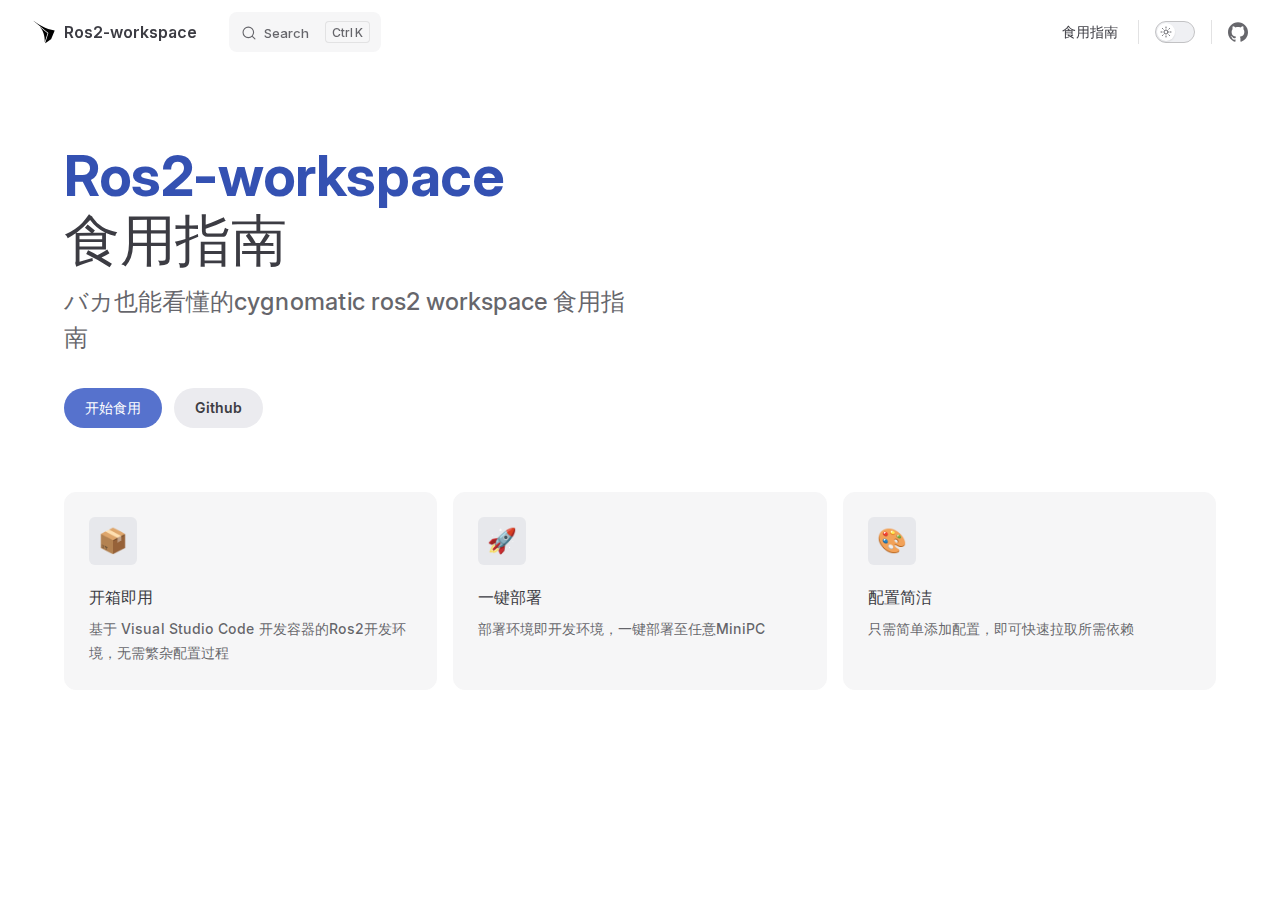
<file: index.html>
<!DOCTYPE html>
<html lang="en-US" dir="ltr">
  <head>
    <meta charset="utf-8">
    <meta name="viewport" content="width=device-width,initial-scale=1">
    <title>Ros2-workspace</title>
    <meta name="description" content="Cygnomatic ros2-workspace docs">
    <meta name="generator" content="VitePress v1.5.0">
    <link rel="preload stylesheet" href="/assets/style.sMbq-5Zm.css" as="style">
    <link rel="preload stylesheet" href="/vp-icons.css" as="style">
    
    <script type="module" src="/assets/app.CBcvns5Y.js"></script>
    <link rel="preload" href="/assets/inter-roman-latin.Di8DUHzh.woff2" as="font" type="font/woff2" crossorigin="">
    <link rel="modulepreload" href="/assets/chunks/theme.aXFnfp4l.js">
    <link rel="modulepreload" href="/assets/chunks/framework.BQmytedh.js">
    <link rel="modulepreload" href="/assets/index.md.hIbqUQxw.lean.js">
    <link rel="icon" href="/favicon.ico">
    <script id="check-dark-mode">(()=>{const e=localStorage.getItem("vitepress-theme-appearance")||"auto",a=window.matchMedia("(prefers-color-scheme: dark)").matches;(!e||e==="auto"?a:e==="dark")&&document.documentElement.classList.add("dark")})();</script>
    <script id="check-mac-os">document.documentElement.classList.toggle("mac",/Mac|iPhone|iPod|iPad/i.test(navigator.platform));</script>
  </head>
  <body>
    <div id="app"><div class="Layout" data-v-e82b0478><!--[--><!--]--><!--[--><span tabindex="-1" data-v-95e4e91c></span><a href="#VPContent" class="VPSkipLink visually-hidden" data-v-95e4e91c> Skip to content </a><!--]--><!----><header class="VPNav" data-v-e82b0478 data-v-8c670eef><div class="VPNavBar" data-v-8c670eef data-v-f1cc7ac9><div class="wrapper" data-v-f1cc7ac9><div class="container" data-v-f1cc7ac9><div class="title" data-v-f1cc7ac9><div class="VPNavBarTitle" data-v-f1cc7ac9 data-v-706b8a92><a class="title" href="/" data-v-706b8a92><!--[--><!--]--><!--[--><!--[--><!--[--><img class="VPImage dark logo" src="/cyg_logo_light_large.svg" alt data-v-ee1fe0a4><!--]--><!--[--><img class="VPImage light logo" src="/cyg_logo_dark_large.svg" alt data-v-ee1fe0a4><!--]--><!--]--><!--]--><span data-v-706b8a92>Ros2-workspace</span><!--[--><!--]--></a></div></div><div class="content" data-v-f1cc7ac9><div class="content-body" data-v-f1cc7ac9><!--[--><!--]--><div class="VPNavBarSearch search" data-v-f1cc7ac9><!--[--><!----><div id="local-search"><button type="button" class="DocSearch DocSearch-Button" aria-label="Search"><span class="DocSearch-Button-Container"><span class="vp-icon DocSearch-Search-Icon"></span><span class="DocSearch-Button-Placeholder">Search</span></span><span class="DocSearch-Button-Keys"><kbd class="DocSearch-Button-Key"></kbd><kbd class="DocSearch-Button-Key">K</kbd></span></button></div><!--]--></div><nav aria-labelledby="main-nav-aria-label" class="VPNavBarMenu menu" data-v-f1cc7ac9 data-v-c7dd21cc><span id="main-nav-aria-label" class="visually-hidden" data-v-c7dd21cc> Main Navigation </span><!--[--><!--[--><a class="VPLink link VPNavBarMenuLink" href="/start/concepts.html" tabindex="0" data-v-c7dd21cc data-v-7ca42efb><!--[--><span data-v-7ca42efb>食用指南</span><!--]--></a><!--]--><!--]--></nav><!----><div class="VPNavBarAppearance appearance" data-v-f1cc7ac9 data-v-915670bf><button class="VPSwitch VPSwitchAppearance" type="button" role="switch" title aria-checked="false" data-v-915670bf data-v-f9f47021 data-v-7a4da74b><span class="check" data-v-7a4da74b><span class="icon" data-v-7a4da74b><!--[--><span class="vpi-sun sun" data-v-f9f47021></span><span class="vpi-moon moon" data-v-f9f47021></span><!--]--></span></span></button></div><div class="VPSocialLinks VPNavBarSocialLinks social-links" data-v-f1cc7ac9 data-v-561d04be data-v-c9628203><!--[--><a class="VPSocialLink no-icon" href="https://github.com/cygnomatic/ros2-workspace" aria-label="github" target="_blank" rel="noopener" data-v-c9628203 data-v-3f83907b><span class="vpi-social-github"></span></a><!--]--></div><div class="VPFlyout VPNavBarExtra extra" data-v-f1cc7ac9 data-v-266ae973 data-v-13cdd73a><button type="button" class="button" aria-haspopup="true" aria-expanded="false" aria-label="extra navigation" data-v-13cdd73a><span class="vpi-more-horizontal icon" data-v-13cdd73a></span></button><div class="menu" data-v-13cdd73a><div class="VPMenu" data-v-13cdd73a data-v-782d28ee><!----><!--[--><!--[--><!----><div class="group" data-v-266ae973><div class="item appearance" data-v-266ae973><p class="label" data-v-266ae973>Appearance</p><div class="appearance-action" data-v-266ae973><button class="VPSwitch VPSwitchAppearance" type="button" role="switch" title aria-checked="false" data-v-266ae973 data-v-f9f47021 data-v-7a4da74b><span class="check" data-v-7a4da74b><span class="icon" data-v-7a4da74b><!--[--><span class="vpi-sun sun" data-v-f9f47021></span><span class="vpi-moon moon" data-v-f9f47021></span><!--]--></span></span></button></div></div></div><div class="group" data-v-266ae973><div class="item social-links" data-v-266ae973><div class="VPSocialLinks social-links-list" data-v-266ae973 data-v-c9628203><!--[--><a class="VPSocialLink no-icon" href="https://github.com/cygnomatic/ros2-workspace" aria-label="github" target="_blank" rel="noopener" data-v-c9628203 data-v-3f83907b><span class="vpi-social-github"></span></a><!--]--></div></div></div><!--]--><!--]--></div></div></div><!--[--><!--]--><button type="button" class="VPNavBarHamburger hamburger" aria-label="mobile navigation" aria-expanded="false" aria-controls="VPNavScreen" data-v-f1cc7ac9 data-v-4d8ad16d><span class="container" data-v-4d8ad16d><span class="top" data-v-4d8ad16d></span><span class="middle" data-v-4d8ad16d></span><span class="bottom" data-v-4d8ad16d></span></span></button></div></div></div></div><div class="divider" data-v-f1cc7ac9><div class="divider-line" data-v-f1cc7ac9></div></div></div><!----></header><!----><!----><div class="VPContent is-home" id="VPContent" data-v-e82b0478 data-v-91af4e23><div class="VPHome" data-v-91af4e23 data-v-e6230964><!--[--><!--]--><div class="VPHero VPHomeHero" data-v-e6230964 data-v-5a9055cc><div class="container" data-v-5a9055cc><div class="main" data-v-5a9055cc><!--[--><!--]--><!--[--><h1 class="name" data-v-5a9055cc><span class="clip" data-v-5a9055cc>Ros2-workspace</span></h1><p class="text" data-v-5a9055cc>食用指南</p><p class="tagline" data-v-5a9055cc>バカ也能看懂的cygnomatic ros2 workspace 食用指南</p><!--]--><!--[--><!--]--><div class="actions" data-v-5a9055cc><!--[--><div class="action" data-v-5a9055cc><a class="VPButton medium brand" href="/start/concepts.html" data-v-5a9055cc data-v-2e74366f>开始食用</a></div><div class="action" data-v-5a9055cc><a class="VPButton medium alt" href="https://github.com/cygnomatic/ros2-workspace" target="_blank" rel="noreferrer" data-v-5a9055cc data-v-2e74366f>Github</a></div><!--]--></div><!--[--><!--]--></div><!----></div></div><!--[--><!--]--><!--[--><!--]--><div class="VPFeatures VPHomeFeatures" data-v-e6230964 data-v-10b72ba9><div class="container" data-v-10b72ba9><div class="items" data-v-10b72ba9><!--[--><div class="grid-3 item" data-v-10b72ba9><div class="VPLink no-icon VPFeature" data-v-10b72ba9 data-v-44115374><!--[--><article class="box" data-v-44115374><div class="icon" data-v-44115374>📦</div><h2 class="title" data-v-44115374>开箱即用</h2><p class="details" data-v-44115374>基于 Visual Studio Code 开发容器的Ros2开发环境，无需繁杂配置过程</p><!----></article><!--]--></div></div><div class="grid-3 item" data-v-10b72ba9><div class="VPLink no-icon VPFeature" data-v-10b72ba9 data-v-44115374><!--[--><article class="box" data-v-44115374><div class="icon" data-v-44115374>🚀</div><h2 class="title" data-v-44115374>一键部署</h2><p class="details" data-v-44115374>部署环境即开发环境，一键部署至任意MiniPC</p><!----></article><!--]--></div></div><div class="grid-3 item" data-v-10b72ba9><div class="VPLink no-icon VPFeature" data-v-10b72ba9 data-v-44115374><!--[--><article class="box" data-v-44115374><div class="icon" data-v-44115374>🎨</div><h2 class="title" data-v-44115374>配置简洁</h2><p class="details" data-v-44115374>只需简单添加配置，即可快速拉取所需依赖</p><!----></article><!--]--></div></div><!--]--></div></div></div><!--[--><!--]--><div class="vp-doc container" style="" data-v-e6230964 data-v-4c4d0af7><!--[--><div style="position:relative;" data-v-e6230964><div></div></div><!--]--></div></div></div><!----><!--[--><!--]--></div></div>
    <script>window.__VP_HASH_MAP__=JSON.parse("{\"develop_design.md\":\"DFY5a4vG\",\"develop_pipeline.md\":\"Y5m666VE\",\"develop_struct.md\":\"B1zZjRy_\",\"index.md\":\"hIbqUQxw\",\"start_advanced-settings.md\":\"BD0MgNu6\",\"start_concepts.md\":\"Dw0FQJXg\",\"start_quick-start.md\":\"DQOk5LY9\",\"start_usage.md\":\"aKYZF414\"}");function deserializeFunctions(r){return Array.isArray(r)?r.map(deserializeFunctions):typeof r=="object"&&r!==null?Object.keys(r).reduce((t,n)=>(t[n]=deserializeFunctions(r[n]),t),{}):typeof r=="string"&&r.startsWith("_vp-fn_")?new Function(`return ${r.slice(7)}`)():r};window.__VP_SITE_DATA__=deserializeFunctions(JSON.parse("{\"lang\":\"en-US\",\"dir\":\"ltr\",\"title\":\"Ros2-workspace\",\"description\":\"Cygnomatic ros2-workspace docs\",\"base\":\"/\",\"head\":[],\"router\":{\"prefetchLinks\":true},\"appearance\":true,\"themeConfig\":{\"nav\":[{\"text\":\"食用指南\",\"link\":\"/start/concepts\",\"activeMatch\":\"/start\"}],\"sidebar\":[{\"text\":\"开始食用\",\"items\":[{\"text\":\"概念\",\"link\":\"/start/concepts\"},{\"text\":\"快速开始\",\"link\":\"/start/quick-start\"},{\"text\":\"如何使用\",\"link\":\"/start/usage\"},{\"text\":\"高级设置\",\"link\":\"/start/advanced-settings\"}]},{\"text\":\"开发指南\",\"items\":[{\"text\":\"分层设计\",\"link\":\"/develop/design\"},{\"text\":\"仓库结构\",\"link\":\"/develop/struct\"},{\"text\":\"完整工作流程\",\"link\":\"/develop/pipeline\"}]},{\"text\":\"参考\",\"items\":[{\"text\":\"借助 Visual Studio Code 将 Docker 容器用作开发环境\",\"link\":\"https://learn.microsoft.com/zh-cn/training/modules/use-docker-container-dev-env-vs-code/\"},{\"text\":\"Developing inside a Container\",\"link\":\"https://code.visualstudio.com/docs/devcontainers/containers\"},{\"text\":\"ros2-workspace README.md\",\"link\":\"https://github.com/cygnomatic/ros2-workspace/blob/main/README.md\"},{\"text\":\"athackst/vscode_ros2_workspace\",\"link\":\"https://github.com/athackst/vscode_ros2_workspace\"}]}],\"socialLinks\":[{\"icon\":\"github\",\"link\":\"https://github.com/cygnomatic/ros2-workspace\"}],\"editLink\":{\"pattern\":\"_vp-fn_({ filePath }) => {\\n        if (filePath.startsWith(\\\"packages/\\\")) {\\n          return `https://github.com/cygnomatic/ros2-workspace-docs/edit/main/${filePath}`;\\n        } else {\\n          return `https://github.com/cygnomatic/ros2-workspace-docs/edit/main/docs/${filePath}`;\\n        }\\n      }\"},\"search\":{\"provider\":\"local\"},\"logo\":{\"light\":\"/cyg_logo_dark_large.svg\",\"dark\":\"/cyg_logo_light_large.svg\"}},\"locales\":{},\"scrollOffset\":134,\"cleanUrls\":false}"));</script>
    
  </body>
</html>
</file>
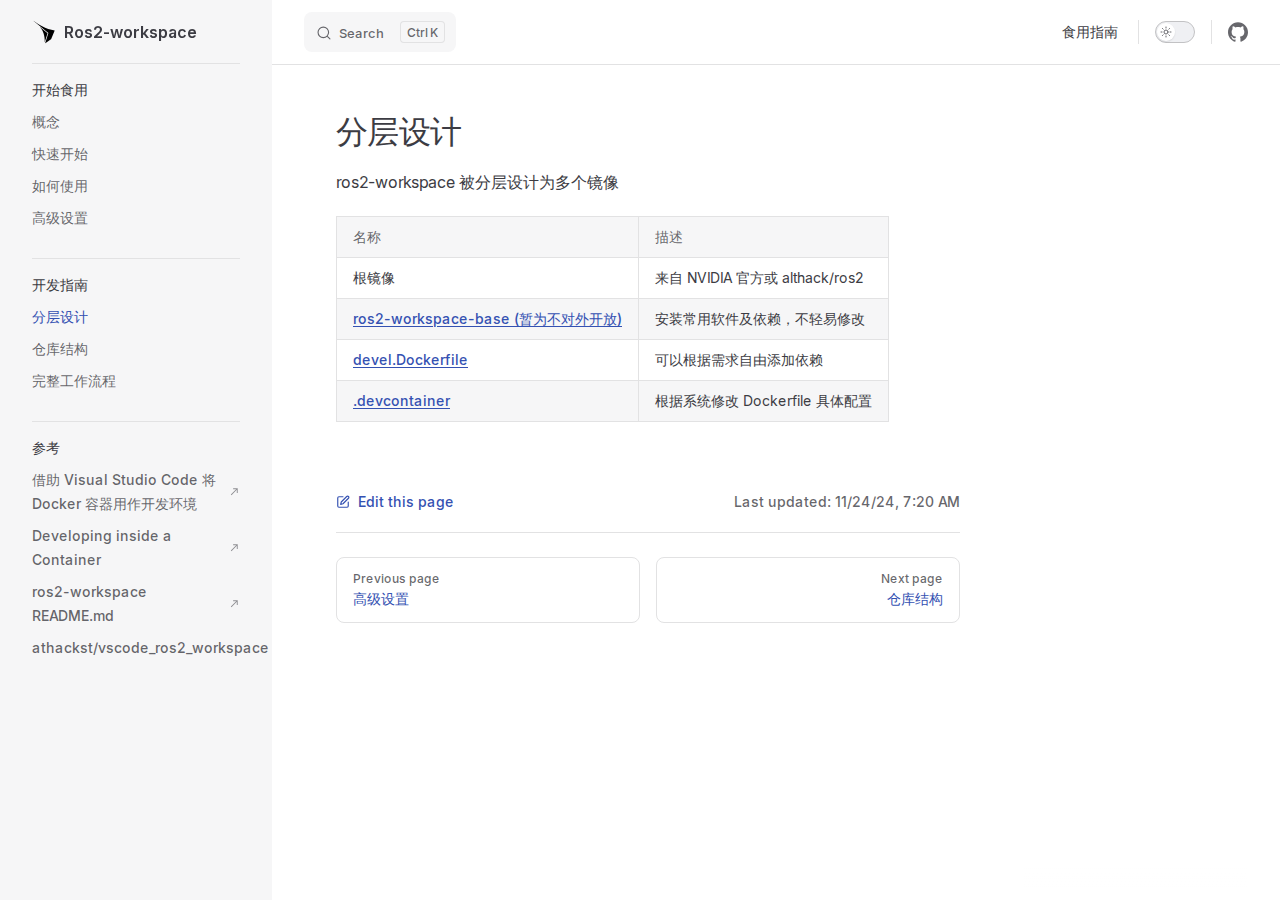
<file: develop/design.html>
<!DOCTYPE html>
<html lang="en-US" dir="ltr">
  <head>
    <meta charset="utf-8">
    <meta name="viewport" content="width=device-width,initial-scale=1">
    <title>分层设计 | Ros2-workspace</title>
    <meta name="description" content="Cygnomatic ros2-workspace docs">
    <meta name="generator" content="VitePress v1.5.0">
    <link rel="preload stylesheet" href="/assets/style.sMbq-5Zm.css" as="style">
    <link rel="preload stylesheet" href="/vp-icons.css" as="style">
    
    <script type="module" src="/assets/app.CBcvns5Y.js"></script>
    <link rel="preload" href="/assets/inter-roman-latin.Di8DUHzh.woff2" as="font" type="font/woff2" crossorigin="">
    <link rel="modulepreload" href="/assets/chunks/theme.aXFnfp4l.js">
    <link rel="modulepreload" href="/assets/chunks/framework.BQmytedh.js">
    <link rel="modulepreload" href="/assets/develop_design.md.DFY5a4vG.lean.js">
    <link rel="icon" href="/favicon.ico">
    <script id="check-dark-mode">(()=>{const e=localStorage.getItem("vitepress-theme-appearance")||"auto",a=window.matchMedia("(prefers-color-scheme: dark)").matches;(!e||e==="auto"?a:e==="dark")&&document.documentElement.classList.add("dark")})();</script>
    <script id="check-mac-os">document.documentElement.classList.toggle("mac",/Mac|iPhone|iPod|iPad/i.test(navigator.platform));</script>
  </head>
  <body>
    <div id="app"><div class="Layout" data-v-e82b0478><!--[--><!--]--><!--[--><span tabindex="-1" data-v-95e4e91c></span><a href="#VPContent" class="VPSkipLink visually-hidden" data-v-95e4e91c> Skip to content </a><!--]--><!----><header class="VPNav" data-v-e82b0478 data-v-8c670eef><div class="VPNavBar" data-v-8c670eef data-v-f1cc7ac9><div class="wrapper" data-v-f1cc7ac9><div class="container" data-v-f1cc7ac9><div class="title" data-v-f1cc7ac9><div class="VPNavBarTitle has-sidebar" data-v-f1cc7ac9 data-v-706b8a92><a class="title" href="/" data-v-706b8a92><!--[--><!--]--><!--[--><!--[--><!--[--><img class="VPImage dark logo" src="/cyg_logo_light_large.svg" alt data-v-ee1fe0a4><!--]--><!--[--><img class="VPImage light logo" src="/cyg_logo_dark_large.svg" alt data-v-ee1fe0a4><!--]--><!--]--><!--]--><span data-v-706b8a92>Ros2-workspace</span><!--[--><!--]--></a></div></div><div class="content" data-v-f1cc7ac9><div class="content-body" data-v-f1cc7ac9><!--[--><!--]--><div class="VPNavBarSearch search" data-v-f1cc7ac9><!--[--><!----><div id="local-search"><button type="button" class="DocSearch DocSearch-Button" aria-label="Search"><span class="DocSearch-Button-Container"><span class="vp-icon DocSearch-Search-Icon"></span><span class="DocSearch-Button-Placeholder">Search</span></span><span class="DocSearch-Button-Keys"><kbd class="DocSearch-Button-Key"></kbd><kbd class="DocSearch-Button-Key">K</kbd></span></button></div><!--]--></div><nav aria-labelledby="main-nav-aria-label" class="VPNavBarMenu menu" data-v-f1cc7ac9 data-v-c7dd21cc><span id="main-nav-aria-label" class="visually-hidden" data-v-c7dd21cc> Main Navigation </span><!--[--><!--[--><a class="VPLink link VPNavBarMenuLink" href="/start/concepts.html" tabindex="0" data-v-c7dd21cc data-v-7ca42efb><!--[--><span data-v-7ca42efb>食用指南</span><!--]--></a><!--]--><!--]--></nav><!----><div class="VPNavBarAppearance appearance" data-v-f1cc7ac9 data-v-915670bf><button class="VPSwitch VPSwitchAppearance" type="button" role="switch" title aria-checked="false" data-v-915670bf data-v-f9f47021 data-v-7a4da74b><span class="check" data-v-7a4da74b><span class="icon" data-v-7a4da74b><!--[--><span class="vpi-sun sun" data-v-f9f47021></span><span class="vpi-moon moon" data-v-f9f47021></span><!--]--></span></span></button></div><div class="VPSocialLinks VPNavBarSocialLinks social-links" data-v-f1cc7ac9 data-v-561d04be data-v-c9628203><!--[--><a class="VPSocialLink no-icon" href="https://github.com/cygnomatic/ros2-workspace" aria-label="github" target="_blank" rel="noopener" data-v-c9628203 data-v-3f83907b><span class="vpi-social-github"></span></a><!--]--></div><div class="VPFlyout VPNavBarExtra extra" data-v-f1cc7ac9 data-v-266ae973 data-v-13cdd73a><button type="button" class="button" aria-haspopup="true" aria-expanded="false" aria-label="extra navigation" data-v-13cdd73a><span class="vpi-more-horizontal icon" data-v-13cdd73a></span></button><div class="menu" data-v-13cdd73a><div class="VPMenu" data-v-13cdd73a data-v-782d28ee><!----><!--[--><!--[--><!----><div class="group" data-v-266ae973><div class="item appearance" data-v-266ae973><p class="label" data-v-266ae973>Appearance</p><div class="appearance-action" data-v-266ae973><button class="VPSwitch VPSwitchAppearance" type="button" role="switch" title aria-checked="false" data-v-266ae973 data-v-f9f47021 data-v-7a4da74b><span class="check" data-v-7a4da74b><span class="icon" data-v-7a4da74b><!--[--><span class="vpi-sun sun" data-v-f9f47021></span><span class="vpi-moon moon" data-v-f9f47021></span><!--]--></span></span></button></div></div></div><div class="group" data-v-266ae973><div class="item social-links" data-v-266ae973><div class="VPSocialLinks social-links-list" data-v-266ae973 data-v-c9628203><!--[--><a class="VPSocialLink no-icon" href="https://github.com/cygnomatic/ros2-workspace" aria-label="github" target="_blank" rel="noopener" data-v-c9628203 data-v-3f83907b><span class="vpi-social-github"></span></a><!--]--></div></div></div><!--]--><!--]--></div></div></div><!--[--><!--]--><button type="button" class="VPNavBarHamburger hamburger" aria-label="mobile navigation" aria-expanded="false" aria-controls="VPNavScreen" data-v-f1cc7ac9 data-v-4d8ad16d><span class="container" data-v-4d8ad16d><span class="top" data-v-4d8ad16d></span><span class="middle" data-v-4d8ad16d></span><span class="bottom" data-v-4d8ad16d></span></span></button></div></div></div></div><div class="divider" data-v-f1cc7ac9><div class="divider-line" data-v-f1cc7ac9></div></div></div><!----></header><div class="VPLocalNav has-sidebar empty" data-v-e82b0478 data-v-8e7ffb7c><div class="container" data-v-8e7ffb7c><button class="menu" aria-expanded="false" aria-controls="VPSidebarNav" data-v-8e7ffb7c><span class="vpi-align-left menu-icon" data-v-8e7ffb7c></span><span class="menu-text" data-v-8e7ffb7c>Menu</span></button><div class="VPLocalNavOutlineDropdown" style="--vp-vh:0px;" data-v-8e7ffb7c data-v-6d360d95><button data-v-6d360d95>Return to top</button><!----></div></div></div><aside class="VPSidebar" data-v-e82b0478 data-v-815c4c2d><div class="curtain" data-v-815c4c2d></div><nav class="nav" id="VPSidebarNav" aria-labelledby="sidebar-aria-label" tabindex="-1" data-v-815c4c2d><span class="visually-hidden" id="sidebar-aria-label" data-v-815c4c2d> Sidebar Navigation </span><!--[--><!--]--><!--[--><div class="no-transition group" data-v-82ed0220><section class="VPSidebarItem level-0" data-v-82ed0220 data-v-8f293ade><div class="item" role="button" tabindex="0" data-v-8f293ade><div class="indicator" data-v-8f293ade></div><h2 class="text" data-v-8f293ade>开始食用</h2><!----></div><div class="items" data-v-8f293ade><!--[--><div class="VPSidebarItem level-1 is-link" data-v-8f293ade data-v-8f293ade><div class="item" data-v-8f293ade><div class="indicator" data-v-8f293ade></div><a class="VPLink link link" href="/start/concepts.html" data-v-8f293ade><!--[--><p class="text" data-v-8f293ade>概念</p><!--]--></a><!----></div><!----></div><div class="VPSidebarItem level-1 is-link" data-v-8f293ade data-v-8f293ade><div class="item" data-v-8f293ade><div class="indicator" data-v-8f293ade></div><a class="VPLink link link" href="/start/quick-start.html" data-v-8f293ade><!--[--><p class="text" data-v-8f293ade>快速开始</p><!--]--></a><!----></div><!----></div><div class="VPSidebarItem level-1 is-link" data-v-8f293ade data-v-8f293ade><div class="item" data-v-8f293ade><div class="indicator" data-v-8f293ade></div><a class="VPLink link link" href="/start/usage.html" data-v-8f293ade><!--[--><p class="text" data-v-8f293ade>如何使用</p><!--]--></a><!----></div><!----></div><div class="VPSidebarItem level-1 is-link" data-v-8f293ade data-v-8f293ade><div class="item" data-v-8f293ade><div class="indicator" data-v-8f293ade></div><a class="VPLink link link" href="/start/advanced-settings.html" data-v-8f293ade><!--[--><p class="text" data-v-8f293ade>高级设置</p><!--]--></a><!----></div><!----></div><!--]--></div></section></div><div class="no-transition group" data-v-82ed0220><section class="VPSidebarItem level-0 has-active" data-v-82ed0220 data-v-8f293ade><div class="item" role="button" tabindex="0" data-v-8f293ade><div class="indicator" data-v-8f293ade></div><h2 class="text" data-v-8f293ade>开发指南</h2><!----></div><div class="items" data-v-8f293ade><!--[--><div class="VPSidebarItem level-1 is-link" data-v-8f293ade data-v-8f293ade><div class="item" data-v-8f293ade><div class="indicator" data-v-8f293ade></div><a class="VPLink link link" href="/develop/design.html" data-v-8f293ade><!--[--><p class="text" data-v-8f293ade>分层设计</p><!--]--></a><!----></div><!----></div><div class="VPSidebarItem level-1 is-link" data-v-8f293ade data-v-8f293ade><div class="item" data-v-8f293ade><div class="indicator" data-v-8f293ade></div><a class="VPLink link link" href="/develop/struct.html" data-v-8f293ade><!--[--><p class="text" data-v-8f293ade>仓库结构</p><!--]--></a><!----></div><!----></div><div class="VPSidebarItem level-1 is-link" data-v-8f293ade data-v-8f293ade><div class="item" data-v-8f293ade><div class="indicator" data-v-8f293ade></div><a class="VPLink link link" href="/develop/pipeline.html" data-v-8f293ade><!--[--><p class="text" data-v-8f293ade>完整工作流程</p><!--]--></a><!----></div><!----></div><!--]--></div></section></div><div class="no-transition group" data-v-82ed0220><section class="VPSidebarItem level-0" data-v-82ed0220 data-v-8f293ade><div class="item" role="button" tabindex="0" data-v-8f293ade><div class="indicator" data-v-8f293ade></div><h2 class="text" data-v-8f293ade>参考</h2><!----></div><div class="items" data-v-8f293ade><!--[--><div class="VPSidebarItem level-1 is-link" data-v-8f293ade data-v-8f293ade><div class="item" data-v-8f293ade><div class="indicator" data-v-8f293ade></div><a class="VPLink link vp-external-link-icon link" href="https://learn.microsoft.com/zh-cn/training/modules/use-docker-container-dev-env-vs-code/" target="_blank" rel="noreferrer" data-v-8f293ade><!--[--><p class="text" data-v-8f293ade>借助 Visual Studio Code 将 Docker 容器用作开发环境</p><!--]--></a><!----></div><!----></div><div class="VPSidebarItem level-1 is-link" data-v-8f293ade data-v-8f293ade><div class="item" data-v-8f293ade><div class="indicator" data-v-8f293ade></div><a class="VPLink link vp-external-link-icon link" href="https://code.visualstudio.com/docs/devcontainers/containers" target="_blank" rel="noreferrer" data-v-8f293ade><!--[--><p class="text" data-v-8f293ade>Developing inside a Container</p><!--]--></a><!----></div><!----></div><div class="VPSidebarItem level-1 is-link" data-v-8f293ade data-v-8f293ade><div class="item" data-v-8f293ade><div class="indicator" data-v-8f293ade></div><a class="VPLink link vp-external-link-icon link" href="https://github.com/cygnomatic/ros2-workspace/blob/main/README.md" target="_blank" rel="noreferrer" data-v-8f293ade><!--[--><p class="text" data-v-8f293ade>ros2-workspace README.md</p><!--]--></a><!----></div><!----></div><div class="VPSidebarItem level-1 is-link" data-v-8f293ade data-v-8f293ade><div class="item" data-v-8f293ade><div class="indicator" data-v-8f293ade></div><a class="VPLink link vp-external-link-icon link" href="https://github.com/athackst/vscode_ros2_workspace" target="_blank" rel="noreferrer" data-v-8f293ade><!--[--><p class="text" data-v-8f293ade>athackst/vscode_ros2_workspace</p><!--]--></a><!----></div><!----></div><!--]--></div></section></div><!--]--><!--[--><!--]--></nav></aside><div class="VPContent has-sidebar" id="VPContent" data-v-e82b0478 data-v-91af4e23><div class="VPDoc has-sidebar has-aside" data-v-91af4e23 data-v-fca15d40><!--[--><!--]--><div class="container" data-v-fca15d40><div class="aside" data-v-fca15d40><div class="aside-curtain" data-v-fca15d40></div><div class="aside-container" data-v-fca15d40><div class="aside-content" data-v-fca15d40><div class="VPDocAside" data-v-fca15d40 data-v-ec239fac><!--[--><!--]--><!--[--><!--]--><nav aria-labelledby="doc-outline-aria-label" class="VPDocAsideOutline" data-v-ec239fac data-v-c0dee88f><div class="content" data-v-c0dee88f><div class="outline-marker" data-v-c0dee88f></div><div aria-level="2" class="outline-title" id="doc-outline-aria-label" role="heading" data-v-c0dee88f>On this page</div><ul class="VPDocOutlineItem root" data-v-c0dee88f data-v-369db6a8><!--[--><!--]--></ul></div></nav><!--[--><!--]--><div class="spacer" data-v-ec239fac></div><!--[--><!--]--><!----><!--[--><!--]--><!--[--><!--]--></div></div></div></div><div class="content" data-v-fca15d40><div class="content-container" data-v-fca15d40><!--[--><!--]--><main class="main" data-v-fca15d40><div style="position:relative;" class="vp-doc _develop_design" data-v-fca15d40><div><h1 id="分层设计" tabindex="-1">分层设计 <a class="header-anchor" href="#分层设计" aria-label="Permalink to &quot;分层设计&quot;">​</a></h1><p>ros2-workspace 被分层设计为多个镜像</p><table tabindex="0"><thead><tr><th>名称</th><th>描述</th></tr></thead><tbody><tr><td>根镜像</td><td>来自 NVIDIA 官方或 althack/ros2</td></tr><tr><td><a href="https://github.com/cygnomatic/ros2-workspace-base" target="_blank" rel="noreferrer">ros2-workspace-base (暂为不对外开放)</a></td><td>安装常用软件及依赖，不轻易修改</td></tr><tr><td><a href="https://github.com/cygnomatic/ros2-workspace/tree/main/.workspace/dockerfiles" target="_blank" rel="noreferrer">devel.Dockerfile</a></td><td>可以根据需求自由添加依赖</td></tr><tr><td><a href="https://github.com/cygnomatic/ros2-workspace/blob/main/.devcontainer" target="_blank" rel="noreferrer">.devcontainer</a></td><td>根据系统修改 Dockerfile 具体配置</td></tr></tbody></table></div></div></main><footer class="VPDocFooter" data-v-fca15d40 data-v-ce8ba144><!--[--><!--]--><div class="edit-info" data-v-ce8ba144><div class="edit-link" data-v-ce8ba144><a class="VPLink link vp-external-link-icon no-icon edit-link-button" href="https://github.com/cygnomatic/ros2-workspace-docs/edit/main/docs/develop/design.md" target="_blank" rel="noreferrer" data-v-ce8ba144><!--[--><span class="vpi-square-pen edit-link-icon" data-v-ce8ba144></span> Edit this page<!--]--></a></div><div class="last-updated" data-v-ce8ba144><p class="VPLastUpdated" data-v-ce8ba144 data-v-93a4bf6c>Last updated: <time datetime="2024-11-24T07:20:20.000Z" data-v-93a4bf6c></time></p></div></div><nav class="prev-next" aria-labelledby="doc-footer-aria-label" data-v-ce8ba144><span class="visually-hidden" id="doc-footer-aria-label" data-v-ce8ba144>Pager</span><div class="pager" data-v-ce8ba144><a class="VPLink link pager-link prev" href="/start/advanced-settings.html" data-v-ce8ba144><!--[--><span class="desc" data-v-ce8ba144>Previous page</span><span class="title" data-v-ce8ba144>高级设置</span><!--]--></a></div><div class="pager" data-v-ce8ba144><a class="VPLink link pager-link next" href="/develop/struct.html" data-v-ce8ba144><!--[--><span class="desc" data-v-ce8ba144>Next page</span><span class="title" data-v-ce8ba144>仓库结构</span><!--]--></a></div></nav></footer><!--[--><!--]--></div></div></div><!--[--><!--]--></div></div><!----><!--[--><!--]--></div></div>
    <script>window.__VP_HASH_MAP__=JSON.parse("{\"develop_design.md\":\"DFY5a4vG\",\"develop_pipeline.md\":\"Y5m666VE\",\"develop_struct.md\":\"B1zZjRy_\",\"index.md\":\"hIbqUQxw\",\"start_advanced-settings.md\":\"BD0MgNu6\",\"start_concepts.md\":\"Dw0FQJXg\",\"start_quick-start.md\":\"DQOk5LY9\",\"start_usage.md\":\"aKYZF414\"}");function deserializeFunctions(r){return Array.isArray(r)?r.map(deserializeFunctions):typeof r=="object"&&r!==null?Object.keys(r).reduce((t,n)=>(t[n]=deserializeFunctions(r[n]),t),{}):typeof r=="string"&&r.startsWith("_vp-fn_")?new Function(`return ${r.slice(7)}`)():r};window.__VP_SITE_DATA__=deserializeFunctions(JSON.parse("{\"lang\":\"en-US\",\"dir\":\"ltr\",\"title\":\"Ros2-workspace\",\"description\":\"Cygnomatic ros2-workspace docs\",\"base\":\"/\",\"head\":[],\"router\":{\"prefetchLinks\":true},\"appearance\":true,\"themeConfig\":{\"nav\":[{\"text\":\"食用指南\",\"link\":\"/start/concepts\",\"activeMatch\":\"/start\"}],\"sidebar\":[{\"text\":\"开始食用\",\"items\":[{\"text\":\"概念\",\"link\":\"/start/concepts\"},{\"text\":\"快速开始\",\"link\":\"/start/quick-start\"},{\"text\":\"如何使用\",\"link\":\"/start/usage\"},{\"text\":\"高级设置\",\"link\":\"/start/advanced-settings\"}]},{\"text\":\"开发指南\",\"items\":[{\"text\":\"分层设计\",\"link\":\"/develop/design\"},{\"text\":\"仓库结构\",\"link\":\"/develop/struct\"},{\"text\":\"完整工作流程\",\"link\":\"/develop/pipeline\"}]},{\"text\":\"参考\",\"items\":[{\"text\":\"借助 Visual Studio Code 将 Docker 容器用作开发环境\",\"link\":\"https://learn.microsoft.com/zh-cn/training/modules/use-docker-container-dev-env-vs-code/\"},{\"text\":\"Developing inside a Container\",\"link\":\"https://code.visualstudio.com/docs/devcontainers/containers\"},{\"text\":\"ros2-workspace README.md\",\"link\":\"https://github.com/cygnomatic/ros2-workspace/blob/main/README.md\"},{\"text\":\"athackst/vscode_ros2_workspace\",\"link\":\"https://github.com/athackst/vscode_ros2_workspace\"}]}],\"socialLinks\":[{\"icon\":\"github\",\"link\":\"https://github.com/cygnomatic/ros2-workspace\"}],\"editLink\":{\"pattern\":\"_vp-fn_({ filePath }) => {\\n        if (filePath.startsWith(\\\"packages/\\\")) {\\n          return `https://github.com/cygnomatic/ros2-workspace-docs/edit/main/${filePath}`;\\n        } else {\\n          return `https://github.com/cygnomatic/ros2-workspace-docs/edit/main/docs/${filePath}`;\\n        }\\n      }\"},\"search\":{\"provider\":\"local\"},\"logo\":{\"light\":\"/cyg_logo_dark_large.svg\",\"dark\":\"/cyg_logo_light_large.svg\"}},\"locales\":{},\"scrollOffset\":134,\"cleanUrls\":false}"));</script>
    
  </body>
</html>
</file>
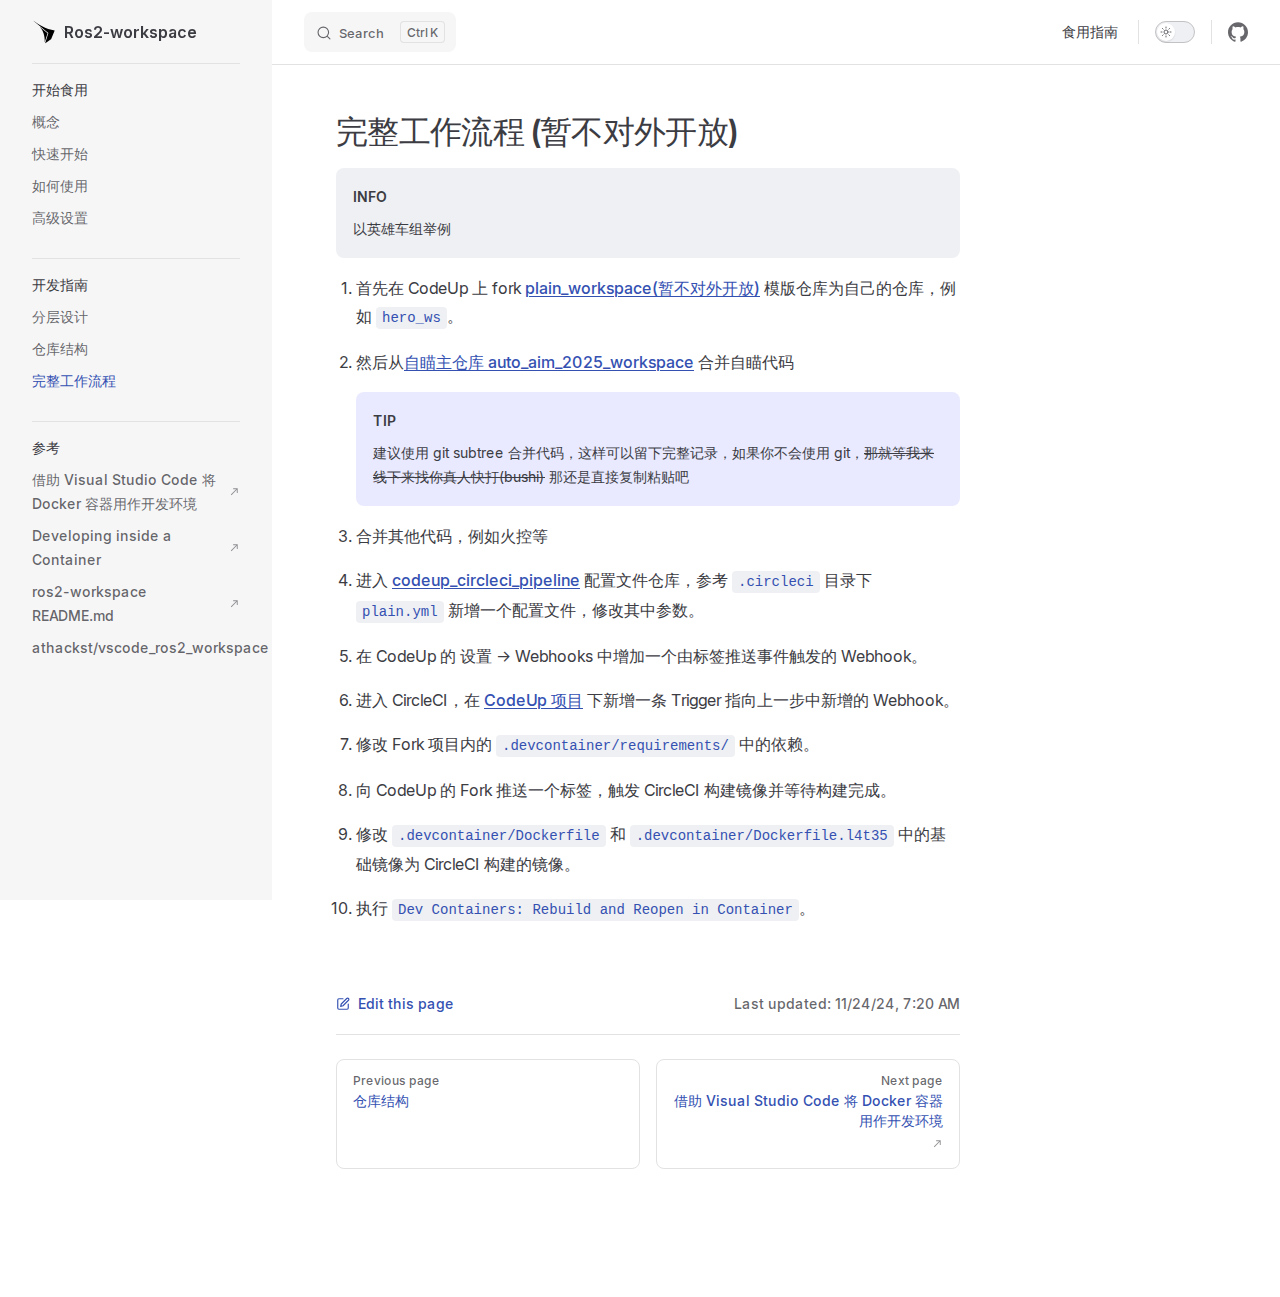
<file: develop/pipeline.html>
<!DOCTYPE html>
<html lang="en-US" dir="ltr">
  <head>
    <meta charset="utf-8">
    <meta name="viewport" content="width=device-width,initial-scale=1">
    <title>完整工作流程 (暂不对外开放) | Ros2-workspace</title>
    <meta name="description" content="Cygnomatic ros2-workspace docs">
    <meta name="generator" content="VitePress v1.5.0">
    <link rel="preload stylesheet" href="/assets/style.sMbq-5Zm.css" as="style">
    <link rel="preload stylesheet" href="/vp-icons.css" as="style">
    
    <script type="module" src="/assets/app.CBcvns5Y.js"></script>
    <link rel="preload" href="/assets/inter-roman-latin.Di8DUHzh.woff2" as="font" type="font/woff2" crossorigin="">
    <link rel="modulepreload" href="/assets/chunks/theme.aXFnfp4l.js">
    <link rel="modulepreload" href="/assets/chunks/framework.BQmytedh.js">
    <link rel="modulepreload" href="/assets/develop_pipeline.md.Y5m666VE.lean.js">
    <link rel="icon" href="/favicon.ico">
    <script id="check-dark-mode">(()=>{const e=localStorage.getItem("vitepress-theme-appearance")||"auto",a=window.matchMedia("(prefers-color-scheme: dark)").matches;(!e||e==="auto"?a:e==="dark")&&document.documentElement.classList.add("dark")})();</script>
    <script id="check-mac-os">document.documentElement.classList.toggle("mac",/Mac|iPhone|iPod|iPad/i.test(navigator.platform));</script>
  </head>
  <body>
    <div id="app"><div class="Layout" data-v-e82b0478><!--[--><!--]--><!--[--><span tabindex="-1" data-v-95e4e91c></span><a href="#VPContent" class="VPSkipLink visually-hidden" data-v-95e4e91c> Skip to content </a><!--]--><!----><header class="VPNav" data-v-e82b0478 data-v-8c670eef><div class="VPNavBar" data-v-8c670eef data-v-f1cc7ac9><div class="wrapper" data-v-f1cc7ac9><div class="container" data-v-f1cc7ac9><div class="title" data-v-f1cc7ac9><div class="VPNavBarTitle has-sidebar" data-v-f1cc7ac9 data-v-706b8a92><a class="title" href="/" data-v-706b8a92><!--[--><!--]--><!--[--><!--[--><!--[--><img class="VPImage dark logo" src="/cyg_logo_light_large.svg" alt data-v-ee1fe0a4><!--]--><!--[--><img class="VPImage light logo" src="/cyg_logo_dark_large.svg" alt data-v-ee1fe0a4><!--]--><!--]--><!--]--><span data-v-706b8a92>Ros2-workspace</span><!--[--><!--]--></a></div></div><div class="content" data-v-f1cc7ac9><div class="content-body" data-v-f1cc7ac9><!--[--><!--]--><div class="VPNavBarSearch search" data-v-f1cc7ac9><!--[--><!----><div id="local-search"><button type="button" class="DocSearch DocSearch-Button" aria-label="Search"><span class="DocSearch-Button-Container"><span class="vp-icon DocSearch-Search-Icon"></span><span class="DocSearch-Button-Placeholder">Search</span></span><span class="DocSearch-Button-Keys"><kbd class="DocSearch-Button-Key"></kbd><kbd class="DocSearch-Button-Key">K</kbd></span></button></div><!--]--></div><nav aria-labelledby="main-nav-aria-label" class="VPNavBarMenu menu" data-v-f1cc7ac9 data-v-c7dd21cc><span id="main-nav-aria-label" class="visually-hidden" data-v-c7dd21cc> Main Navigation </span><!--[--><!--[--><a class="VPLink link VPNavBarMenuLink" href="/start/concepts.html" tabindex="0" data-v-c7dd21cc data-v-7ca42efb><!--[--><span data-v-7ca42efb>食用指南</span><!--]--></a><!--]--><!--]--></nav><!----><div class="VPNavBarAppearance appearance" data-v-f1cc7ac9 data-v-915670bf><button class="VPSwitch VPSwitchAppearance" type="button" role="switch" title aria-checked="false" data-v-915670bf data-v-f9f47021 data-v-7a4da74b><span class="check" data-v-7a4da74b><span class="icon" data-v-7a4da74b><!--[--><span class="vpi-sun sun" data-v-f9f47021></span><span class="vpi-moon moon" data-v-f9f47021></span><!--]--></span></span></button></div><div class="VPSocialLinks VPNavBarSocialLinks social-links" data-v-f1cc7ac9 data-v-561d04be data-v-c9628203><!--[--><a class="VPSocialLink no-icon" href="https://github.com/cygnomatic/ros2-workspace" aria-label="github" target="_blank" rel="noopener" data-v-c9628203 data-v-3f83907b><span class="vpi-social-github"></span></a><!--]--></div><div class="VPFlyout VPNavBarExtra extra" data-v-f1cc7ac9 data-v-266ae973 data-v-13cdd73a><button type="button" class="button" aria-haspopup="true" aria-expanded="false" aria-label="extra navigation" data-v-13cdd73a><span class="vpi-more-horizontal icon" data-v-13cdd73a></span></button><div class="menu" data-v-13cdd73a><div class="VPMenu" data-v-13cdd73a data-v-782d28ee><!----><!--[--><!--[--><!----><div class="group" data-v-266ae973><div class="item appearance" data-v-266ae973><p class="label" data-v-266ae973>Appearance</p><div class="appearance-action" data-v-266ae973><button class="VPSwitch VPSwitchAppearance" type="button" role="switch" title aria-checked="false" data-v-266ae973 data-v-f9f47021 data-v-7a4da74b><span class="check" data-v-7a4da74b><span class="icon" data-v-7a4da74b><!--[--><span class="vpi-sun sun" data-v-f9f47021></span><span class="vpi-moon moon" data-v-f9f47021></span><!--]--></span></span></button></div></div></div><div class="group" data-v-266ae973><div class="item social-links" data-v-266ae973><div class="VPSocialLinks social-links-list" data-v-266ae973 data-v-c9628203><!--[--><a class="VPSocialLink no-icon" href="https://github.com/cygnomatic/ros2-workspace" aria-label="github" target="_blank" rel="noopener" data-v-c9628203 data-v-3f83907b><span class="vpi-social-github"></span></a><!--]--></div></div></div><!--]--><!--]--></div></div></div><!--[--><!--]--><button type="button" class="VPNavBarHamburger hamburger" aria-label="mobile navigation" aria-expanded="false" aria-controls="VPNavScreen" data-v-f1cc7ac9 data-v-4d8ad16d><span class="container" data-v-4d8ad16d><span class="top" data-v-4d8ad16d></span><span class="middle" data-v-4d8ad16d></span><span class="bottom" data-v-4d8ad16d></span></span></button></div></div></div></div><div class="divider" data-v-f1cc7ac9><div class="divider-line" data-v-f1cc7ac9></div></div></div><!----></header><div class="VPLocalNav has-sidebar empty" data-v-e82b0478 data-v-8e7ffb7c><div class="container" data-v-8e7ffb7c><button class="menu" aria-expanded="false" aria-controls="VPSidebarNav" data-v-8e7ffb7c><span class="vpi-align-left menu-icon" data-v-8e7ffb7c></span><span class="menu-text" data-v-8e7ffb7c>Menu</span></button><div class="VPLocalNavOutlineDropdown" style="--vp-vh:0px;" data-v-8e7ffb7c data-v-6d360d95><button data-v-6d360d95>Return to top</button><!----></div></div></div><aside class="VPSidebar" data-v-e82b0478 data-v-815c4c2d><div class="curtain" data-v-815c4c2d></div><nav class="nav" id="VPSidebarNav" aria-labelledby="sidebar-aria-label" tabindex="-1" data-v-815c4c2d><span class="visually-hidden" id="sidebar-aria-label" data-v-815c4c2d> Sidebar Navigation </span><!--[--><!--]--><!--[--><div class="no-transition group" data-v-82ed0220><section class="VPSidebarItem level-0" data-v-82ed0220 data-v-8f293ade><div class="item" role="button" tabindex="0" data-v-8f293ade><div class="indicator" data-v-8f293ade></div><h2 class="text" data-v-8f293ade>开始食用</h2><!----></div><div class="items" data-v-8f293ade><!--[--><div class="VPSidebarItem level-1 is-link" data-v-8f293ade data-v-8f293ade><div class="item" data-v-8f293ade><div class="indicator" data-v-8f293ade></div><a class="VPLink link link" href="/start/concepts.html" data-v-8f293ade><!--[--><p class="text" data-v-8f293ade>概念</p><!--]--></a><!----></div><!----></div><div class="VPSidebarItem level-1 is-link" data-v-8f293ade data-v-8f293ade><div class="item" data-v-8f293ade><div class="indicator" data-v-8f293ade></div><a class="VPLink link link" href="/start/quick-start.html" data-v-8f293ade><!--[--><p class="text" data-v-8f293ade>快速开始</p><!--]--></a><!----></div><!----></div><div class="VPSidebarItem level-1 is-link" data-v-8f293ade data-v-8f293ade><div class="item" data-v-8f293ade><div class="indicator" data-v-8f293ade></div><a class="VPLink link link" href="/start/usage.html" data-v-8f293ade><!--[--><p class="text" data-v-8f293ade>如何使用</p><!--]--></a><!----></div><!----></div><div class="VPSidebarItem level-1 is-link" data-v-8f293ade data-v-8f293ade><div class="item" data-v-8f293ade><div class="indicator" data-v-8f293ade></div><a class="VPLink link link" href="/start/advanced-settings.html" data-v-8f293ade><!--[--><p class="text" data-v-8f293ade>高级设置</p><!--]--></a><!----></div><!----></div><!--]--></div></section></div><div class="no-transition group" data-v-82ed0220><section class="VPSidebarItem level-0 has-active" data-v-82ed0220 data-v-8f293ade><div class="item" role="button" tabindex="0" data-v-8f293ade><div class="indicator" data-v-8f293ade></div><h2 class="text" data-v-8f293ade>开发指南</h2><!----></div><div class="items" data-v-8f293ade><!--[--><div class="VPSidebarItem level-1 is-link" data-v-8f293ade data-v-8f293ade><div class="item" data-v-8f293ade><div class="indicator" data-v-8f293ade></div><a class="VPLink link link" href="/develop/design.html" data-v-8f293ade><!--[--><p class="text" data-v-8f293ade>分层设计</p><!--]--></a><!----></div><!----></div><div class="VPSidebarItem level-1 is-link" data-v-8f293ade data-v-8f293ade><div class="item" data-v-8f293ade><div class="indicator" data-v-8f293ade></div><a class="VPLink link link" href="/develop/struct.html" data-v-8f293ade><!--[--><p class="text" data-v-8f293ade>仓库结构</p><!--]--></a><!----></div><!----></div><div class="VPSidebarItem level-1 is-link" data-v-8f293ade data-v-8f293ade><div class="item" data-v-8f293ade><div class="indicator" data-v-8f293ade></div><a class="VPLink link link" href="/develop/pipeline.html" data-v-8f293ade><!--[--><p class="text" data-v-8f293ade>完整工作流程</p><!--]--></a><!----></div><!----></div><!--]--></div></section></div><div class="no-transition group" data-v-82ed0220><section class="VPSidebarItem level-0" data-v-82ed0220 data-v-8f293ade><div class="item" role="button" tabindex="0" data-v-8f293ade><div class="indicator" data-v-8f293ade></div><h2 class="text" data-v-8f293ade>参考</h2><!----></div><div class="items" data-v-8f293ade><!--[--><div class="VPSidebarItem level-1 is-link" data-v-8f293ade data-v-8f293ade><div class="item" data-v-8f293ade><div class="indicator" data-v-8f293ade></div><a class="VPLink link vp-external-link-icon link" href="https://learn.microsoft.com/zh-cn/training/modules/use-docker-container-dev-env-vs-code/" target="_blank" rel="noreferrer" data-v-8f293ade><!--[--><p class="text" data-v-8f293ade>借助 Visual Studio Code 将 Docker 容器用作开发环境</p><!--]--></a><!----></div><!----></div><div class="VPSidebarItem level-1 is-link" data-v-8f293ade data-v-8f293ade><div class="item" data-v-8f293ade><div class="indicator" data-v-8f293ade></div><a class="VPLink link vp-external-link-icon link" href="https://code.visualstudio.com/docs/devcontainers/containers" target="_blank" rel="noreferrer" data-v-8f293ade><!--[--><p class="text" data-v-8f293ade>Developing inside a Container</p><!--]--></a><!----></div><!----></div><div class="VPSidebarItem level-1 is-link" data-v-8f293ade data-v-8f293ade><div class="item" data-v-8f293ade><div class="indicator" data-v-8f293ade></div><a class="VPLink link vp-external-link-icon link" href="https://github.com/cygnomatic/ros2-workspace/blob/main/README.md" target="_blank" rel="noreferrer" data-v-8f293ade><!--[--><p class="text" data-v-8f293ade>ros2-workspace README.md</p><!--]--></a><!----></div><!----></div><div class="VPSidebarItem level-1 is-link" data-v-8f293ade data-v-8f293ade><div class="item" data-v-8f293ade><div class="indicator" data-v-8f293ade></div><a class="VPLink link vp-external-link-icon link" href="https://github.com/athackst/vscode_ros2_workspace" target="_blank" rel="noreferrer" data-v-8f293ade><!--[--><p class="text" data-v-8f293ade>athackst/vscode_ros2_workspace</p><!--]--></a><!----></div><!----></div><!--]--></div></section></div><!--]--><!--[--><!--]--></nav></aside><div class="VPContent has-sidebar" id="VPContent" data-v-e82b0478 data-v-91af4e23><div class="VPDoc has-sidebar has-aside" data-v-91af4e23 data-v-fca15d40><!--[--><!--]--><div class="container" data-v-fca15d40><div class="aside" data-v-fca15d40><div class="aside-curtain" data-v-fca15d40></div><div class="aside-container" data-v-fca15d40><div class="aside-content" data-v-fca15d40><div class="VPDocAside" data-v-fca15d40 data-v-ec239fac><!--[--><!--]--><!--[--><!--]--><nav aria-labelledby="doc-outline-aria-label" class="VPDocAsideOutline" data-v-ec239fac data-v-c0dee88f><div class="content" data-v-c0dee88f><div class="outline-marker" data-v-c0dee88f></div><div aria-level="2" class="outline-title" id="doc-outline-aria-label" role="heading" data-v-c0dee88f>On this page</div><ul class="VPDocOutlineItem root" data-v-c0dee88f data-v-369db6a8><!--[--><!--]--></ul></div></nav><!--[--><!--]--><div class="spacer" data-v-ec239fac></div><!--[--><!--]--><!----><!--[--><!--]--><!--[--><!--]--></div></div></div></div><div class="content" data-v-fca15d40><div class="content-container" data-v-fca15d40><!--[--><!--]--><main class="main" data-v-fca15d40><div style="position:relative;" class="vp-doc _develop_pipeline" data-v-fca15d40><div><h1 id="完整工作流程-暂不对外开放" tabindex="-1">完整工作流程 (暂不对外开放) <a class="header-anchor" href="#完整工作流程-暂不对外开放" aria-label="Permalink to &quot;完整工作流程 (暂不对外开放)&quot;">​</a></h1><div class="info custom-block github-alert"><p class="custom-block-title">INFO</p><p>以英雄车组举例</p></div><ol><li><p>首先在 CodeUp 上 fork <a href="https://codeup.aliyun.com/cygnomatic/dev_ws/plain_workspace" target="_blank" rel="noreferrer">plain_workspace(暂不对外开放)</a> 模版仓库为自己的仓库，例如 <code>hero_ws</code>。</p></li><li><p>然后从<a href="https://codeup.aliyun.com/cygnomatic/dev_ws/auto_aim_2025_workspace" target="_blank" rel="noreferrer">自瞄主仓库 auto_aim_2025_workspace</a> 合并自瞄代码</p><div class="tip custom-block github-alert"><p class="custom-block-title">TIP</p><p>建议使用 git subtree 合并代码，这样可以留下完整记录，如果你不会使用 git，<s>那就等我来线下来找你真人快打(bushi)</s> 那还是直接复制粘贴吧</p></div></li><li><p>合并其他代码，例如火控等</p></li><li><p>进入 <a href="https://github.com/cygnomatic/codeup_circleci_pipeline" target="_blank" rel="noreferrer">codeup_circleci_pipeline</a> 配置文件仓库，参考 <code>.circleci</code> 目录下 <code>plain.yml</code> 新增一个配置文件，修改其中参数。</p></li><li><p>在 CodeUp 的 设置 -&gt; Webhooks 中增加一个由标签推送事件触发的 Webhook。</p></li><li><p>进入 CircleCI，在 <a href="https://app.circleci.com/settings/project/circleci/17Q1ozw2K91TaCvtghpJuL/Vx7rcs2Lz2dB8uHjKYDeBb/triggers" target="_blank" rel="noreferrer">CodeUp 项目</a> 下新增一条 Trigger 指向上一步中新增的 Webhook。</p></li><li><p>修改 Fork 项目内的 <code>.devcontainer/requirements/</code> 中的依赖。</p></li><li><p>向 CodeUp 的 Fork 推送一个标签，触发 CircleCI 构建镜像并等待构建完成。</p></li><li><p>修改 <code>.devcontainer/Dockerfile</code> 和 <code>.devcontainer/Dockerfile.l4t35</code> 中的基础镜像为 CircleCI 构建的镜像。</p></li><li><p>执行 <code>Dev Containers: Rebuild and Reopen in Container</code>。</p></li></ol></div></div></main><footer class="VPDocFooter" data-v-fca15d40 data-v-ce8ba144><!--[--><!--]--><div class="edit-info" data-v-ce8ba144><div class="edit-link" data-v-ce8ba144><a class="VPLink link vp-external-link-icon no-icon edit-link-button" href="https://github.com/cygnomatic/ros2-workspace-docs/edit/main/docs/develop/pipeline.md" target="_blank" rel="noreferrer" data-v-ce8ba144><!--[--><span class="vpi-square-pen edit-link-icon" data-v-ce8ba144></span> Edit this page<!--]--></a></div><div class="last-updated" data-v-ce8ba144><p class="VPLastUpdated" data-v-ce8ba144 data-v-93a4bf6c>Last updated: <time datetime="2024-11-24T07:20:20.000Z" data-v-93a4bf6c></time></p></div></div><nav class="prev-next" aria-labelledby="doc-footer-aria-label" data-v-ce8ba144><span class="visually-hidden" id="doc-footer-aria-label" data-v-ce8ba144>Pager</span><div class="pager" data-v-ce8ba144><a class="VPLink link pager-link prev" href="/develop/struct.html" data-v-ce8ba144><!--[--><span class="desc" data-v-ce8ba144>Previous page</span><span class="title" data-v-ce8ba144>仓库结构</span><!--]--></a></div><div class="pager" data-v-ce8ba144><a class="VPLink link vp-external-link-icon pager-link next" href="https://learn.microsoft.com/zh-cn/training/modules/use-docker-container-dev-env-vs-code/" target="_blank" rel="noreferrer" data-v-ce8ba144><!--[--><span class="desc" data-v-ce8ba144>Next page</span><span class="title" data-v-ce8ba144>借助 Visual Studio Code 将 Docker 容器用作开发环境</span><!--]--></a></div></nav></footer><!--[--><!--]--></div></div></div><!--[--><!--]--></div></div><!----><!--[--><!--]--></div></div>
    <script>window.__VP_HASH_MAP__=JSON.parse("{\"develop_design.md\":\"DFY5a4vG\",\"develop_pipeline.md\":\"Y5m666VE\",\"develop_struct.md\":\"B1zZjRy_\",\"index.md\":\"hIbqUQxw\",\"start_advanced-settings.md\":\"BD0MgNu6\",\"start_concepts.md\":\"Dw0FQJXg\",\"start_quick-start.md\":\"DQOk5LY9\",\"start_usage.md\":\"aKYZF414\"}");function deserializeFunctions(r){return Array.isArray(r)?r.map(deserializeFunctions):typeof r=="object"&&r!==null?Object.keys(r).reduce((t,n)=>(t[n]=deserializeFunctions(r[n]),t),{}):typeof r=="string"&&r.startsWith("_vp-fn_")?new Function(`return ${r.slice(7)}`)():r};window.__VP_SITE_DATA__=deserializeFunctions(JSON.parse("{\"lang\":\"en-US\",\"dir\":\"ltr\",\"title\":\"Ros2-workspace\",\"description\":\"Cygnomatic ros2-workspace docs\",\"base\":\"/\",\"head\":[],\"router\":{\"prefetchLinks\":true},\"appearance\":true,\"themeConfig\":{\"nav\":[{\"text\":\"食用指南\",\"link\":\"/start/concepts\",\"activeMatch\":\"/start\"}],\"sidebar\":[{\"text\":\"开始食用\",\"items\":[{\"text\":\"概念\",\"link\":\"/start/concepts\"},{\"text\":\"快速开始\",\"link\":\"/start/quick-start\"},{\"text\":\"如何使用\",\"link\":\"/start/usage\"},{\"text\":\"高级设置\",\"link\":\"/start/advanced-settings\"}]},{\"text\":\"开发指南\",\"items\":[{\"text\":\"分层设计\",\"link\":\"/develop/design\"},{\"text\":\"仓库结构\",\"link\":\"/develop/struct\"},{\"text\":\"完整工作流程\",\"link\":\"/develop/pipeline\"}]},{\"text\":\"参考\",\"items\":[{\"text\":\"借助 Visual Studio Code 将 Docker 容器用作开发环境\",\"link\":\"https://learn.microsoft.com/zh-cn/training/modules/use-docker-container-dev-env-vs-code/\"},{\"text\":\"Developing inside a Container\",\"link\":\"https://code.visualstudio.com/docs/devcontainers/containers\"},{\"text\":\"ros2-workspace README.md\",\"link\":\"https://github.com/cygnomatic/ros2-workspace/blob/main/README.md\"},{\"text\":\"athackst/vscode_ros2_workspace\",\"link\":\"https://github.com/athackst/vscode_ros2_workspace\"}]}],\"socialLinks\":[{\"icon\":\"github\",\"link\":\"https://github.com/cygnomatic/ros2-workspace\"}],\"editLink\":{\"pattern\":\"_vp-fn_({ filePath }) => {\\n        if (filePath.startsWith(\\\"packages/\\\")) {\\n          return `https://github.com/cygnomatic/ros2-workspace-docs/edit/main/${filePath}`;\\n        } else {\\n          return `https://github.com/cygnomatic/ros2-workspace-docs/edit/main/docs/${filePath}`;\\n        }\\n      }\"},\"search\":{\"provider\":\"local\"},\"logo\":{\"light\":\"/cyg_logo_dark_large.svg\",\"dark\":\"/cyg_logo_light_large.svg\"}},\"locales\":{},\"scrollOffset\":134,\"cleanUrls\":false}"));</script>
    
  </body>
</html>
</file>
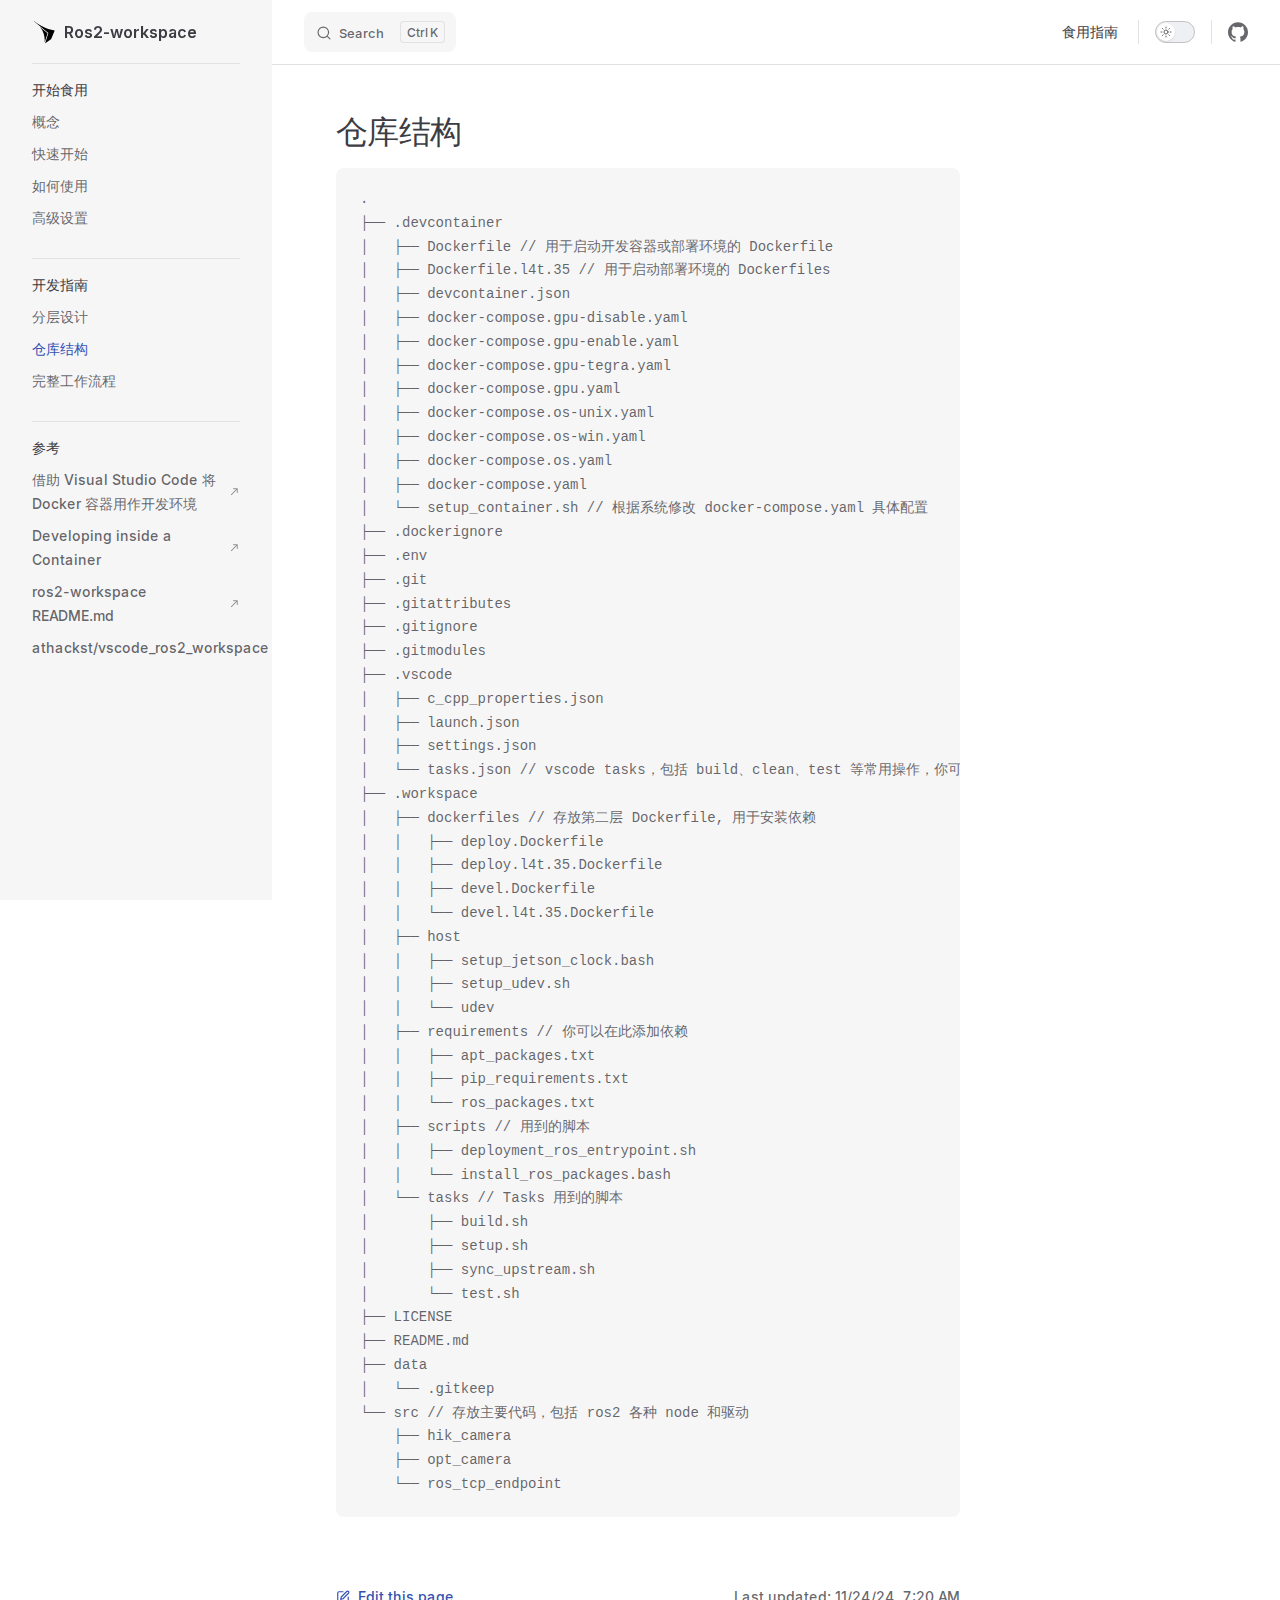
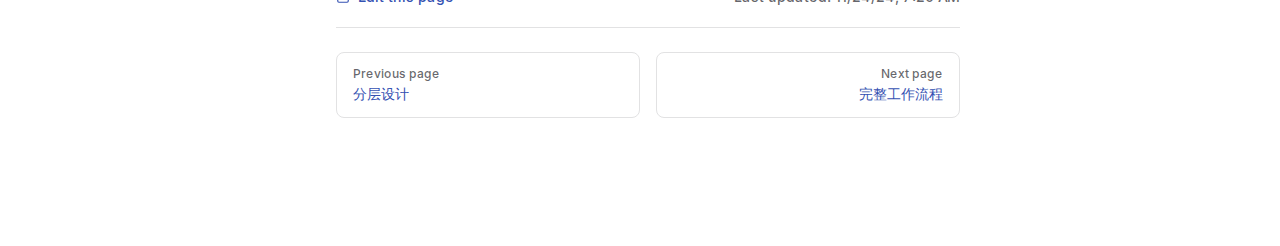
<file: develop/struct.html>
<!DOCTYPE html>
<html lang="en-US" dir="ltr">
  <head>
    <meta charset="utf-8">
    <meta name="viewport" content="width=device-width,initial-scale=1">
    <title>仓库结构 | Ros2-workspace</title>
    <meta name="description" content="Cygnomatic ros2-workspace docs">
    <meta name="generator" content="VitePress v1.5.0">
    <link rel="preload stylesheet" href="/assets/style.sMbq-5Zm.css" as="style">
    <link rel="preload stylesheet" href="/vp-icons.css" as="style">
    
    <script type="module" src="/assets/app.CBcvns5Y.js"></script>
    <link rel="preload" href="/assets/inter-roman-latin.Di8DUHzh.woff2" as="font" type="font/woff2" crossorigin="">
    <link rel="modulepreload" href="/assets/chunks/theme.aXFnfp4l.js">
    <link rel="modulepreload" href="/assets/chunks/framework.BQmytedh.js">
    <link rel="modulepreload" href="/assets/develop_struct.md.B1zZjRy_.lean.js">
    <link rel="icon" href="/favicon.ico">
    <script id="check-dark-mode">(()=>{const e=localStorage.getItem("vitepress-theme-appearance")||"auto",a=window.matchMedia("(prefers-color-scheme: dark)").matches;(!e||e==="auto"?a:e==="dark")&&document.documentElement.classList.add("dark")})();</script>
    <script id="check-mac-os">document.documentElement.classList.toggle("mac",/Mac|iPhone|iPod|iPad/i.test(navigator.platform));</script>
  </head>
  <body>
    <div id="app"><div class="Layout" data-v-e82b0478><!--[--><!--]--><!--[--><span tabindex="-1" data-v-95e4e91c></span><a href="#VPContent" class="VPSkipLink visually-hidden" data-v-95e4e91c> Skip to content </a><!--]--><!----><header class="VPNav" data-v-e82b0478 data-v-8c670eef><div class="VPNavBar" data-v-8c670eef data-v-f1cc7ac9><div class="wrapper" data-v-f1cc7ac9><div class="container" data-v-f1cc7ac9><div class="title" data-v-f1cc7ac9><div class="VPNavBarTitle has-sidebar" data-v-f1cc7ac9 data-v-706b8a92><a class="title" href="/" data-v-706b8a92><!--[--><!--]--><!--[--><!--[--><!--[--><img class="VPImage dark logo" src="/cyg_logo_light_large.svg" alt data-v-ee1fe0a4><!--]--><!--[--><img class="VPImage light logo" src="/cyg_logo_dark_large.svg" alt data-v-ee1fe0a4><!--]--><!--]--><!--]--><span data-v-706b8a92>Ros2-workspace</span><!--[--><!--]--></a></div></div><div class="content" data-v-f1cc7ac9><div class="content-body" data-v-f1cc7ac9><!--[--><!--]--><div class="VPNavBarSearch search" data-v-f1cc7ac9><!--[--><!----><div id="local-search"><button type="button" class="DocSearch DocSearch-Button" aria-label="Search"><span class="DocSearch-Button-Container"><span class="vp-icon DocSearch-Search-Icon"></span><span class="DocSearch-Button-Placeholder">Search</span></span><span class="DocSearch-Button-Keys"><kbd class="DocSearch-Button-Key"></kbd><kbd class="DocSearch-Button-Key">K</kbd></span></button></div><!--]--></div><nav aria-labelledby="main-nav-aria-label" class="VPNavBarMenu menu" data-v-f1cc7ac9 data-v-c7dd21cc><span id="main-nav-aria-label" class="visually-hidden" data-v-c7dd21cc> Main Navigation </span><!--[--><!--[--><a class="VPLink link VPNavBarMenuLink" href="/start/concepts.html" tabindex="0" data-v-c7dd21cc data-v-7ca42efb><!--[--><span data-v-7ca42efb>食用指南</span><!--]--></a><!--]--><!--]--></nav><!----><div class="VPNavBarAppearance appearance" data-v-f1cc7ac9 data-v-915670bf><button class="VPSwitch VPSwitchAppearance" type="button" role="switch" title aria-checked="false" data-v-915670bf data-v-f9f47021 data-v-7a4da74b><span class="check" data-v-7a4da74b><span class="icon" data-v-7a4da74b><!--[--><span class="vpi-sun sun" data-v-f9f47021></span><span class="vpi-moon moon" data-v-f9f47021></span><!--]--></span></span></button></div><div class="VPSocialLinks VPNavBarSocialLinks social-links" data-v-f1cc7ac9 data-v-561d04be data-v-c9628203><!--[--><a class="VPSocialLink no-icon" href="https://github.com/cygnomatic/ros2-workspace" aria-label="github" target="_blank" rel="noopener" data-v-c9628203 data-v-3f83907b><span class="vpi-social-github"></span></a><!--]--></div><div class="VPFlyout VPNavBarExtra extra" data-v-f1cc7ac9 data-v-266ae973 data-v-13cdd73a><button type="button" class="button" aria-haspopup="true" aria-expanded="false" aria-label="extra navigation" data-v-13cdd73a><span class="vpi-more-horizontal icon" data-v-13cdd73a></span></button><div class="menu" data-v-13cdd73a><div class="VPMenu" data-v-13cdd73a data-v-782d28ee><!----><!--[--><!--[--><!----><div class="group" data-v-266ae973><div class="item appearance" data-v-266ae973><p class="label" data-v-266ae973>Appearance</p><div class="appearance-action" data-v-266ae973><button class="VPSwitch VPSwitchAppearance" type="button" role="switch" title aria-checked="false" data-v-266ae973 data-v-f9f47021 data-v-7a4da74b><span class="check" data-v-7a4da74b><span class="icon" data-v-7a4da74b><!--[--><span class="vpi-sun sun" data-v-f9f47021></span><span class="vpi-moon moon" data-v-f9f47021></span><!--]--></span></span></button></div></div></div><div class="group" data-v-266ae973><div class="item social-links" data-v-266ae973><div class="VPSocialLinks social-links-list" data-v-266ae973 data-v-c9628203><!--[--><a class="VPSocialLink no-icon" href="https://github.com/cygnomatic/ros2-workspace" aria-label="github" target="_blank" rel="noopener" data-v-c9628203 data-v-3f83907b><span class="vpi-social-github"></span></a><!--]--></div></div></div><!--]--><!--]--></div></div></div><!--[--><!--]--><button type="button" class="VPNavBarHamburger hamburger" aria-label="mobile navigation" aria-expanded="false" aria-controls="VPNavScreen" data-v-f1cc7ac9 data-v-4d8ad16d><span class="container" data-v-4d8ad16d><span class="top" data-v-4d8ad16d></span><span class="middle" data-v-4d8ad16d></span><span class="bottom" data-v-4d8ad16d></span></span></button></div></div></div></div><div class="divider" data-v-f1cc7ac9><div class="divider-line" data-v-f1cc7ac9></div></div></div><!----></header><div class="VPLocalNav has-sidebar empty" data-v-e82b0478 data-v-8e7ffb7c><div class="container" data-v-8e7ffb7c><button class="menu" aria-expanded="false" aria-controls="VPSidebarNav" data-v-8e7ffb7c><span class="vpi-align-left menu-icon" data-v-8e7ffb7c></span><span class="menu-text" data-v-8e7ffb7c>Menu</span></button><div class="VPLocalNavOutlineDropdown" style="--vp-vh:0px;" data-v-8e7ffb7c data-v-6d360d95><button data-v-6d360d95>Return to top</button><!----></div></div></div><aside class="VPSidebar" data-v-e82b0478 data-v-815c4c2d><div class="curtain" data-v-815c4c2d></div><nav class="nav" id="VPSidebarNav" aria-labelledby="sidebar-aria-label" tabindex="-1" data-v-815c4c2d><span class="visually-hidden" id="sidebar-aria-label" data-v-815c4c2d> Sidebar Navigation </span><!--[--><!--]--><!--[--><div class="no-transition group" data-v-82ed0220><section class="VPSidebarItem level-0" data-v-82ed0220 data-v-8f293ade><div class="item" role="button" tabindex="0" data-v-8f293ade><div class="indicator" data-v-8f293ade></div><h2 class="text" data-v-8f293ade>开始食用</h2><!----></div><div class="items" data-v-8f293ade><!--[--><div class="VPSidebarItem level-1 is-link" data-v-8f293ade data-v-8f293ade><div class="item" data-v-8f293ade><div class="indicator" data-v-8f293ade></div><a class="VPLink link link" href="/start/concepts.html" data-v-8f293ade><!--[--><p class="text" data-v-8f293ade>概念</p><!--]--></a><!----></div><!----></div><div class="VPSidebarItem level-1 is-link" data-v-8f293ade data-v-8f293ade><div class="item" data-v-8f293ade><div class="indicator" data-v-8f293ade></div><a class="VPLink link link" href="/start/quick-start.html" data-v-8f293ade><!--[--><p class="text" data-v-8f293ade>快速开始</p><!--]--></a><!----></div><!----></div><div class="VPSidebarItem level-1 is-link" data-v-8f293ade data-v-8f293ade><div class="item" data-v-8f293ade><div class="indicator" data-v-8f293ade></div><a class="VPLink link link" href="/start/usage.html" data-v-8f293ade><!--[--><p class="text" data-v-8f293ade>如何使用</p><!--]--></a><!----></div><!----></div><div class="VPSidebarItem level-1 is-link" data-v-8f293ade data-v-8f293ade><div class="item" data-v-8f293ade><div class="indicator" data-v-8f293ade></div><a class="VPLink link link" href="/start/advanced-settings.html" data-v-8f293ade><!--[--><p class="text" data-v-8f293ade>高级设置</p><!--]--></a><!----></div><!----></div><!--]--></div></section></div><div class="no-transition group" data-v-82ed0220><section class="VPSidebarItem level-0 has-active" data-v-82ed0220 data-v-8f293ade><div class="item" role="button" tabindex="0" data-v-8f293ade><div class="indicator" data-v-8f293ade></div><h2 class="text" data-v-8f293ade>开发指南</h2><!----></div><div class="items" data-v-8f293ade><!--[--><div class="VPSidebarItem level-1 is-link" data-v-8f293ade data-v-8f293ade><div class="item" data-v-8f293ade><div class="indicator" data-v-8f293ade></div><a class="VPLink link link" href="/develop/design.html" data-v-8f293ade><!--[--><p class="text" data-v-8f293ade>分层设计</p><!--]--></a><!----></div><!----></div><div class="VPSidebarItem level-1 is-link" data-v-8f293ade data-v-8f293ade><div class="item" data-v-8f293ade><div class="indicator" data-v-8f293ade></div><a class="VPLink link link" href="/develop/struct.html" data-v-8f293ade><!--[--><p class="text" data-v-8f293ade>仓库结构</p><!--]--></a><!----></div><!----></div><div class="VPSidebarItem level-1 is-link" data-v-8f293ade data-v-8f293ade><div class="item" data-v-8f293ade><div class="indicator" data-v-8f293ade></div><a class="VPLink link link" href="/develop/pipeline.html" data-v-8f293ade><!--[--><p class="text" data-v-8f293ade>完整工作流程</p><!--]--></a><!----></div><!----></div><!--]--></div></section></div><div class="no-transition group" data-v-82ed0220><section class="VPSidebarItem level-0" data-v-82ed0220 data-v-8f293ade><div class="item" role="button" tabindex="0" data-v-8f293ade><div class="indicator" data-v-8f293ade></div><h2 class="text" data-v-8f293ade>参考</h2><!----></div><div class="items" data-v-8f293ade><!--[--><div class="VPSidebarItem level-1 is-link" data-v-8f293ade data-v-8f293ade><div class="item" data-v-8f293ade><div class="indicator" data-v-8f293ade></div><a class="VPLink link vp-external-link-icon link" href="https://learn.microsoft.com/zh-cn/training/modules/use-docker-container-dev-env-vs-code/" target="_blank" rel="noreferrer" data-v-8f293ade><!--[--><p class="text" data-v-8f293ade>借助 Visual Studio Code 将 Docker 容器用作开发环境</p><!--]--></a><!----></div><!----></div><div class="VPSidebarItem level-1 is-link" data-v-8f293ade data-v-8f293ade><div class="item" data-v-8f293ade><div class="indicator" data-v-8f293ade></div><a class="VPLink link vp-external-link-icon link" href="https://code.visualstudio.com/docs/devcontainers/containers" target="_blank" rel="noreferrer" data-v-8f293ade><!--[--><p class="text" data-v-8f293ade>Developing inside a Container</p><!--]--></a><!----></div><!----></div><div class="VPSidebarItem level-1 is-link" data-v-8f293ade data-v-8f293ade><div class="item" data-v-8f293ade><div class="indicator" data-v-8f293ade></div><a class="VPLink link vp-external-link-icon link" href="https://github.com/cygnomatic/ros2-workspace/blob/main/README.md" target="_blank" rel="noreferrer" data-v-8f293ade><!--[--><p class="text" data-v-8f293ade>ros2-workspace README.md</p><!--]--></a><!----></div><!----></div><div class="VPSidebarItem level-1 is-link" data-v-8f293ade data-v-8f293ade><div class="item" data-v-8f293ade><div class="indicator" data-v-8f293ade></div><a class="VPLink link vp-external-link-icon link" href="https://github.com/athackst/vscode_ros2_workspace" target="_blank" rel="noreferrer" data-v-8f293ade><!--[--><p class="text" data-v-8f293ade>athackst/vscode_ros2_workspace</p><!--]--></a><!----></div><!----></div><!--]--></div></section></div><!--]--><!--[--><!--]--></nav></aside><div class="VPContent has-sidebar" id="VPContent" data-v-e82b0478 data-v-91af4e23><div class="VPDoc has-sidebar has-aside" data-v-91af4e23 data-v-fca15d40><!--[--><!--]--><div class="container" data-v-fca15d40><div class="aside" data-v-fca15d40><div class="aside-curtain" data-v-fca15d40></div><div class="aside-container" data-v-fca15d40><div class="aside-content" data-v-fca15d40><div class="VPDocAside" data-v-fca15d40 data-v-ec239fac><!--[--><!--]--><!--[--><!--]--><nav aria-labelledby="doc-outline-aria-label" class="VPDocAsideOutline" data-v-ec239fac data-v-c0dee88f><div class="content" data-v-c0dee88f><div class="outline-marker" data-v-c0dee88f></div><div aria-level="2" class="outline-title" id="doc-outline-aria-label" role="heading" data-v-c0dee88f>On this page</div><ul class="VPDocOutlineItem root" data-v-c0dee88f data-v-369db6a8><!--[--><!--]--></ul></div></nav><!--[--><!--]--><div class="spacer" data-v-ec239fac></div><!--[--><!--]--><!----><!--[--><!--]--><!--[--><!--]--></div></div></div></div><div class="content" data-v-fca15d40><div class="content-container" data-v-fca15d40><!--[--><!--]--><main class="main" data-v-fca15d40><div style="position:relative;" class="vp-doc _develop_struct" data-v-fca15d40><div><h1 id="仓库结构" tabindex="-1">仓库结构 <a class="header-anchor" href="#仓库结构" aria-label="Permalink to &quot;仓库结构&quot;">​</a></h1><div class="language- vp-adaptive-theme"><button title="Copy Code" class="copy"></button><span class="lang"></span><pre class="shiki shiki-themes github-light github-dark vp-code" tabindex="0"><code><span class="line"><span>.</span></span>
<span class="line"><span>├── .devcontainer</span></span>
<span class="line"><span>│   ├── Dockerfile // 用于启动开发容器或部署环境的 Dockerfile</span></span>
<span class="line"><span>│   ├── Dockerfile.l4t.35 // 用于启动部署环境的 Dockerfiles</span></span>
<span class="line"><span>│   ├── devcontainer.json</span></span>
<span class="line"><span>│   ├── docker-compose.gpu-disable.yaml</span></span>
<span class="line"><span>│   ├── docker-compose.gpu-enable.yaml</span></span>
<span class="line"><span>│   ├── docker-compose.gpu-tegra.yaml</span></span>
<span class="line"><span>│   ├── docker-compose.gpu.yaml</span></span>
<span class="line"><span>│   ├── docker-compose.os-unix.yaml</span></span>
<span class="line"><span>│   ├── docker-compose.os-win.yaml</span></span>
<span class="line"><span>│   ├── docker-compose.os.yaml</span></span>
<span class="line"><span>│   ├── docker-compose.yaml</span></span>
<span class="line"><span>│   └── setup_container.sh // 根据系统修改 docker-compose.yaml 具体配置</span></span>
<span class="line"><span>├── .dockerignore</span></span>
<span class="line"><span>├── .env</span></span>
<span class="line"><span>├── .git</span></span>
<span class="line"><span>├── .gitattributes</span></span>
<span class="line"><span>├── .gitignore</span></span>
<span class="line"><span>├── .gitmodules</span></span>
<span class="line"><span>├── .vscode</span></span>
<span class="line"><span>│   ├── c_cpp_properties.json</span></span>
<span class="line"><span>│   ├── launch.json</span></span>
<span class="line"><span>│   ├── settings.json</span></span>
<span class="line"><span>│   └── tasks.json // vscode tasks，包括 build、clean、test 等常用操作，你可以在此添加自定义任务</span></span>
<span class="line"><span>├── .workspace</span></span>
<span class="line"><span>│   ├── dockerfiles // 存放第二层 Dockerfile, 用于安装依赖</span></span>
<span class="line"><span>│   │   ├── deploy.Dockerfile</span></span>
<span class="line"><span>│   │   ├── deploy.l4t.35.Dockerfile</span></span>
<span class="line"><span>│   │   ├── devel.Dockerfile</span></span>
<span class="line"><span>│   │   └── devel.l4t.35.Dockerfile</span></span>
<span class="line"><span>│   ├── host</span></span>
<span class="line"><span>│   │   ├── setup_jetson_clock.bash</span></span>
<span class="line"><span>│   │   ├── setup_udev.sh</span></span>
<span class="line"><span>│   │   └── udev</span></span>
<span class="line"><span>│   ├── requirements // 你可以在此添加依赖</span></span>
<span class="line"><span>│   │   ├── apt_packages.txt</span></span>
<span class="line"><span>│   │   ├── pip_requirements.txt</span></span>
<span class="line"><span>│   │   └── ros_packages.txt</span></span>
<span class="line"><span>│   ├── scripts // 用到的脚本</span></span>
<span class="line"><span>│   │   ├── deployment_ros_entrypoint.sh</span></span>
<span class="line"><span>│   │   └── install_ros_packages.bash</span></span>
<span class="line"><span>│   └── tasks // Tasks 用到的脚本</span></span>
<span class="line"><span>│       ├── build.sh</span></span>
<span class="line"><span>│       ├── setup.sh</span></span>
<span class="line"><span>│       ├── sync_upstream.sh</span></span>
<span class="line"><span>│       └── test.sh</span></span>
<span class="line"><span>├── LICENSE</span></span>
<span class="line"><span>├── README.md</span></span>
<span class="line"><span>├── data</span></span>
<span class="line"><span>│   └── .gitkeep</span></span>
<span class="line"><span>└── src // 存放主要代码，包括 ros2 各种 node 和驱动</span></span>
<span class="line"><span>    ├── hik_camera</span></span>
<span class="line"><span>    ├── opt_camera</span></span>
<span class="line"><span>    └── ros_tcp_endpoint</span></span></code></pre></div></div></div></main><footer class="VPDocFooter" data-v-fca15d40 data-v-ce8ba144><!--[--><!--]--><div class="edit-info" data-v-ce8ba144><div class="edit-link" data-v-ce8ba144><a class="VPLink link vp-external-link-icon no-icon edit-link-button" href="https://github.com/cygnomatic/ros2-workspace-docs/edit/main/docs/develop/struct.md" target="_blank" rel="noreferrer" data-v-ce8ba144><!--[--><span class="vpi-square-pen edit-link-icon" data-v-ce8ba144></span> Edit this page<!--]--></a></div><div class="last-updated" data-v-ce8ba144><p class="VPLastUpdated" data-v-ce8ba144 data-v-93a4bf6c>Last updated: <time datetime="2024-11-24T07:20:20.000Z" data-v-93a4bf6c></time></p></div></div><nav class="prev-next" aria-labelledby="doc-footer-aria-label" data-v-ce8ba144><span class="visually-hidden" id="doc-footer-aria-label" data-v-ce8ba144>Pager</span><div class="pager" data-v-ce8ba144><a class="VPLink link pager-link prev" href="/develop/design.html" data-v-ce8ba144><!--[--><span class="desc" data-v-ce8ba144>Previous page</span><span class="title" data-v-ce8ba144>分层设计</span><!--]--></a></div><div class="pager" data-v-ce8ba144><a class="VPLink link pager-link next" href="/develop/pipeline.html" data-v-ce8ba144><!--[--><span class="desc" data-v-ce8ba144>Next page</span><span class="title" data-v-ce8ba144>完整工作流程</span><!--]--></a></div></nav></footer><!--[--><!--]--></div></div></div><!--[--><!--]--></div></div><!----><!--[--><!--]--></div></div>
    <script>window.__VP_HASH_MAP__=JSON.parse("{\"develop_design.md\":\"DFY5a4vG\",\"develop_pipeline.md\":\"Y5m666VE\",\"develop_struct.md\":\"B1zZjRy_\",\"index.md\":\"hIbqUQxw\",\"start_advanced-settings.md\":\"BD0MgNu6\",\"start_concepts.md\":\"Dw0FQJXg\",\"start_quick-start.md\":\"DQOk5LY9\",\"start_usage.md\":\"aKYZF414\"}");function deserializeFunctions(r){return Array.isArray(r)?r.map(deserializeFunctions):typeof r=="object"&&r!==null?Object.keys(r).reduce((t,n)=>(t[n]=deserializeFunctions(r[n]),t),{}):typeof r=="string"&&r.startsWith("_vp-fn_")?new Function(`return ${r.slice(7)}`)():r};window.__VP_SITE_DATA__=deserializeFunctions(JSON.parse("{\"lang\":\"en-US\",\"dir\":\"ltr\",\"title\":\"Ros2-workspace\",\"description\":\"Cygnomatic ros2-workspace docs\",\"base\":\"/\",\"head\":[],\"router\":{\"prefetchLinks\":true},\"appearance\":true,\"themeConfig\":{\"nav\":[{\"text\":\"食用指南\",\"link\":\"/start/concepts\",\"activeMatch\":\"/start\"}],\"sidebar\":[{\"text\":\"开始食用\",\"items\":[{\"text\":\"概念\",\"link\":\"/start/concepts\"},{\"text\":\"快速开始\",\"link\":\"/start/quick-start\"},{\"text\":\"如何使用\",\"link\":\"/start/usage\"},{\"text\":\"高级设置\",\"link\":\"/start/advanced-settings\"}]},{\"text\":\"开发指南\",\"items\":[{\"text\":\"分层设计\",\"link\":\"/develop/design\"},{\"text\":\"仓库结构\",\"link\":\"/develop/struct\"},{\"text\":\"完整工作流程\",\"link\":\"/develop/pipeline\"}]},{\"text\":\"参考\",\"items\":[{\"text\":\"借助 Visual Studio Code 将 Docker 容器用作开发环境\",\"link\":\"https://learn.microsoft.com/zh-cn/training/modules/use-docker-container-dev-env-vs-code/\"},{\"text\":\"Developing inside a Container\",\"link\":\"https://code.visualstudio.com/docs/devcontainers/containers\"},{\"text\":\"ros2-workspace README.md\",\"link\":\"https://github.com/cygnomatic/ros2-workspace/blob/main/README.md\"},{\"text\":\"athackst/vscode_ros2_workspace\",\"link\":\"https://github.com/athackst/vscode_ros2_workspace\"}]}],\"socialLinks\":[{\"icon\":\"github\",\"link\":\"https://github.com/cygnomatic/ros2-workspace\"}],\"editLink\":{\"pattern\":\"_vp-fn_({ filePath }) => {\\n        if (filePath.startsWith(\\\"packages/\\\")) {\\n          return `https://github.com/cygnomatic/ros2-workspace-docs/edit/main/${filePath}`;\\n        } else {\\n          return `https://github.com/cygnomatic/ros2-workspace-docs/edit/main/docs/${filePath}`;\\n        }\\n      }\"},\"search\":{\"provider\":\"local\"},\"logo\":{\"light\":\"/cyg_logo_dark_large.svg\",\"dark\":\"/cyg_logo_light_large.svg\"}},\"locales\":{},\"scrollOffset\":134,\"cleanUrls\":false}"));</script>
    
  </body>
</html>
</file>
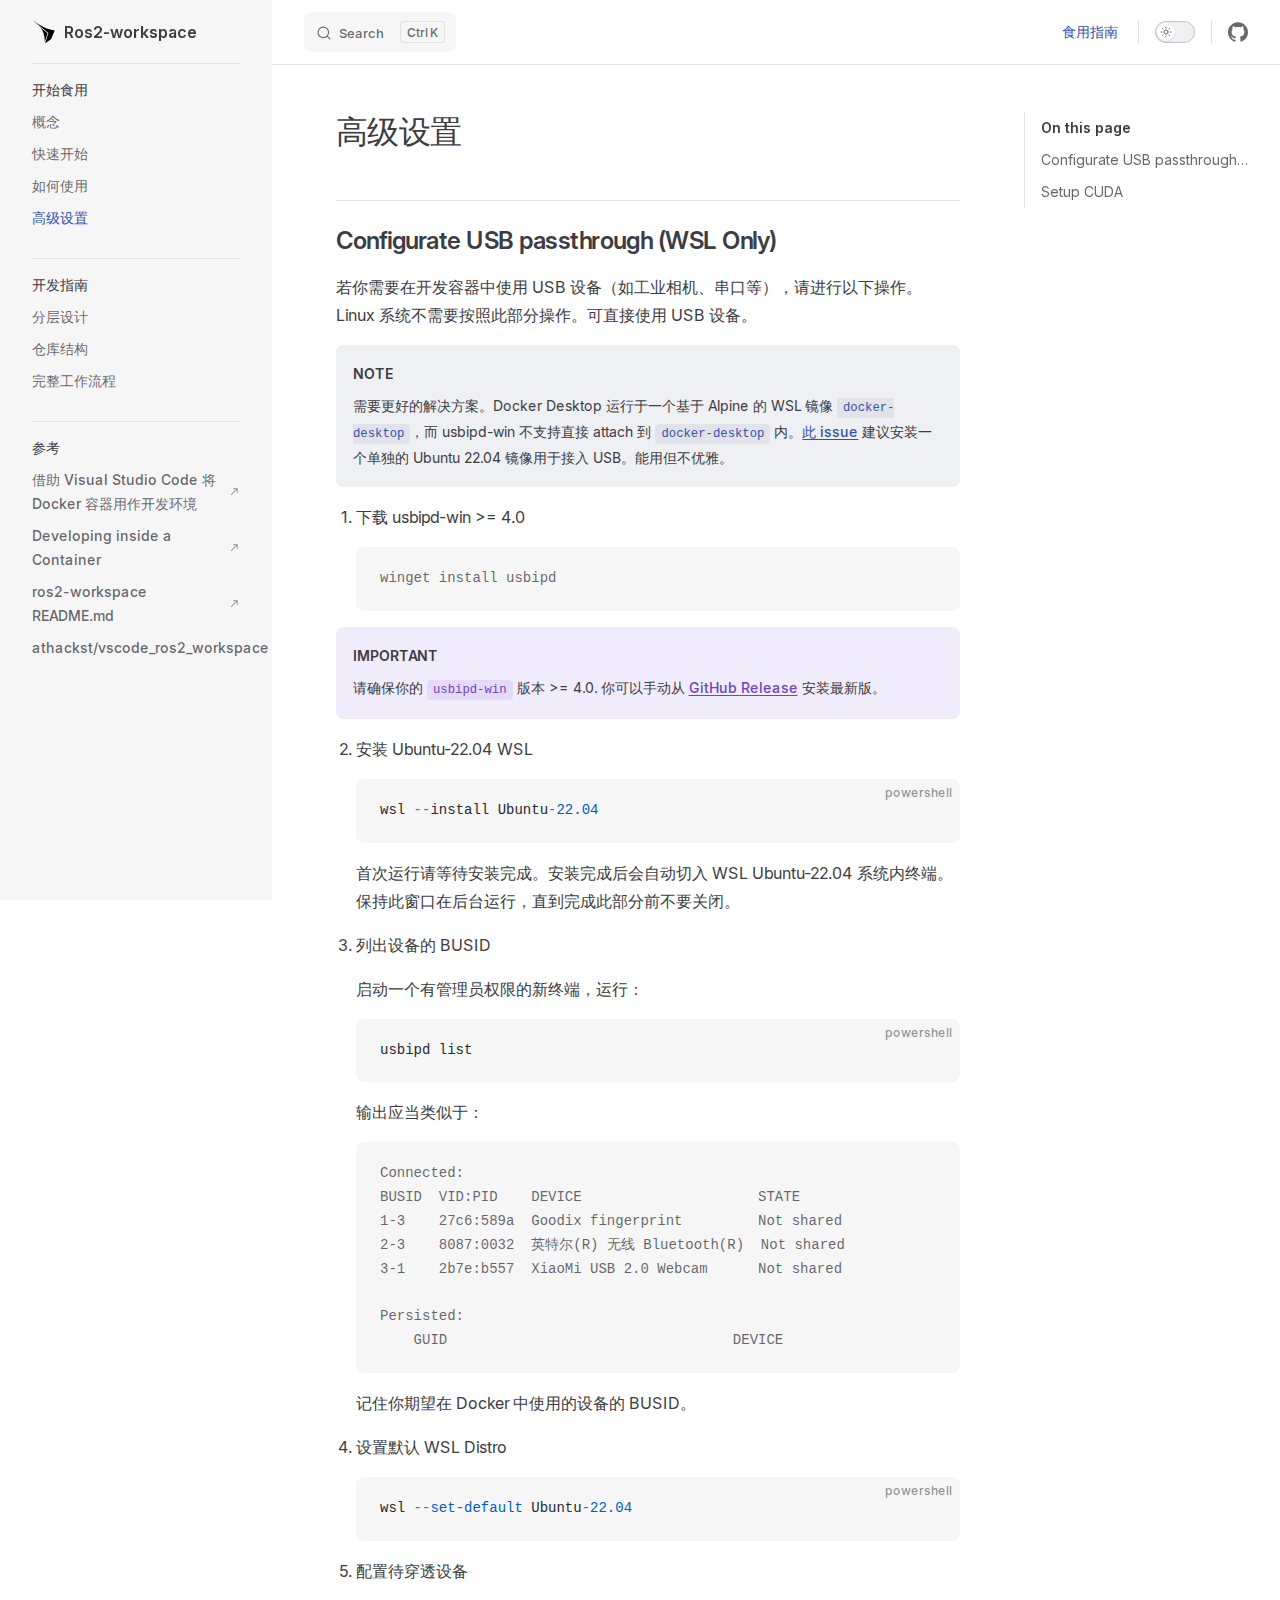
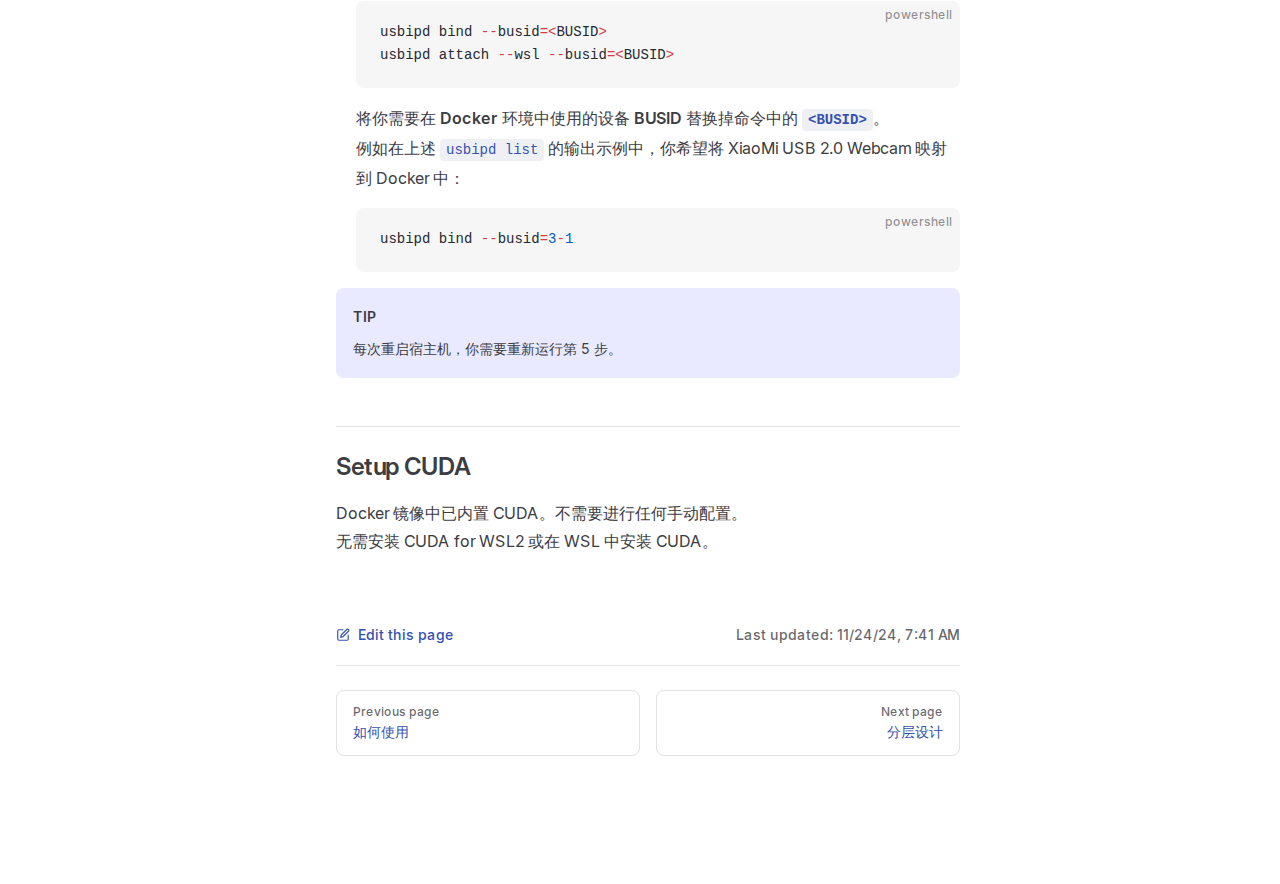
<file: start/advanced-settings.html>
<!DOCTYPE html>
<html lang="en-US" dir="ltr">
  <head>
    <meta charset="utf-8">
    <meta name="viewport" content="width=device-width,initial-scale=1">
    <title>高级设置 | Ros2-workspace</title>
    <meta name="description" content="Cygnomatic ros2-workspace docs">
    <meta name="generator" content="VitePress v1.5.0">
    <link rel="preload stylesheet" href="/assets/style.sMbq-5Zm.css" as="style">
    <link rel="preload stylesheet" href="/vp-icons.css" as="style">
    
    <script type="module" src="/assets/app.CBcvns5Y.js"></script>
    <link rel="preload" href="/assets/inter-roman-latin.Di8DUHzh.woff2" as="font" type="font/woff2" crossorigin="">
    <link rel="modulepreload" href="/assets/chunks/theme.aXFnfp4l.js">
    <link rel="modulepreload" href="/assets/chunks/framework.BQmytedh.js">
    <link rel="modulepreload" href="/assets/start_advanced-settings.md.BD0MgNu6.lean.js">
    <link rel="icon" href="/favicon.ico">
    <script id="check-dark-mode">(()=>{const e=localStorage.getItem("vitepress-theme-appearance")||"auto",a=window.matchMedia("(prefers-color-scheme: dark)").matches;(!e||e==="auto"?a:e==="dark")&&document.documentElement.classList.add("dark")})();</script>
    <script id="check-mac-os">document.documentElement.classList.toggle("mac",/Mac|iPhone|iPod|iPad/i.test(navigator.platform));</script>
  </head>
  <body>
    <div id="app"><div class="Layout" data-v-e82b0478><!--[--><!--]--><!--[--><span tabindex="-1" data-v-95e4e91c></span><a href="#VPContent" class="VPSkipLink visually-hidden" data-v-95e4e91c> Skip to content </a><!--]--><!----><header class="VPNav" data-v-e82b0478 data-v-8c670eef><div class="VPNavBar" data-v-8c670eef data-v-f1cc7ac9><div class="wrapper" data-v-f1cc7ac9><div class="container" data-v-f1cc7ac9><div class="title" data-v-f1cc7ac9><div class="VPNavBarTitle has-sidebar" data-v-f1cc7ac9 data-v-706b8a92><a class="title" href="/" data-v-706b8a92><!--[--><!--]--><!--[--><!--[--><!--[--><img class="VPImage dark logo" src="/cyg_logo_light_large.svg" alt data-v-ee1fe0a4><!--]--><!--[--><img class="VPImage light logo" src="/cyg_logo_dark_large.svg" alt data-v-ee1fe0a4><!--]--><!--]--><!--]--><span data-v-706b8a92>Ros2-workspace</span><!--[--><!--]--></a></div></div><div class="content" data-v-f1cc7ac9><div class="content-body" data-v-f1cc7ac9><!--[--><!--]--><div class="VPNavBarSearch search" data-v-f1cc7ac9><!--[--><!----><div id="local-search"><button type="button" class="DocSearch DocSearch-Button" aria-label="Search"><span class="DocSearch-Button-Container"><span class="vp-icon DocSearch-Search-Icon"></span><span class="DocSearch-Button-Placeholder">Search</span></span><span class="DocSearch-Button-Keys"><kbd class="DocSearch-Button-Key"></kbd><kbd class="DocSearch-Button-Key">K</kbd></span></button></div><!--]--></div><nav aria-labelledby="main-nav-aria-label" class="VPNavBarMenu menu" data-v-f1cc7ac9 data-v-c7dd21cc><span id="main-nav-aria-label" class="visually-hidden" data-v-c7dd21cc> Main Navigation </span><!--[--><!--[--><a class="VPLink link VPNavBarMenuLink active" href="/start/concepts.html" tabindex="0" data-v-c7dd21cc data-v-7ca42efb><!--[--><span data-v-7ca42efb>食用指南</span><!--]--></a><!--]--><!--]--></nav><!----><div class="VPNavBarAppearance appearance" data-v-f1cc7ac9 data-v-915670bf><button class="VPSwitch VPSwitchAppearance" type="button" role="switch" title aria-checked="false" data-v-915670bf data-v-f9f47021 data-v-7a4da74b><span class="check" data-v-7a4da74b><span class="icon" data-v-7a4da74b><!--[--><span class="vpi-sun sun" data-v-f9f47021></span><span class="vpi-moon moon" data-v-f9f47021></span><!--]--></span></span></button></div><div class="VPSocialLinks VPNavBarSocialLinks social-links" data-v-f1cc7ac9 data-v-561d04be data-v-c9628203><!--[--><a class="VPSocialLink no-icon" href="https://github.com/cygnomatic/ros2-workspace" aria-label="github" target="_blank" rel="noopener" data-v-c9628203 data-v-3f83907b><span class="vpi-social-github"></span></a><!--]--></div><div class="VPFlyout VPNavBarExtra extra" data-v-f1cc7ac9 data-v-266ae973 data-v-13cdd73a><button type="button" class="button" aria-haspopup="true" aria-expanded="false" aria-label="extra navigation" data-v-13cdd73a><span class="vpi-more-horizontal icon" data-v-13cdd73a></span></button><div class="menu" data-v-13cdd73a><div class="VPMenu" data-v-13cdd73a data-v-782d28ee><!----><!--[--><!--[--><!----><div class="group" data-v-266ae973><div class="item appearance" data-v-266ae973><p class="label" data-v-266ae973>Appearance</p><div class="appearance-action" data-v-266ae973><button class="VPSwitch VPSwitchAppearance" type="button" role="switch" title aria-checked="false" data-v-266ae973 data-v-f9f47021 data-v-7a4da74b><span class="check" data-v-7a4da74b><span class="icon" data-v-7a4da74b><!--[--><span class="vpi-sun sun" data-v-f9f47021></span><span class="vpi-moon moon" data-v-f9f47021></span><!--]--></span></span></button></div></div></div><div class="group" data-v-266ae973><div class="item social-links" data-v-266ae973><div class="VPSocialLinks social-links-list" data-v-266ae973 data-v-c9628203><!--[--><a class="VPSocialLink no-icon" href="https://github.com/cygnomatic/ros2-workspace" aria-label="github" target="_blank" rel="noopener" data-v-c9628203 data-v-3f83907b><span class="vpi-social-github"></span></a><!--]--></div></div></div><!--]--><!--]--></div></div></div><!--[--><!--]--><button type="button" class="VPNavBarHamburger hamburger" aria-label="mobile navigation" aria-expanded="false" aria-controls="VPNavScreen" data-v-f1cc7ac9 data-v-4d8ad16d><span class="container" data-v-4d8ad16d><span class="top" data-v-4d8ad16d></span><span class="middle" data-v-4d8ad16d></span><span class="bottom" data-v-4d8ad16d></span></span></button></div></div></div></div><div class="divider" data-v-f1cc7ac9><div class="divider-line" data-v-f1cc7ac9></div></div></div><!----></header><div class="VPLocalNav has-sidebar empty" data-v-e82b0478 data-v-8e7ffb7c><div class="container" data-v-8e7ffb7c><button class="menu" aria-expanded="false" aria-controls="VPSidebarNav" data-v-8e7ffb7c><span class="vpi-align-left menu-icon" data-v-8e7ffb7c></span><span class="menu-text" data-v-8e7ffb7c>Menu</span></button><div class="VPLocalNavOutlineDropdown" style="--vp-vh:0px;" data-v-8e7ffb7c data-v-6d360d95><button data-v-6d360d95>Return to top</button><!----></div></div></div><aside class="VPSidebar" data-v-e82b0478 data-v-815c4c2d><div class="curtain" data-v-815c4c2d></div><nav class="nav" id="VPSidebarNav" aria-labelledby="sidebar-aria-label" tabindex="-1" data-v-815c4c2d><span class="visually-hidden" id="sidebar-aria-label" data-v-815c4c2d> Sidebar Navigation </span><!--[--><!--]--><!--[--><div class="no-transition group" data-v-82ed0220><section class="VPSidebarItem level-0 has-active" data-v-82ed0220 data-v-8f293ade><div class="item" role="button" tabindex="0" data-v-8f293ade><div class="indicator" data-v-8f293ade></div><h2 class="text" data-v-8f293ade>开始食用</h2><!----></div><div class="items" data-v-8f293ade><!--[--><div class="VPSidebarItem level-1 is-link" data-v-8f293ade data-v-8f293ade><div class="item" data-v-8f293ade><div class="indicator" data-v-8f293ade></div><a class="VPLink link link" href="/start/concepts.html" data-v-8f293ade><!--[--><p class="text" data-v-8f293ade>概念</p><!--]--></a><!----></div><!----></div><div class="VPSidebarItem level-1 is-link" data-v-8f293ade data-v-8f293ade><div class="item" data-v-8f293ade><div class="indicator" data-v-8f293ade></div><a class="VPLink link link" href="/start/quick-start.html" data-v-8f293ade><!--[--><p class="text" data-v-8f293ade>快速开始</p><!--]--></a><!----></div><!----></div><div class="VPSidebarItem level-1 is-link" data-v-8f293ade data-v-8f293ade><div class="item" data-v-8f293ade><div class="indicator" data-v-8f293ade></div><a class="VPLink link link" href="/start/usage.html" data-v-8f293ade><!--[--><p class="text" data-v-8f293ade>如何使用</p><!--]--></a><!----></div><!----></div><div class="VPSidebarItem level-1 is-link" data-v-8f293ade data-v-8f293ade><div class="item" data-v-8f293ade><div class="indicator" data-v-8f293ade></div><a class="VPLink link link" href="/start/advanced-settings.html" data-v-8f293ade><!--[--><p class="text" data-v-8f293ade>高级设置</p><!--]--></a><!----></div><!----></div><!--]--></div></section></div><div class="no-transition group" data-v-82ed0220><section class="VPSidebarItem level-0" data-v-82ed0220 data-v-8f293ade><div class="item" role="button" tabindex="0" data-v-8f293ade><div class="indicator" data-v-8f293ade></div><h2 class="text" data-v-8f293ade>开发指南</h2><!----></div><div class="items" data-v-8f293ade><!--[--><div class="VPSidebarItem level-1 is-link" data-v-8f293ade data-v-8f293ade><div class="item" data-v-8f293ade><div class="indicator" data-v-8f293ade></div><a class="VPLink link link" href="/develop/design.html" data-v-8f293ade><!--[--><p class="text" data-v-8f293ade>分层设计</p><!--]--></a><!----></div><!----></div><div class="VPSidebarItem level-1 is-link" data-v-8f293ade data-v-8f293ade><div class="item" data-v-8f293ade><div class="indicator" data-v-8f293ade></div><a class="VPLink link link" href="/develop/struct.html" data-v-8f293ade><!--[--><p class="text" data-v-8f293ade>仓库结构</p><!--]--></a><!----></div><!----></div><div class="VPSidebarItem level-1 is-link" data-v-8f293ade data-v-8f293ade><div class="item" data-v-8f293ade><div class="indicator" data-v-8f293ade></div><a class="VPLink link link" href="/develop/pipeline.html" data-v-8f293ade><!--[--><p class="text" data-v-8f293ade>完整工作流程</p><!--]--></a><!----></div><!----></div><!--]--></div></section></div><div class="no-transition group" data-v-82ed0220><section class="VPSidebarItem level-0" data-v-82ed0220 data-v-8f293ade><div class="item" role="button" tabindex="0" data-v-8f293ade><div class="indicator" data-v-8f293ade></div><h2 class="text" data-v-8f293ade>参考</h2><!----></div><div class="items" data-v-8f293ade><!--[--><div class="VPSidebarItem level-1 is-link" data-v-8f293ade data-v-8f293ade><div class="item" data-v-8f293ade><div class="indicator" data-v-8f293ade></div><a class="VPLink link vp-external-link-icon link" href="https://learn.microsoft.com/zh-cn/training/modules/use-docker-container-dev-env-vs-code/" target="_blank" rel="noreferrer" data-v-8f293ade><!--[--><p class="text" data-v-8f293ade>借助 Visual Studio Code 将 Docker 容器用作开发环境</p><!--]--></a><!----></div><!----></div><div class="VPSidebarItem level-1 is-link" data-v-8f293ade data-v-8f293ade><div class="item" data-v-8f293ade><div class="indicator" data-v-8f293ade></div><a class="VPLink link vp-external-link-icon link" href="https://code.visualstudio.com/docs/devcontainers/containers" target="_blank" rel="noreferrer" data-v-8f293ade><!--[--><p class="text" data-v-8f293ade>Developing inside a Container</p><!--]--></a><!----></div><!----></div><div class="VPSidebarItem level-1 is-link" data-v-8f293ade data-v-8f293ade><div class="item" data-v-8f293ade><div class="indicator" data-v-8f293ade></div><a class="VPLink link vp-external-link-icon link" href="https://github.com/cygnomatic/ros2-workspace/blob/main/README.md" target="_blank" rel="noreferrer" data-v-8f293ade><!--[--><p class="text" data-v-8f293ade>ros2-workspace README.md</p><!--]--></a><!----></div><!----></div><div class="VPSidebarItem level-1 is-link" data-v-8f293ade data-v-8f293ade><div class="item" data-v-8f293ade><div class="indicator" data-v-8f293ade></div><a class="VPLink link vp-external-link-icon link" href="https://github.com/athackst/vscode_ros2_workspace" target="_blank" rel="noreferrer" data-v-8f293ade><!--[--><p class="text" data-v-8f293ade>athackst/vscode_ros2_workspace</p><!--]--></a><!----></div><!----></div><!--]--></div></section></div><!--]--><!--[--><!--]--></nav></aside><div class="VPContent has-sidebar" id="VPContent" data-v-e82b0478 data-v-91af4e23><div class="VPDoc has-sidebar has-aside" data-v-91af4e23 data-v-fca15d40><!--[--><!--]--><div class="container" data-v-fca15d40><div class="aside" data-v-fca15d40><div class="aside-curtain" data-v-fca15d40></div><div class="aside-container" data-v-fca15d40><div class="aside-content" data-v-fca15d40><div class="VPDocAside" data-v-fca15d40 data-v-ec239fac><!--[--><!--]--><!--[--><!--]--><nav aria-labelledby="doc-outline-aria-label" class="VPDocAsideOutline" data-v-ec239fac data-v-c0dee88f><div class="content" data-v-c0dee88f><div class="outline-marker" data-v-c0dee88f></div><div aria-level="2" class="outline-title" id="doc-outline-aria-label" role="heading" data-v-c0dee88f>On this page</div><ul class="VPDocOutlineItem root" data-v-c0dee88f data-v-369db6a8><!--[--><!--]--></ul></div></nav><!--[--><!--]--><div class="spacer" data-v-ec239fac></div><!--[--><!--]--><!----><!--[--><!--]--><!--[--><!--]--></div></div></div></div><div class="content" data-v-fca15d40><div class="content-container" data-v-fca15d40><!--[--><!--]--><main class="main" data-v-fca15d40><div style="position:relative;" class="vp-doc _start_advanced-settings" data-v-fca15d40><div><h1 id="高级设置" tabindex="-1">高级设置 <a class="header-anchor" href="#高级设置" aria-label="Permalink to &quot;高级设置&quot;">​</a></h1><h2 id="configurate-usb-passthrough-wsl-only" tabindex="-1">Configurate USB passthrough (WSL Only) <a class="header-anchor" href="#configurate-usb-passthrough-wsl-only" aria-label="Permalink to &quot;Configurate USB passthrough (WSL Only)&quot;">​</a></h2><p>若你需要在开发容器中使用 USB 设备（如工业相机、串口等），请进行以下操作。 Linux 系统不需要按照此部分操作。可直接使用 USB 设备。</p><div class="note custom-block github-alert"><p class="custom-block-title">NOTE</p><p>需要更好的解决方案。Docker Desktop 运行于一个基于 Alpine 的 WSL 镜像 <code>docker-desktop</code>，而 usbipd-win 不支持直接 attach 到 <code>docker-desktop</code> 内。<a href="https://github.com/dorssel/usbipd-win/issues/669" target="_blank" rel="noreferrer">此 issue</a> 建议安装一个单独的 Ubuntu 22.04 镜像用于接入 USB。能用但不优雅。</p></div><ol><li><p>下载 usbipd-win &gt;= 4.0</p><div class="language- vp-adaptive-theme"><button title="Copy Code" class="copy"></button><span class="lang"></span><pre class="shiki shiki-themes github-light github-dark vp-code" tabindex="0"><code><span class="line"><span>winget install usbipd</span></span></code></pre></div></li></ol><div class="important custom-block github-alert"><p class="custom-block-title">IMPORTANT</p><p>请确保你的 <code>usbipd-win</code> 版本 &gt;= 4.0. 你可以手动从 <a href="https://github.com/dorssel/usbipd-win/releases" target="_blank" rel="noreferrer">GitHub Release</a> 安装最新版。</p></div><ol start="2"><li><p>安装 Ubuntu-22.04 WSL</p><div class="language-powershell vp-adaptive-theme"><button title="Copy Code" class="copy"></button><span class="lang">powershell</span><pre class="shiki shiki-themes github-light github-dark vp-code" tabindex="0"><code><span class="line"><span style="--shiki-light:#24292E;--shiki-dark:#E1E4E8;">wsl </span><span style="--shiki-light:#D73A49;--shiki-dark:#F97583;">--</span><span style="--shiki-light:#24292E;--shiki-dark:#E1E4E8;">install Ubuntu</span><span style="--shiki-light:#D73A49;--shiki-dark:#F97583;">-</span><span style="--shiki-light:#005CC5;--shiki-dark:#79B8FF;">22.04</span></span></code></pre></div><p>首次运行请等待安装完成。安装完成后会自动切入 WSL Ubuntu-22.04 系统内终端。<br><strong>保持此窗口在后台运行，直到完成此部分前不要关闭。</strong></p></li><li><p>列出设备的 BUSID</p><p>启动一个有管理员权限的新终端，运行：</p><div class="language-powershell vp-adaptive-theme"><button title="Copy Code" class="copy"></button><span class="lang">powershell</span><pre class="shiki shiki-themes github-light github-dark vp-code" tabindex="0"><code><span class="line"><span style="--shiki-light:#24292E;--shiki-dark:#E1E4E8;">usbipd list</span></span></code></pre></div><p>输出应当类似于：</p><div class="language- vp-adaptive-theme"><button title="Copy Code" class="copy"></button><span class="lang"></span><pre class="shiki shiki-themes github-light github-dark vp-code" tabindex="0"><code><span class="line"><span>Connected:</span></span>
<span class="line"><span>BUSID  VID:PID    DEVICE                     STATE</span></span>
<span class="line"><span>1-3    27c6:589a  Goodix fingerprint         Not shared</span></span>
<span class="line"><span>2-3    8087:0032  英特尔(R) 无线 Bluetooth(R)  Not shared</span></span>
<span class="line"><span>3-1    2b7e:b557  XiaoMi USB 2.0 Webcam      Not shared</span></span>
<span class="line"><span></span></span>
<span class="line"><span>Persisted:</span></span>
<span class="line"><span>	GUID                                  DEVICE</span></span></code></pre></div><p>记住你期望在 Docker 中使用的设备的 BUSID。</p></li><li><p>设置默认 WSL Distro</p><div class="language-powershell vp-adaptive-theme"><button title="Copy Code" class="copy"></button><span class="lang">powershell</span><pre class="shiki shiki-themes github-light github-dark vp-code" tabindex="0"><code><span class="line"><span style="--shiki-light:#24292E;--shiki-dark:#E1E4E8;">wsl </span><span style="--shiki-light:#D73A49;--shiki-dark:#F97583;">--</span><span style="--shiki-light:#005CC5;--shiki-dark:#79B8FF;">set-default</span><span style="--shiki-light:#24292E;--shiki-dark:#E1E4E8;"> Ubuntu</span><span style="--shiki-light:#D73A49;--shiki-dark:#F97583;">-</span><span style="--shiki-light:#005CC5;--shiki-dark:#79B8FF;">22.04</span></span></code></pre></div></li><li><p>配置待穿透设备</p><div class="language-powershell vp-adaptive-theme"><button title="Copy Code" class="copy"></button><span class="lang">powershell</span><pre class="shiki shiki-themes github-light github-dark vp-code" tabindex="0"><code><span class="line"><span style="--shiki-light:#24292E;--shiki-dark:#E1E4E8;">usbipd bind </span><span style="--shiki-light:#D73A49;--shiki-dark:#F97583;">--</span><span style="--shiki-light:#24292E;--shiki-dark:#E1E4E8;">busid</span><span style="--shiki-light:#D73A49;--shiki-dark:#F97583;">=&lt;</span><span style="--shiki-light:#24292E;--shiki-dark:#E1E4E8;">BUSID</span><span style="--shiki-light:#D73A49;--shiki-dark:#F97583;">&gt;</span></span>
<span class="line"><span style="--shiki-light:#24292E;--shiki-dark:#E1E4E8;">usbipd attach </span><span style="--shiki-light:#D73A49;--shiki-dark:#F97583;">--</span><span style="--shiki-light:#24292E;--shiki-dark:#E1E4E8;">wsl </span><span style="--shiki-light:#D73A49;--shiki-dark:#F97583;">--</span><span style="--shiki-light:#24292E;--shiki-dark:#E1E4E8;">busid</span><span style="--shiki-light:#D73A49;--shiki-dark:#F97583;">=&lt;</span><span style="--shiki-light:#24292E;--shiki-dark:#E1E4E8;">BUSID</span><span style="--shiki-light:#D73A49;--shiki-dark:#F97583;">&gt;</span></span></code></pre></div><p><strong>将你需要在 Docker 环境中使用的设备 BUSID 替换掉命令中的 <code>&lt;BUSID&gt;</code>。</strong><br> 例如在上述 <code>usbipd list</code> 的输出示例中，你希望将 XiaoMi USB 2.0 Webcam 映射到 Docker 中：</p><div class="language-powershell vp-adaptive-theme"><button title="Copy Code" class="copy"></button><span class="lang">powershell</span><pre class="shiki shiki-themes github-light github-dark vp-code" tabindex="0"><code><span class="line"><span style="--shiki-light:#24292E;--shiki-dark:#E1E4E8;">usbipd bind </span><span style="--shiki-light:#D73A49;--shiki-dark:#F97583;">--</span><span style="--shiki-light:#24292E;--shiki-dark:#E1E4E8;">busid</span><span style="--shiki-light:#D73A49;--shiki-dark:#F97583;">=</span><span style="--shiki-light:#005CC5;--shiki-dark:#79B8FF;">3</span><span style="--shiki-light:#D73A49;--shiki-dark:#F97583;">-</span><span style="--shiki-light:#005CC5;--shiki-dark:#79B8FF;">1</span></span></code></pre></div></li></ol><div class="tip custom-block github-alert"><p class="custom-block-title">TIP</p><p>每次重启宿主机，你需要重新运行第 5 步。</p></div><h2 id="setup-cuda" tabindex="-1">Setup CUDA <a class="header-anchor" href="#setup-cuda" aria-label="Permalink to &quot;Setup CUDA&quot;">​</a></h2><p>Docker 镜像中已内置 CUDA。不需要进行任何手动配置。<br> 无需安装 CUDA for WSL2 或在 WSL 中安装 CUDA。</p></div></div></main><footer class="VPDocFooter" data-v-fca15d40 data-v-ce8ba144><!--[--><!--]--><div class="edit-info" data-v-ce8ba144><div class="edit-link" data-v-ce8ba144><a class="VPLink link vp-external-link-icon no-icon edit-link-button" href="https://github.com/cygnomatic/ros2-workspace-docs/edit/main/docs/start/advanced-settings.md" target="_blank" rel="noreferrer" data-v-ce8ba144><!--[--><span class="vpi-square-pen edit-link-icon" data-v-ce8ba144></span> Edit this page<!--]--></a></div><div class="last-updated" data-v-ce8ba144><p class="VPLastUpdated" data-v-ce8ba144 data-v-93a4bf6c>Last updated: <time datetime="2024-11-24T07:41:19.000Z" data-v-93a4bf6c></time></p></div></div><nav class="prev-next" aria-labelledby="doc-footer-aria-label" data-v-ce8ba144><span class="visually-hidden" id="doc-footer-aria-label" data-v-ce8ba144>Pager</span><div class="pager" data-v-ce8ba144><a class="VPLink link pager-link prev" href="/start/usage.html" data-v-ce8ba144><!--[--><span class="desc" data-v-ce8ba144>Previous page</span><span class="title" data-v-ce8ba144>如何使用</span><!--]--></a></div><div class="pager" data-v-ce8ba144><a class="VPLink link pager-link next" href="/develop/design.html" data-v-ce8ba144><!--[--><span class="desc" data-v-ce8ba144>Next page</span><span class="title" data-v-ce8ba144>分层设计</span><!--]--></a></div></nav></footer><!--[--><!--]--></div></div></div><!--[--><!--]--></div></div><!----><!--[--><!--]--></div></div>
    <script>window.__VP_HASH_MAP__=JSON.parse("{\"develop_design.md\":\"DFY5a4vG\",\"develop_pipeline.md\":\"Y5m666VE\",\"develop_struct.md\":\"B1zZjRy_\",\"index.md\":\"hIbqUQxw\",\"start_advanced-settings.md\":\"BD0MgNu6\",\"start_concepts.md\":\"Dw0FQJXg\",\"start_quick-start.md\":\"DQOk5LY9\",\"start_usage.md\":\"aKYZF414\"}");function deserializeFunctions(r){return Array.isArray(r)?r.map(deserializeFunctions):typeof r=="object"&&r!==null?Object.keys(r).reduce((t,n)=>(t[n]=deserializeFunctions(r[n]),t),{}):typeof r=="string"&&r.startsWith("_vp-fn_")?new Function(`return ${r.slice(7)}`)():r};window.__VP_SITE_DATA__=deserializeFunctions(JSON.parse("{\"lang\":\"en-US\",\"dir\":\"ltr\",\"title\":\"Ros2-workspace\",\"description\":\"Cygnomatic ros2-workspace docs\",\"base\":\"/\",\"head\":[],\"router\":{\"prefetchLinks\":true},\"appearance\":true,\"themeConfig\":{\"nav\":[{\"text\":\"食用指南\",\"link\":\"/start/concepts\",\"activeMatch\":\"/start\"}],\"sidebar\":[{\"text\":\"开始食用\",\"items\":[{\"text\":\"概念\",\"link\":\"/start/concepts\"},{\"text\":\"快速开始\",\"link\":\"/start/quick-start\"},{\"text\":\"如何使用\",\"link\":\"/start/usage\"},{\"text\":\"高级设置\",\"link\":\"/start/advanced-settings\"}]},{\"text\":\"开发指南\",\"items\":[{\"text\":\"分层设计\",\"link\":\"/develop/design\"},{\"text\":\"仓库结构\",\"link\":\"/develop/struct\"},{\"text\":\"完整工作流程\",\"link\":\"/develop/pipeline\"}]},{\"text\":\"参考\",\"items\":[{\"text\":\"借助 Visual Studio Code 将 Docker 容器用作开发环境\",\"link\":\"https://learn.microsoft.com/zh-cn/training/modules/use-docker-container-dev-env-vs-code/\"},{\"text\":\"Developing inside a Container\",\"link\":\"https://code.visualstudio.com/docs/devcontainers/containers\"},{\"text\":\"ros2-workspace README.md\",\"link\":\"https://github.com/cygnomatic/ros2-workspace/blob/main/README.md\"},{\"text\":\"athackst/vscode_ros2_workspace\",\"link\":\"https://github.com/athackst/vscode_ros2_workspace\"}]}],\"socialLinks\":[{\"icon\":\"github\",\"link\":\"https://github.com/cygnomatic/ros2-workspace\"}],\"editLink\":{\"pattern\":\"_vp-fn_({ filePath }) => {\\n        if (filePath.startsWith(\\\"packages/\\\")) {\\n          return `https://github.com/cygnomatic/ros2-workspace-docs/edit/main/${filePath}`;\\n        } else {\\n          return `https://github.com/cygnomatic/ros2-workspace-docs/edit/main/docs/${filePath}`;\\n        }\\n      }\"},\"search\":{\"provider\":\"local\"},\"logo\":{\"light\":\"/cyg_logo_dark_large.svg\",\"dark\":\"/cyg_logo_light_large.svg\"}},\"locales\":{},\"scrollOffset\":134,\"cleanUrls\":false}"));</script>
    
  </body>
</html>
</file>
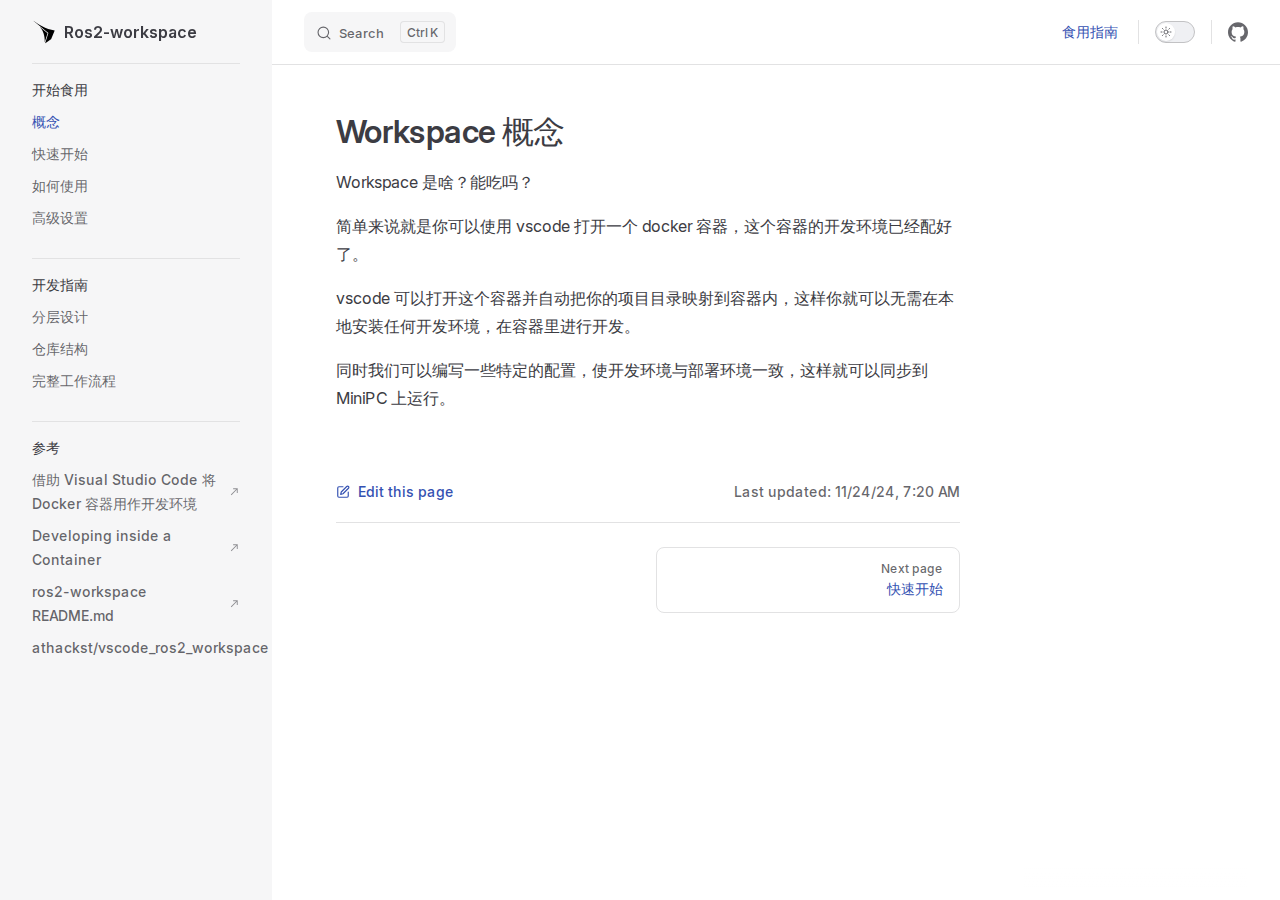
<file: start/concepts.html>
<!DOCTYPE html>
<html lang="en-US" dir="ltr">
  <head>
    <meta charset="utf-8">
    <meta name="viewport" content="width=device-width,initial-scale=1">
    <title>Workspace 概念 | Ros2-workspace</title>
    <meta name="description" content="Cygnomatic ros2-workspace docs">
    <meta name="generator" content="VitePress v1.5.0">
    <link rel="preload stylesheet" href="/assets/style.sMbq-5Zm.css" as="style">
    <link rel="preload stylesheet" href="/vp-icons.css" as="style">
    
    <script type="module" src="/assets/app.CBcvns5Y.js"></script>
    <link rel="preload" href="/assets/inter-roman-latin.Di8DUHzh.woff2" as="font" type="font/woff2" crossorigin="">
    <link rel="modulepreload" href="/assets/chunks/theme.aXFnfp4l.js">
    <link rel="modulepreload" href="/assets/chunks/framework.BQmytedh.js">
    <link rel="modulepreload" href="/assets/start_concepts.md.Dw0FQJXg.lean.js">
    <link rel="icon" href="/favicon.ico">
    <script id="check-dark-mode">(()=>{const e=localStorage.getItem("vitepress-theme-appearance")||"auto",a=window.matchMedia("(prefers-color-scheme: dark)").matches;(!e||e==="auto"?a:e==="dark")&&document.documentElement.classList.add("dark")})();</script>
    <script id="check-mac-os">document.documentElement.classList.toggle("mac",/Mac|iPhone|iPod|iPad/i.test(navigator.platform));</script>
  </head>
  <body>
    <div id="app"><div class="Layout" data-v-e82b0478><!--[--><!--]--><!--[--><span tabindex="-1" data-v-95e4e91c></span><a href="#VPContent" class="VPSkipLink visually-hidden" data-v-95e4e91c> Skip to content </a><!--]--><!----><header class="VPNav" data-v-e82b0478 data-v-8c670eef><div class="VPNavBar" data-v-8c670eef data-v-f1cc7ac9><div class="wrapper" data-v-f1cc7ac9><div class="container" data-v-f1cc7ac9><div class="title" data-v-f1cc7ac9><div class="VPNavBarTitle has-sidebar" data-v-f1cc7ac9 data-v-706b8a92><a class="title" href="/" data-v-706b8a92><!--[--><!--]--><!--[--><!--[--><!--[--><img class="VPImage dark logo" src="/cyg_logo_light_large.svg" alt data-v-ee1fe0a4><!--]--><!--[--><img class="VPImage light logo" src="/cyg_logo_dark_large.svg" alt data-v-ee1fe0a4><!--]--><!--]--><!--]--><span data-v-706b8a92>Ros2-workspace</span><!--[--><!--]--></a></div></div><div class="content" data-v-f1cc7ac9><div class="content-body" data-v-f1cc7ac9><!--[--><!--]--><div class="VPNavBarSearch search" data-v-f1cc7ac9><!--[--><!----><div id="local-search"><button type="button" class="DocSearch DocSearch-Button" aria-label="Search"><span class="DocSearch-Button-Container"><span class="vp-icon DocSearch-Search-Icon"></span><span class="DocSearch-Button-Placeholder">Search</span></span><span class="DocSearch-Button-Keys"><kbd class="DocSearch-Button-Key"></kbd><kbd class="DocSearch-Button-Key">K</kbd></span></button></div><!--]--></div><nav aria-labelledby="main-nav-aria-label" class="VPNavBarMenu menu" data-v-f1cc7ac9 data-v-c7dd21cc><span id="main-nav-aria-label" class="visually-hidden" data-v-c7dd21cc> Main Navigation </span><!--[--><!--[--><a class="VPLink link VPNavBarMenuLink active" href="/start/concepts.html" tabindex="0" data-v-c7dd21cc data-v-7ca42efb><!--[--><span data-v-7ca42efb>食用指南</span><!--]--></a><!--]--><!--]--></nav><!----><div class="VPNavBarAppearance appearance" data-v-f1cc7ac9 data-v-915670bf><button class="VPSwitch VPSwitchAppearance" type="button" role="switch" title aria-checked="false" data-v-915670bf data-v-f9f47021 data-v-7a4da74b><span class="check" data-v-7a4da74b><span class="icon" data-v-7a4da74b><!--[--><span class="vpi-sun sun" data-v-f9f47021></span><span class="vpi-moon moon" data-v-f9f47021></span><!--]--></span></span></button></div><div class="VPSocialLinks VPNavBarSocialLinks social-links" data-v-f1cc7ac9 data-v-561d04be data-v-c9628203><!--[--><a class="VPSocialLink no-icon" href="https://github.com/cygnomatic/ros2-workspace" aria-label="github" target="_blank" rel="noopener" data-v-c9628203 data-v-3f83907b><span class="vpi-social-github"></span></a><!--]--></div><div class="VPFlyout VPNavBarExtra extra" data-v-f1cc7ac9 data-v-266ae973 data-v-13cdd73a><button type="button" class="button" aria-haspopup="true" aria-expanded="false" aria-label="extra navigation" data-v-13cdd73a><span class="vpi-more-horizontal icon" data-v-13cdd73a></span></button><div class="menu" data-v-13cdd73a><div class="VPMenu" data-v-13cdd73a data-v-782d28ee><!----><!--[--><!--[--><!----><div class="group" data-v-266ae973><div class="item appearance" data-v-266ae973><p class="label" data-v-266ae973>Appearance</p><div class="appearance-action" data-v-266ae973><button class="VPSwitch VPSwitchAppearance" type="button" role="switch" title aria-checked="false" data-v-266ae973 data-v-f9f47021 data-v-7a4da74b><span class="check" data-v-7a4da74b><span class="icon" data-v-7a4da74b><!--[--><span class="vpi-sun sun" data-v-f9f47021></span><span class="vpi-moon moon" data-v-f9f47021></span><!--]--></span></span></button></div></div></div><div class="group" data-v-266ae973><div class="item social-links" data-v-266ae973><div class="VPSocialLinks social-links-list" data-v-266ae973 data-v-c9628203><!--[--><a class="VPSocialLink no-icon" href="https://github.com/cygnomatic/ros2-workspace" aria-label="github" target="_blank" rel="noopener" data-v-c9628203 data-v-3f83907b><span class="vpi-social-github"></span></a><!--]--></div></div></div><!--]--><!--]--></div></div></div><!--[--><!--]--><button type="button" class="VPNavBarHamburger hamburger" aria-label="mobile navigation" aria-expanded="false" aria-controls="VPNavScreen" data-v-f1cc7ac9 data-v-4d8ad16d><span class="container" data-v-4d8ad16d><span class="top" data-v-4d8ad16d></span><span class="middle" data-v-4d8ad16d></span><span class="bottom" data-v-4d8ad16d></span></span></button></div></div></div></div><div class="divider" data-v-f1cc7ac9><div class="divider-line" data-v-f1cc7ac9></div></div></div><!----></header><div class="VPLocalNav has-sidebar empty" data-v-e82b0478 data-v-8e7ffb7c><div class="container" data-v-8e7ffb7c><button class="menu" aria-expanded="false" aria-controls="VPSidebarNav" data-v-8e7ffb7c><span class="vpi-align-left menu-icon" data-v-8e7ffb7c></span><span class="menu-text" data-v-8e7ffb7c>Menu</span></button><div class="VPLocalNavOutlineDropdown" style="--vp-vh:0px;" data-v-8e7ffb7c data-v-6d360d95><button data-v-6d360d95>Return to top</button><!----></div></div></div><aside class="VPSidebar" data-v-e82b0478 data-v-815c4c2d><div class="curtain" data-v-815c4c2d></div><nav class="nav" id="VPSidebarNav" aria-labelledby="sidebar-aria-label" tabindex="-1" data-v-815c4c2d><span class="visually-hidden" id="sidebar-aria-label" data-v-815c4c2d> Sidebar Navigation </span><!--[--><!--]--><!--[--><div class="no-transition group" data-v-82ed0220><section class="VPSidebarItem level-0 has-active" data-v-82ed0220 data-v-8f293ade><div class="item" role="button" tabindex="0" data-v-8f293ade><div class="indicator" data-v-8f293ade></div><h2 class="text" data-v-8f293ade>开始食用</h2><!----></div><div class="items" data-v-8f293ade><!--[--><div class="VPSidebarItem level-1 is-link" data-v-8f293ade data-v-8f293ade><div class="item" data-v-8f293ade><div class="indicator" data-v-8f293ade></div><a class="VPLink link link" href="/start/concepts.html" data-v-8f293ade><!--[--><p class="text" data-v-8f293ade>概念</p><!--]--></a><!----></div><!----></div><div class="VPSidebarItem level-1 is-link" data-v-8f293ade data-v-8f293ade><div class="item" data-v-8f293ade><div class="indicator" data-v-8f293ade></div><a class="VPLink link link" href="/start/quick-start.html" data-v-8f293ade><!--[--><p class="text" data-v-8f293ade>快速开始</p><!--]--></a><!----></div><!----></div><div class="VPSidebarItem level-1 is-link" data-v-8f293ade data-v-8f293ade><div class="item" data-v-8f293ade><div class="indicator" data-v-8f293ade></div><a class="VPLink link link" href="/start/usage.html" data-v-8f293ade><!--[--><p class="text" data-v-8f293ade>如何使用</p><!--]--></a><!----></div><!----></div><div class="VPSidebarItem level-1 is-link" data-v-8f293ade data-v-8f293ade><div class="item" data-v-8f293ade><div class="indicator" data-v-8f293ade></div><a class="VPLink link link" href="/start/advanced-settings.html" data-v-8f293ade><!--[--><p class="text" data-v-8f293ade>高级设置</p><!--]--></a><!----></div><!----></div><!--]--></div></section></div><div class="no-transition group" data-v-82ed0220><section class="VPSidebarItem level-0" data-v-82ed0220 data-v-8f293ade><div class="item" role="button" tabindex="0" data-v-8f293ade><div class="indicator" data-v-8f293ade></div><h2 class="text" data-v-8f293ade>开发指南</h2><!----></div><div class="items" data-v-8f293ade><!--[--><div class="VPSidebarItem level-1 is-link" data-v-8f293ade data-v-8f293ade><div class="item" data-v-8f293ade><div class="indicator" data-v-8f293ade></div><a class="VPLink link link" href="/develop/design.html" data-v-8f293ade><!--[--><p class="text" data-v-8f293ade>分层设计</p><!--]--></a><!----></div><!----></div><div class="VPSidebarItem level-1 is-link" data-v-8f293ade data-v-8f293ade><div class="item" data-v-8f293ade><div class="indicator" data-v-8f293ade></div><a class="VPLink link link" href="/develop/struct.html" data-v-8f293ade><!--[--><p class="text" data-v-8f293ade>仓库结构</p><!--]--></a><!----></div><!----></div><div class="VPSidebarItem level-1 is-link" data-v-8f293ade data-v-8f293ade><div class="item" data-v-8f293ade><div class="indicator" data-v-8f293ade></div><a class="VPLink link link" href="/develop/pipeline.html" data-v-8f293ade><!--[--><p class="text" data-v-8f293ade>完整工作流程</p><!--]--></a><!----></div><!----></div><!--]--></div></section></div><div class="no-transition group" data-v-82ed0220><section class="VPSidebarItem level-0" data-v-82ed0220 data-v-8f293ade><div class="item" role="button" tabindex="0" data-v-8f293ade><div class="indicator" data-v-8f293ade></div><h2 class="text" data-v-8f293ade>参考</h2><!----></div><div class="items" data-v-8f293ade><!--[--><div class="VPSidebarItem level-1 is-link" data-v-8f293ade data-v-8f293ade><div class="item" data-v-8f293ade><div class="indicator" data-v-8f293ade></div><a class="VPLink link vp-external-link-icon link" href="https://learn.microsoft.com/zh-cn/training/modules/use-docker-container-dev-env-vs-code/" target="_blank" rel="noreferrer" data-v-8f293ade><!--[--><p class="text" data-v-8f293ade>借助 Visual Studio Code 将 Docker 容器用作开发环境</p><!--]--></a><!----></div><!----></div><div class="VPSidebarItem level-1 is-link" data-v-8f293ade data-v-8f293ade><div class="item" data-v-8f293ade><div class="indicator" data-v-8f293ade></div><a class="VPLink link vp-external-link-icon link" href="https://code.visualstudio.com/docs/devcontainers/containers" target="_blank" rel="noreferrer" data-v-8f293ade><!--[--><p class="text" data-v-8f293ade>Developing inside a Container</p><!--]--></a><!----></div><!----></div><div class="VPSidebarItem level-1 is-link" data-v-8f293ade data-v-8f293ade><div class="item" data-v-8f293ade><div class="indicator" data-v-8f293ade></div><a class="VPLink link vp-external-link-icon link" href="https://github.com/cygnomatic/ros2-workspace/blob/main/README.md" target="_blank" rel="noreferrer" data-v-8f293ade><!--[--><p class="text" data-v-8f293ade>ros2-workspace README.md</p><!--]--></a><!----></div><!----></div><div class="VPSidebarItem level-1 is-link" data-v-8f293ade data-v-8f293ade><div class="item" data-v-8f293ade><div class="indicator" data-v-8f293ade></div><a class="VPLink link vp-external-link-icon link" href="https://github.com/athackst/vscode_ros2_workspace" target="_blank" rel="noreferrer" data-v-8f293ade><!--[--><p class="text" data-v-8f293ade>athackst/vscode_ros2_workspace</p><!--]--></a><!----></div><!----></div><!--]--></div></section></div><!--]--><!--[--><!--]--></nav></aside><div class="VPContent has-sidebar" id="VPContent" data-v-e82b0478 data-v-91af4e23><div class="VPDoc has-sidebar has-aside" data-v-91af4e23 data-v-fca15d40><!--[--><!--]--><div class="container" data-v-fca15d40><div class="aside" data-v-fca15d40><div class="aside-curtain" data-v-fca15d40></div><div class="aside-container" data-v-fca15d40><div class="aside-content" data-v-fca15d40><div class="VPDocAside" data-v-fca15d40 data-v-ec239fac><!--[--><!--]--><!--[--><!--]--><nav aria-labelledby="doc-outline-aria-label" class="VPDocAsideOutline" data-v-ec239fac data-v-c0dee88f><div class="content" data-v-c0dee88f><div class="outline-marker" data-v-c0dee88f></div><div aria-level="2" class="outline-title" id="doc-outline-aria-label" role="heading" data-v-c0dee88f>On this page</div><ul class="VPDocOutlineItem root" data-v-c0dee88f data-v-369db6a8><!--[--><!--]--></ul></div></nav><!--[--><!--]--><div class="spacer" data-v-ec239fac></div><!--[--><!--]--><!----><!--[--><!--]--><!--[--><!--]--></div></div></div></div><div class="content" data-v-fca15d40><div class="content-container" data-v-fca15d40><!--[--><!--]--><main class="main" data-v-fca15d40><div style="position:relative;" class="vp-doc _start_concepts" data-v-fca15d40><div><h1 id="workspace-概念" tabindex="-1">Workspace 概念 <a class="header-anchor" href="#workspace-概念" aria-label="Permalink to &quot;Workspace 概念&quot;">​</a></h1><p>Workspace 是啥？能吃吗？</p><p>简单来说就是你可以使用 vscode 打开一个 docker 容器，这个容器的开发环境已经配好了。</p><p>vscode 可以打开这个容器并自动把你的项目目录映射到容器内，这样你就可以无需在本地安装任何开发环境，在容器里进行开发。</p><p>同时我们可以编写一些特定的配置，使开发环境与部署环境一致，这样就可以同步到 MiniPC 上运行。</p></div></div></main><footer class="VPDocFooter" data-v-fca15d40 data-v-ce8ba144><!--[--><!--]--><div class="edit-info" data-v-ce8ba144><div class="edit-link" data-v-ce8ba144><a class="VPLink link vp-external-link-icon no-icon edit-link-button" href="https://github.com/cygnomatic/ros2-workspace-docs/edit/main/docs/start/concepts.md" target="_blank" rel="noreferrer" data-v-ce8ba144><!--[--><span class="vpi-square-pen edit-link-icon" data-v-ce8ba144></span> Edit this page<!--]--></a></div><div class="last-updated" data-v-ce8ba144><p class="VPLastUpdated" data-v-ce8ba144 data-v-93a4bf6c>Last updated: <time datetime="2024-11-24T07:20:20.000Z" data-v-93a4bf6c></time></p></div></div><nav class="prev-next" aria-labelledby="doc-footer-aria-label" data-v-ce8ba144><span class="visually-hidden" id="doc-footer-aria-label" data-v-ce8ba144>Pager</span><div class="pager" data-v-ce8ba144><!----></div><div class="pager" data-v-ce8ba144><a class="VPLink link pager-link next" href="/start/quick-start.html" data-v-ce8ba144><!--[--><span class="desc" data-v-ce8ba144>Next page</span><span class="title" data-v-ce8ba144>快速开始</span><!--]--></a></div></nav></footer><!--[--><!--]--></div></div></div><!--[--><!--]--></div></div><!----><!--[--><!--]--></div></div>
    <script>window.__VP_HASH_MAP__=JSON.parse("{\"develop_design.md\":\"DFY5a4vG\",\"develop_pipeline.md\":\"Y5m666VE\",\"develop_struct.md\":\"B1zZjRy_\",\"index.md\":\"hIbqUQxw\",\"start_advanced-settings.md\":\"BD0MgNu6\",\"start_concepts.md\":\"Dw0FQJXg\",\"start_quick-start.md\":\"DQOk5LY9\",\"start_usage.md\":\"aKYZF414\"}");function deserializeFunctions(r){return Array.isArray(r)?r.map(deserializeFunctions):typeof r=="object"&&r!==null?Object.keys(r).reduce((t,n)=>(t[n]=deserializeFunctions(r[n]),t),{}):typeof r=="string"&&r.startsWith("_vp-fn_")?new Function(`return ${r.slice(7)}`)():r};window.__VP_SITE_DATA__=deserializeFunctions(JSON.parse("{\"lang\":\"en-US\",\"dir\":\"ltr\",\"title\":\"Ros2-workspace\",\"description\":\"Cygnomatic ros2-workspace docs\",\"base\":\"/\",\"head\":[],\"router\":{\"prefetchLinks\":true},\"appearance\":true,\"themeConfig\":{\"nav\":[{\"text\":\"食用指南\",\"link\":\"/start/concepts\",\"activeMatch\":\"/start\"}],\"sidebar\":[{\"text\":\"开始食用\",\"items\":[{\"text\":\"概念\",\"link\":\"/start/concepts\"},{\"text\":\"快速开始\",\"link\":\"/start/quick-start\"},{\"text\":\"如何使用\",\"link\":\"/start/usage\"},{\"text\":\"高级设置\",\"link\":\"/start/advanced-settings\"}]},{\"text\":\"开发指南\",\"items\":[{\"text\":\"分层设计\",\"link\":\"/develop/design\"},{\"text\":\"仓库结构\",\"link\":\"/develop/struct\"},{\"text\":\"完整工作流程\",\"link\":\"/develop/pipeline\"}]},{\"text\":\"参考\",\"items\":[{\"text\":\"借助 Visual Studio Code 将 Docker 容器用作开发环境\",\"link\":\"https://learn.microsoft.com/zh-cn/training/modules/use-docker-container-dev-env-vs-code/\"},{\"text\":\"Developing inside a Container\",\"link\":\"https://code.visualstudio.com/docs/devcontainers/containers\"},{\"text\":\"ros2-workspace README.md\",\"link\":\"https://github.com/cygnomatic/ros2-workspace/blob/main/README.md\"},{\"text\":\"athackst/vscode_ros2_workspace\",\"link\":\"https://github.com/athackst/vscode_ros2_workspace\"}]}],\"socialLinks\":[{\"icon\":\"github\",\"link\":\"https://github.com/cygnomatic/ros2-workspace\"}],\"editLink\":{\"pattern\":\"_vp-fn_({ filePath }) => {\\n        if (filePath.startsWith(\\\"packages/\\\")) {\\n          return `https://github.com/cygnomatic/ros2-workspace-docs/edit/main/${filePath}`;\\n        } else {\\n          return `https://github.com/cygnomatic/ros2-workspace-docs/edit/main/docs/${filePath}`;\\n        }\\n      }\"},\"search\":{\"provider\":\"local\"},\"logo\":{\"light\":\"/cyg_logo_dark_large.svg\",\"dark\":\"/cyg_logo_light_large.svg\"}},\"locales\":{},\"scrollOffset\":134,\"cleanUrls\":false}"));</script>
    
  </body>
</html>
</file>
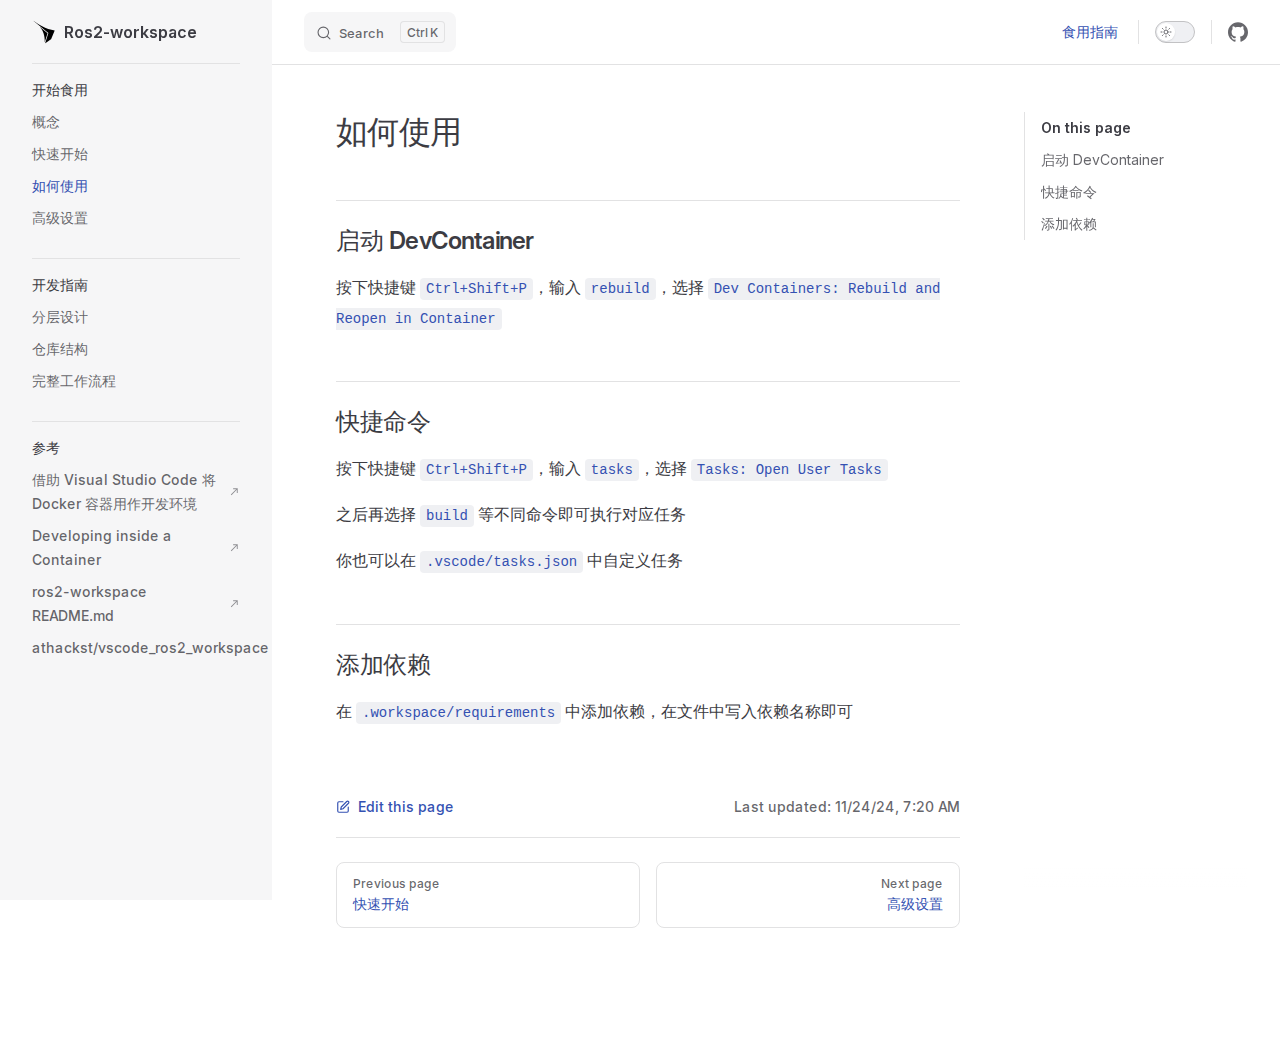
<file: start/usage.html>
<!DOCTYPE html>
<html lang="en-US" dir="ltr">
  <head>
    <meta charset="utf-8">
    <meta name="viewport" content="width=device-width,initial-scale=1">
    <title>如何使用 | Ros2-workspace</title>
    <meta name="description" content="Cygnomatic ros2-workspace docs">
    <meta name="generator" content="VitePress v1.5.0">
    <link rel="preload stylesheet" href="/assets/style.sMbq-5Zm.css" as="style">
    <link rel="preload stylesheet" href="/vp-icons.css" as="style">
    
    <script type="module" src="/assets/app.CBcvns5Y.js"></script>
    <link rel="preload" href="/assets/inter-roman-latin.Di8DUHzh.woff2" as="font" type="font/woff2" crossorigin="">
    <link rel="modulepreload" href="/assets/chunks/theme.aXFnfp4l.js">
    <link rel="modulepreload" href="/assets/chunks/framework.BQmytedh.js">
    <link rel="modulepreload" href="/assets/start_usage.md.aKYZF414.lean.js">
    <link rel="icon" href="/favicon.ico">
    <script id="check-dark-mode">(()=>{const e=localStorage.getItem("vitepress-theme-appearance")||"auto",a=window.matchMedia("(prefers-color-scheme: dark)").matches;(!e||e==="auto"?a:e==="dark")&&document.documentElement.classList.add("dark")})();</script>
    <script id="check-mac-os">document.documentElement.classList.toggle("mac",/Mac|iPhone|iPod|iPad/i.test(navigator.platform));</script>
  </head>
  <body>
    <div id="app"><div class="Layout" data-v-e82b0478><!--[--><!--]--><!--[--><span tabindex="-1" data-v-95e4e91c></span><a href="#VPContent" class="VPSkipLink visually-hidden" data-v-95e4e91c> Skip to content </a><!--]--><!----><header class="VPNav" data-v-e82b0478 data-v-8c670eef><div class="VPNavBar" data-v-8c670eef data-v-f1cc7ac9><div class="wrapper" data-v-f1cc7ac9><div class="container" data-v-f1cc7ac9><div class="title" data-v-f1cc7ac9><div class="VPNavBarTitle has-sidebar" data-v-f1cc7ac9 data-v-706b8a92><a class="title" href="/" data-v-706b8a92><!--[--><!--]--><!--[--><!--[--><!--[--><img class="VPImage dark logo" src="/cyg_logo_light_large.svg" alt data-v-ee1fe0a4><!--]--><!--[--><img class="VPImage light logo" src="/cyg_logo_dark_large.svg" alt data-v-ee1fe0a4><!--]--><!--]--><!--]--><span data-v-706b8a92>Ros2-workspace</span><!--[--><!--]--></a></div></div><div class="content" data-v-f1cc7ac9><div class="content-body" data-v-f1cc7ac9><!--[--><!--]--><div class="VPNavBarSearch search" data-v-f1cc7ac9><!--[--><!----><div id="local-search"><button type="button" class="DocSearch DocSearch-Button" aria-label="Search"><span class="DocSearch-Button-Container"><span class="vp-icon DocSearch-Search-Icon"></span><span class="DocSearch-Button-Placeholder">Search</span></span><span class="DocSearch-Button-Keys"><kbd class="DocSearch-Button-Key"></kbd><kbd class="DocSearch-Button-Key">K</kbd></span></button></div><!--]--></div><nav aria-labelledby="main-nav-aria-label" class="VPNavBarMenu menu" data-v-f1cc7ac9 data-v-c7dd21cc><span id="main-nav-aria-label" class="visually-hidden" data-v-c7dd21cc> Main Navigation </span><!--[--><!--[--><a class="VPLink link VPNavBarMenuLink active" href="/start/concepts.html" tabindex="0" data-v-c7dd21cc data-v-7ca42efb><!--[--><span data-v-7ca42efb>食用指南</span><!--]--></a><!--]--><!--]--></nav><!----><div class="VPNavBarAppearance appearance" data-v-f1cc7ac9 data-v-915670bf><button class="VPSwitch VPSwitchAppearance" type="button" role="switch" title aria-checked="false" data-v-915670bf data-v-f9f47021 data-v-7a4da74b><span class="check" data-v-7a4da74b><span class="icon" data-v-7a4da74b><!--[--><span class="vpi-sun sun" data-v-f9f47021></span><span class="vpi-moon moon" data-v-f9f47021></span><!--]--></span></span></button></div><div class="VPSocialLinks VPNavBarSocialLinks social-links" data-v-f1cc7ac9 data-v-561d04be data-v-c9628203><!--[--><a class="VPSocialLink no-icon" href="https://github.com/cygnomatic/ros2-workspace" aria-label="github" target="_blank" rel="noopener" data-v-c9628203 data-v-3f83907b><span class="vpi-social-github"></span></a><!--]--></div><div class="VPFlyout VPNavBarExtra extra" data-v-f1cc7ac9 data-v-266ae973 data-v-13cdd73a><button type="button" class="button" aria-haspopup="true" aria-expanded="false" aria-label="extra navigation" data-v-13cdd73a><span class="vpi-more-horizontal icon" data-v-13cdd73a></span></button><div class="menu" data-v-13cdd73a><div class="VPMenu" data-v-13cdd73a data-v-782d28ee><!----><!--[--><!--[--><!----><div class="group" data-v-266ae973><div class="item appearance" data-v-266ae973><p class="label" data-v-266ae973>Appearance</p><div class="appearance-action" data-v-266ae973><button class="VPSwitch VPSwitchAppearance" type="button" role="switch" title aria-checked="false" data-v-266ae973 data-v-f9f47021 data-v-7a4da74b><span class="check" data-v-7a4da74b><span class="icon" data-v-7a4da74b><!--[--><span class="vpi-sun sun" data-v-f9f47021></span><span class="vpi-moon moon" data-v-f9f47021></span><!--]--></span></span></button></div></div></div><div class="group" data-v-266ae973><div class="item social-links" data-v-266ae973><div class="VPSocialLinks social-links-list" data-v-266ae973 data-v-c9628203><!--[--><a class="VPSocialLink no-icon" href="https://github.com/cygnomatic/ros2-workspace" aria-label="github" target="_blank" rel="noopener" data-v-c9628203 data-v-3f83907b><span class="vpi-social-github"></span></a><!--]--></div></div></div><!--]--><!--]--></div></div></div><!--[--><!--]--><button type="button" class="VPNavBarHamburger hamburger" aria-label="mobile navigation" aria-expanded="false" aria-controls="VPNavScreen" data-v-f1cc7ac9 data-v-4d8ad16d><span class="container" data-v-4d8ad16d><span class="top" data-v-4d8ad16d></span><span class="middle" data-v-4d8ad16d></span><span class="bottom" data-v-4d8ad16d></span></span></button></div></div></div></div><div class="divider" data-v-f1cc7ac9><div class="divider-line" data-v-f1cc7ac9></div></div></div><!----></header><div class="VPLocalNav has-sidebar empty" data-v-e82b0478 data-v-8e7ffb7c><div class="container" data-v-8e7ffb7c><button class="menu" aria-expanded="false" aria-controls="VPSidebarNav" data-v-8e7ffb7c><span class="vpi-align-left menu-icon" data-v-8e7ffb7c></span><span class="menu-text" data-v-8e7ffb7c>Menu</span></button><div class="VPLocalNavOutlineDropdown" style="--vp-vh:0px;" data-v-8e7ffb7c data-v-6d360d95><button data-v-6d360d95>Return to top</button><!----></div></div></div><aside class="VPSidebar" data-v-e82b0478 data-v-815c4c2d><div class="curtain" data-v-815c4c2d></div><nav class="nav" id="VPSidebarNav" aria-labelledby="sidebar-aria-label" tabindex="-1" data-v-815c4c2d><span class="visually-hidden" id="sidebar-aria-label" data-v-815c4c2d> Sidebar Navigation </span><!--[--><!--]--><!--[--><div class="no-transition group" data-v-82ed0220><section class="VPSidebarItem level-0 has-active" data-v-82ed0220 data-v-8f293ade><div class="item" role="button" tabindex="0" data-v-8f293ade><div class="indicator" data-v-8f293ade></div><h2 class="text" data-v-8f293ade>开始食用</h2><!----></div><div class="items" data-v-8f293ade><!--[--><div class="VPSidebarItem level-1 is-link" data-v-8f293ade data-v-8f293ade><div class="item" data-v-8f293ade><div class="indicator" data-v-8f293ade></div><a class="VPLink link link" href="/start/concepts.html" data-v-8f293ade><!--[--><p class="text" data-v-8f293ade>概念</p><!--]--></a><!----></div><!----></div><div class="VPSidebarItem level-1 is-link" data-v-8f293ade data-v-8f293ade><div class="item" data-v-8f293ade><div class="indicator" data-v-8f293ade></div><a class="VPLink link link" href="/start/quick-start.html" data-v-8f293ade><!--[--><p class="text" data-v-8f293ade>快速开始</p><!--]--></a><!----></div><!----></div><div class="VPSidebarItem level-1 is-link" data-v-8f293ade data-v-8f293ade><div class="item" data-v-8f293ade><div class="indicator" data-v-8f293ade></div><a class="VPLink link link" href="/start/usage.html" data-v-8f293ade><!--[--><p class="text" data-v-8f293ade>如何使用</p><!--]--></a><!----></div><!----></div><div class="VPSidebarItem level-1 is-link" data-v-8f293ade data-v-8f293ade><div class="item" data-v-8f293ade><div class="indicator" data-v-8f293ade></div><a class="VPLink link link" href="/start/advanced-settings.html" data-v-8f293ade><!--[--><p class="text" data-v-8f293ade>高级设置</p><!--]--></a><!----></div><!----></div><!--]--></div></section></div><div class="no-transition group" data-v-82ed0220><section class="VPSidebarItem level-0" data-v-82ed0220 data-v-8f293ade><div class="item" role="button" tabindex="0" data-v-8f293ade><div class="indicator" data-v-8f293ade></div><h2 class="text" data-v-8f293ade>开发指南</h2><!----></div><div class="items" data-v-8f293ade><!--[--><div class="VPSidebarItem level-1 is-link" data-v-8f293ade data-v-8f293ade><div class="item" data-v-8f293ade><div class="indicator" data-v-8f293ade></div><a class="VPLink link link" href="/develop/design.html" data-v-8f293ade><!--[--><p class="text" data-v-8f293ade>分层设计</p><!--]--></a><!----></div><!----></div><div class="VPSidebarItem level-1 is-link" data-v-8f293ade data-v-8f293ade><div class="item" data-v-8f293ade><div class="indicator" data-v-8f293ade></div><a class="VPLink link link" href="/develop/struct.html" data-v-8f293ade><!--[--><p class="text" data-v-8f293ade>仓库结构</p><!--]--></a><!----></div><!----></div><div class="VPSidebarItem level-1 is-link" data-v-8f293ade data-v-8f293ade><div class="item" data-v-8f293ade><div class="indicator" data-v-8f293ade></div><a class="VPLink link link" href="/develop/pipeline.html" data-v-8f293ade><!--[--><p class="text" data-v-8f293ade>完整工作流程</p><!--]--></a><!----></div><!----></div><!--]--></div></section></div><div class="no-transition group" data-v-82ed0220><section class="VPSidebarItem level-0" data-v-82ed0220 data-v-8f293ade><div class="item" role="button" tabindex="0" data-v-8f293ade><div class="indicator" data-v-8f293ade></div><h2 class="text" data-v-8f293ade>参考</h2><!----></div><div class="items" data-v-8f293ade><!--[--><div class="VPSidebarItem level-1 is-link" data-v-8f293ade data-v-8f293ade><div class="item" data-v-8f293ade><div class="indicator" data-v-8f293ade></div><a class="VPLink link vp-external-link-icon link" href="https://learn.microsoft.com/zh-cn/training/modules/use-docker-container-dev-env-vs-code/" target="_blank" rel="noreferrer" data-v-8f293ade><!--[--><p class="text" data-v-8f293ade>借助 Visual Studio Code 将 Docker 容器用作开发环境</p><!--]--></a><!----></div><!----></div><div class="VPSidebarItem level-1 is-link" data-v-8f293ade data-v-8f293ade><div class="item" data-v-8f293ade><div class="indicator" data-v-8f293ade></div><a class="VPLink link vp-external-link-icon link" href="https://code.visualstudio.com/docs/devcontainers/containers" target="_blank" rel="noreferrer" data-v-8f293ade><!--[--><p class="text" data-v-8f293ade>Developing inside a Container</p><!--]--></a><!----></div><!----></div><div class="VPSidebarItem level-1 is-link" data-v-8f293ade data-v-8f293ade><div class="item" data-v-8f293ade><div class="indicator" data-v-8f293ade></div><a class="VPLink link vp-external-link-icon link" href="https://github.com/cygnomatic/ros2-workspace/blob/main/README.md" target="_blank" rel="noreferrer" data-v-8f293ade><!--[--><p class="text" data-v-8f293ade>ros2-workspace README.md</p><!--]--></a><!----></div><!----></div><div class="VPSidebarItem level-1 is-link" data-v-8f293ade data-v-8f293ade><div class="item" data-v-8f293ade><div class="indicator" data-v-8f293ade></div><a class="VPLink link vp-external-link-icon link" href="https://github.com/athackst/vscode_ros2_workspace" target="_blank" rel="noreferrer" data-v-8f293ade><!--[--><p class="text" data-v-8f293ade>athackst/vscode_ros2_workspace</p><!--]--></a><!----></div><!----></div><!--]--></div></section></div><!--]--><!--[--><!--]--></nav></aside><div class="VPContent has-sidebar" id="VPContent" data-v-e82b0478 data-v-91af4e23><div class="VPDoc has-sidebar has-aside" data-v-91af4e23 data-v-fca15d40><!--[--><!--]--><div class="container" data-v-fca15d40><div class="aside" data-v-fca15d40><div class="aside-curtain" data-v-fca15d40></div><div class="aside-container" data-v-fca15d40><div class="aside-content" data-v-fca15d40><div class="VPDocAside" data-v-fca15d40 data-v-ec239fac><!--[--><!--]--><!--[--><!--]--><nav aria-labelledby="doc-outline-aria-label" class="VPDocAsideOutline" data-v-ec239fac data-v-c0dee88f><div class="content" data-v-c0dee88f><div class="outline-marker" data-v-c0dee88f></div><div aria-level="2" class="outline-title" id="doc-outline-aria-label" role="heading" data-v-c0dee88f>On this page</div><ul class="VPDocOutlineItem root" data-v-c0dee88f data-v-369db6a8><!--[--><!--]--></ul></div></nav><!--[--><!--]--><div class="spacer" data-v-ec239fac></div><!--[--><!--]--><!----><!--[--><!--]--><!--[--><!--]--></div></div></div></div><div class="content" data-v-fca15d40><div class="content-container" data-v-fca15d40><!--[--><!--]--><main class="main" data-v-fca15d40><div style="position:relative;" class="vp-doc _start_usage" data-v-fca15d40><div><h1 id="如何使用" tabindex="-1">如何使用 <a class="header-anchor" href="#如何使用" aria-label="Permalink to &quot;如何使用&quot;">​</a></h1><h2 id="启动-devcontainer" tabindex="-1">启动 DevContainer <a class="header-anchor" href="#启动-devcontainer" aria-label="Permalink to &quot;启动 DevContainer&quot;">​</a></h2><p>按下快捷键 <code>Ctrl+Shift+P</code>，输入 <code>rebuild</code>，选择 <code>Dev Containers: Rebuild and Reopen in Container</code></p><h2 id="快捷命令" tabindex="-1">快捷命令 <a class="header-anchor" href="#快捷命令" aria-label="Permalink to &quot;快捷命令&quot;">​</a></h2><p>按下快捷键 <code>Ctrl+Shift+P</code>，输入 <code>tasks</code>，选择 <code>Tasks: Open User Tasks</code></p><p>之后再选择 <code>build</code> 等不同命令即可执行对应任务</p><p>你也可以在 <code>.vscode/tasks.json</code> 中自定义任务</p><h2 id="添加依赖" tabindex="-1">添加依赖 <a class="header-anchor" href="#添加依赖" aria-label="Permalink to &quot;添加依赖&quot;">​</a></h2><p>在 <code>.workspace/requirements</code> 中添加依赖，在文件中写入依赖名称即可</p></div></div></main><footer class="VPDocFooter" data-v-fca15d40 data-v-ce8ba144><!--[--><!--]--><div class="edit-info" data-v-ce8ba144><div class="edit-link" data-v-ce8ba144><a class="VPLink link vp-external-link-icon no-icon edit-link-button" href="https://github.com/cygnomatic/ros2-workspace-docs/edit/main/docs/start/usage.md" target="_blank" rel="noreferrer" data-v-ce8ba144><!--[--><span class="vpi-square-pen edit-link-icon" data-v-ce8ba144></span> Edit this page<!--]--></a></div><div class="last-updated" data-v-ce8ba144><p class="VPLastUpdated" data-v-ce8ba144 data-v-93a4bf6c>Last updated: <time datetime="2024-11-24T07:20:20.000Z" data-v-93a4bf6c></time></p></div></div><nav class="prev-next" aria-labelledby="doc-footer-aria-label" data-v-ce8ba144><span class="visually-hidden" id="doc-footer-aria-label" data-v-ce8ba144>Pager</span><div class="pager" data-v-ce8ba144><a class="VPLink link pager-link prev" href="/start/quick-start.html" data-v-ce8ba144><!--[--><span class="desc" data-v-ce8ba144>Previous page</span><span class="title" data-v-ce8ba144>快速开始</span><!--]--></a></div><div class="pager" data-v-ce8ba144><a class="VPLink link pager-link next" href="/start/advanced-settings.html" data-v-ce8ba144><!--[--><span class="desc" data-v-ce8ba144>Next page</span><span class="title" data-v-ce8ba144>高级设置</span><!--]--></a></div></nav></footer><!--[--><!--]--></div></div></div><!--[--><!--]--></div></div><!----><!--[--><!--]--></div></div>
    <script>window.__VP_HASH_MAP__=JSON.parse("{\"develop_design.md\":\"DFY5a4vG\",\"develop_pipeline.md\":\"Y5m666VE\",\"develop_struct.md\":\"B1zZjRy_\",\"index.md\":\"hIbqUQxw\",\"start_advanced-settings.md\":\"BD0MgNu6\",\"start_concepts.md\":\"Dw0FQJXg\",\"start_quick-start.md\":\"DQOk5LY9\",\"start_usage.md\":\"aKYZF414\"}");function deserializeFunctions(r){return Array.isArray(r)?r.map(deserializeFunctions):typeof r=="object"&&r!==null?Object.keys(r).reduce((t,n)=>(t[n]=deserializeFunctions(r[n]),t),{}):typeof r=="string"&&r.startsWith("_vp-fn_")?new Function(`return ${r.slice(7)}`)():r};window.__VP_SITE_DATA__=deserializeFunctions(JSON.parse("{\"lang\":\"en-US\",\"dir\":\"ltr\",\"title\":\"Ros2-workspace\",\"description\":\"Cygnomatic ros2-workspace docs\",\"base\":\"/\",\"head\":[],\"router\":{\"prefetchLinks\":true},\"appearance\":true,\"themeConfig\":{\"nav\":[{\"text\":\"食用指南\",\"link\":\"/start/concepts\",\"activeMatch\":\"/start\"}],\"sidebar\":[{\"text\":\"开始食用\",\"items\":[{\"text\":\"概念\",\"link\":\"/start/concepts\"},{\"text\":\"快速开始\",\"link\":\"/start/quick-start\"},{\"text\":\"如何使用\",\"link\":\"/start/usage\"},{\"text\":\"高级设置\",\"link\":\"/start/advanced-settings\"}]},{\"text\":\"开发指南\",\"items\":[{\"text\":\"分层设计\",\"link\":\"/develop/design\"},{\"text\":\"仓库结构\",\"link\":\"/develop/struct\"},{\"text\":\"完整工作流程\",\"link\":\"/develop/pipeline\"}]},{\"text\":\"参考\",\"items\":[{\"text\":\"借助 Visual Studio Code 将 Docker 容器用作开发环境\",\"link\":\"https://learn.microsoft.com/zh-cn/training/modules/use-docker-container-dev-env-vs-code/\"},{\"text\":\"Developing inside a Container\",\"link\":\"https://code.visualstudio.com/docs/devcontainers/containers\"},{\"text\":\"ros2-workspace README.md\",\"link\":\"https://github.com/cygnomatic/ros2-workspace/blob/main/README.md\"},{\"text\":\"athackst/vscode_ros2_workspace\",\"link\":\"https://github.com/athackst/vscode_ros2_workspace\"}]}],\"socialLinks\":[{\"icon\":\"github\",\"link\":\"https://github.com/cygnomatic/ros2-workspace\"}],\"editLink\":{\"pattern\":\"_vp-fn_({ filePath }) => {\\n        if (filePath.startsWith(\\\"packages/\\\")) {\\n          return `https://github.com/cygnomatic/ros2-workspace-docs/edit/main/${filePath}`;\\n        } else {\\n          return `https://github.com/cygnomatic/ros2-workspace-docs/edit/main/docs/${filePath}`;\\n        }\\n      }\"},\"search\":{\"provider\":\"local\"},\"logo\":{\"light\":\"/cyg_logo_dark_large.svg\",\"dark\":\"/cyg_logo_light_large.svg\"}},\"locales\":{},\"scrollOffset\":134,\"cleanUrls\":false}"));</script>
    
  </body>
</html>
</file>
<file: assets/style.sMbq-5Zm.css>
@font-face{font-family:Inter;font-style:normal;font-weight:100 900;font-display:swap;src:url(/assets/inter-roman-cyrillic-ext.BBPuwvHQ.woff2) format("woff2");unicode-range:U+0460-052F,U+1C80-1C88,U+20B4,U+2DE0-2DFF,U+A640-A69F,U+FE2E-FE2F}@font-face{font-family:Inter;font-style:normal;font-weight:100 900;font-display:swap;src:url(/assets/inter-roman-cyrillic.C5lxZ8CY.woff2) format("woff2");unicode-range:U+0301,U+0400-045F,U+0490-0491,U+04B0-04B1,U+2116}@font-face{font-family:Inter;font-style:normal;font-weight:100 900;font-display:swap;src:url(/assets/inter-roman-greek-ext.CqjqNYQ-.woff2) format("woff2");unicode-range:U+1F00-1FFF}@font-face{font-family:Inter;font-style:normal;font-weight:100 900;font-display:swap;src:url(/assets/inter-roman-greek.BBVDIX6e.woff2) format("woff2");unicode-range:U+0370-0377,U+037A-037F,U+0384-038A,U+038C,U+038E-03A1,U+03A3-03FF}@font-face{font-family:Inter;font-style:normal;font-weight:100 900;font-display:swap;src:url(/assets/inter-roman-vietnamese.BjW4sHH5.woff2) format("woff2");unicode-range:U+0102-0103,U+0110-0111,U+0128-0129,U+0168-0169,U+01A0-01A1,U+01AF-01B0,U+0300-0301,U+0303-0304,U+0308-0309,U+0323,U+0329,U+1EA0-1EF9,U+20AB}@font-face{font-family:Inter;font-style:normal;font-weight:100 900;font-display:swap;src:url(/assets/inter-roman-latin-ext.4ZJIpNVo.woff2) format("woff2");unicode-range:U+0100-02AF,U+0304,U+0308,U+0329,U+1E00-1E9F,U+1EF2-1EFF,U+2020,U+20A0-20AB,U+20AD-20C0,U+2113,U+2C60-2C7F,U+A720-A7FF}@font-face{font-family:Inter;font-style:normal;font-weight:100 900;font-display:swap;src:url(/assets/inter-roman-latin.Di8DUHzh.woff2) format("woff2");unicode-range:U+0000-00FF,U+0131,U+0152-0153,U+02BB-02BC,U+02C6,U+02DA,U+02DC,U+0304,U+0308,U+0329,U+2000-206F,U+2074,U+20AC,U+2122,U+2191,U+2193,U+2212,U+2215,U+FEFF,U+FFFD}@font-face{font-family:Inter;font-style:italic;font-weight:100 900;font-display:swap;src:url(/assets/inter-italic-cyrillic-ext.r48I6akx.woff2) format("woff2");unicode-range:U+0460-052F,U+1C80-1C88,U+20B4,U+2DE0-2DFF,U+A640-A69F,U+FE2E-FE2F}@font-face{font-family:Inter;font-style:italic;font-weight:100 900;font-display:swap;src:url(/assets/inter-italic-cyrillic.By2_1cv3.woff2) format("woff2");unicode-range:U+0301,U+0400-045F,U+0490-0491,U+04B0-04B1,U+2116}@font-face{font-family:Inter;font-style:italic;font-weight:100 900;font-display:swap;src:url(/assets/inter-italic-greek-ext.1u6EdAuj.woff2) format("woff2");unicode-range:U+1F00-1FFF}@font-face{font-family:Inter;font-style:italic;font-weight:100 900;font-display:swap;src:url(/assets/inter-italic-greek.DJ8dCoTZ.woff2) format("woff2");unicode-range:U+0370-0377,U+037A-037F,U+0384-038A,U+038C,U+038E-03A1,U+03A3-03FF}@font-face{font-family:Inter;font-style:italic;font-weight:100 900;font-display:swap;src:url(/assets/inter-italic-vietnamese.BSbpV94h.woff2) format("woff2");unicode-range:U+0102-0103,U+0110-0111,U+0128-0129,U+0168-0169,U+01A0-01A1,U+01AF-01B0,U+0300-0301,U+0303-0304,U+0308-0309,U+0323,U+0329,U+1EA0-1EF9,U+20AB}@font-face{font-family:Inter;font-style:italic;font-weight:100 900;font-display:swap;src:url(/assets/inter-italic-latin-ext.CN1xVJS-.woff2) format("woff2");unicode-range:U+0100-02AF,U+0304,U+0308,U+0329,U+1E00-1E9F,U+1EF2-1EFF,U+2020,U+20A0-20AB,U+20AD-20C0,U+2113,U+2C60-2C7F,U+A720-A7FF}@font-face{font-family:Inter;font-style:italic;font-weight:100 900;font-display:swap;src:url(/assets/inter-italic-latin.C2AdPX0b.woff2) format("woff2");unicode-range:U+0000-00FF,U+0131,U+0152-0153,U+02BB-02BC,U+02C6,U+02DA,U+02DC,U+0304,U+0308,U+0329,U+2000-206F,U+2074,U+20AC,U+2122,U+2191,U+2193,U+2212,U+2215,U+FEFF,U+FFFD}@font-face{font-family:Punctuation SC;font-weight:400;src:local("PingFang SC Regular"),local("Noto Sans CJK SC"),local("Microsoft YaHei");unicode-range:U+201C,U+201D,U+2018,U+2019,U+2E3A,U+2014,U+2013,U+2026,U+00B7,U+007E,U+002F}@font-face{font-family:Punctuation SC;font-weight:500;src:local("PingFang SC Medium"),local("Noto Sans CJK SC"),local("Microsoft YaHei");unicode-range:U+201C,U+201D,U+2018,U+2019,U+2E3A,U+2014,U+2013,U+2026,U+00B7,U+007E,U+002F}@font-face{font-family:Punctuation SC;font-weight:600;src:local("PingFang SC Semibold"),local("Noto Sans CJK SC Bold"),local("Microsoft YaHei Bold");unicode-range:U+201C,U+201D,U+2018,U+2019,U+2E3A,U+2014,U+2013,U+2026,U+00B7,U+007E,U+002F}@font-face{font-family:Punctuation SC;font-weight:700;src:local("PingFang SC Semibold"),local("Noto Sans CJK SC Bold"),local("Microsoft YaHei Bold");unicode-range:U+201C,U+201D,U+2018,U+2019,U+2E3A,U+2014,U+2013,U+2026,U+00B7,U+007E,U+002F}:root{--vp-c-white: #ffffff;--vp-c-black: #000000;--vp-c-neutral: var(--vp-c-black);--vp-c-neutral-inverse: var(--vp-c-white)}.dark{--vp-c-neutral: var(--vp-c-white);--vp-c-neutral-inverse: var(--vp-c-black)}:root{--vp-c-gray-1: #dddde3;--vp-c-gray-2: #e4e4e9;--vp-c-gray-3: #ebebef;--vp-c-gray-soft: rgba(142, 150, 170, .14);--vp-c-indigo-1: #3451b2;--vp-c-indigo-2: #3a5ccc;--vp-c-indigo-3: #5672cd;--vp-c-indigo-soft: rgba(100, 108, 255, .14);--vp-c-purple-1: #6f42c1;--vp-c-purple-2: #7e4cc9;--vp-c-purple-3: #8e5cd9;--vp-c-purple-soft: rgba(159, 122, 234, .14);--vp-c-green-1: #18794e;--vp-c-green-2: #299764;--vp-c-green-3: #30a46c;--vp-c-green-soft: rgba(16, 185, 129, .14);--vp-c-yellow-1: #915930;--vp-c-yellow-2: #946300;--vp-c-yellow-3: #9f6a00;--vp-c-yellow-soft: rgba(234, 179, 8, .14);--vp-c-red-1: #b8272c;--vp-c-red-2: #d5393e;--vp-c-red-3: #e0575b;--vp-c-red-soft: rgba(244, 63, 94, .14);--vp-c-sponsor: #db2777}.dark{--vp-c-gray-1: #515c67;--vp-c-gray-2: #414853;--vp-c-gray-3: #32363f;--vp-c-gray-soft: rgba(101, 117, 133, .16);--vp-c-indigo-1: #a8b1ff;--vp-c-indigo-2: #5c73e7;--vp-c-indigo-3: #3e63dd;--vp-c-indigo-soft: rgba(100, 108, 255, .16);--vp-c-purple-1: #c8abfa;--vp-c-purple-2: #a879e6;--vp-c-purple-3: #8e5cd9;--vp-c-purple-soft: rgba(159, 122, 234, .16);--vp-c-green-1: #3dd68c;--vp-c-green-2: #30a46c;--vp-c-green-3: #298459;--vp-c-green-soft: rgba(16, 185, 129, .16);--vp-c-yellow-1: #f9b44e;--vp-c-yellow-2: #da8b17;--vp-c-yellow-3: #a46a0a;--vp-c-yellow-soft: rgba(234, 179, 8, .16);--vp-c-red-1: #f66f81;--vp-c-red-2: #f14158;--vp-c-red-3: #b62a3c;--vp-c-red-soft: rgba(244, 63, 94, .16)}:root{--vp-c-bg: #ffffff;--vp-c-bg-alt: #f6f6f7;--vp-c-bg-elv: #ffffff;--vp-c-bg-soft: #f6f6f7}.dark{--vp-c-bg: #1b1b1f;--vp-c-bg-alt: #161618;--vp-c-bg-elv: #202127;--vp-c-bg-soft: #202127}:root{--vp-c-border: #c2c2c4;--vp-c-divider: #e2e2e3;--vp-c-gutter: #e2e2e3}.dark{--vp-c-border: #3c3f44;--vp-c-divider: #2e2e32;--vp-c-gutter: #000000}:root{--vp-c-text-1: rgba(60, 60, 67);--vp-c-text-2: rgba(60, 60, 67, .78);--vp-c-text-3: rgba(60, 60, 67, .56)}.dark{--vp-c-text-1: rgba(255, 255, 245, .86);--vp-c-text-2: rgba(235, 235, 245, .6);--vp-c-text-3: rgba(235, 235, 245, .38)}:root{--vp-c-default-1: var(--vp-c-gray-1);--vp-c-default-2: var(--vp-c-gray-2);--vp-c-default-3: var(--vp-c-gray-3);--vp-c-default-soft: var(--vp-c-gray-soft);--vp-c-brand-1: var(--vp-c-indigo-1);--vp-c-brand-2: var(--vp-c-indigo-2);--vp-c-brand-3: var(--vp-c-indigo-3);--vp-c-brand-soft: var(--vp-c-indigo-soft);--vp-c-brand: var(--vp-c-brand-1);--vp-c-tip-1: var(--vp-c-brand-1);--vp-c-tip-2: var(--vp-c-brand-2);--vp-c-tip-3: var(--vp-c-brand-3);--vp-c-tip-soft: var(--vp-c-brand-soft);--vp-c-note-1: var(--vp-c-brand-1);--vp-c-note-2: var(--vp-c-brand-2);--vp-c-note-3: var(--vp-c-brand-3);--vp-c-note-soft: var(--vp-c-brand-soft);--vp-c-success-1: var(--vp-c-green-1);--vp-c-success-2: var(--vp-c-green-2);--vp-c-success-3: var(--vp-c-green-3);--vp-c-success-soft: var(--vp-c-green-soft);--vp-c-important-1: var(--vp-c-purple-1);--vp-c-important-2: var(--vp-c-purple-2);--vp-c-important-3: var(--vp-c-purple-3);--vp-c-important-soft: var(--vp-c-purple-soft);--vp-c-warning-1: var(--vp-c-yellow-1);--vp-c-warning-2: var(--vp-c-yellow-2);--vp-c-warning-3: var(--vp-c-yellow-3);--vp-c-warning-soft: var(--vp-c-yellow-soft);--vp-c-danger-1: var(--vp-c-red-1);--vp-c-danger-2: var(--vp-c-red-2);--vp-c-danger-3: var(--vp-c-red-3);--vp-c-danger-soft: var(--vp-c-red-soft);--vp-c-caution-1: var(--vp-c-red-1);--vp-c-caution-2: var(--vp-c-red-2);--vp-c-caution-3: var(--vp-c-red-3);--vp-c-caution-soft: var(--vp-c-red-soft)}:root{--vp-font-family-base: "Inter", ui-sans-serif, system-ui, sans-serif, "Apple Color Emoji", "Segoe UI Emoji", "Segoe UI Symbol", "Noto Color Emoji";--vp-font-family-mono: ui-monospace, "Menlo", "Monaco", "Consolas", "Liberation Mono", "Courier New", monospace;font-optical-sizing:auto}:root:where(:lang(zh)){--vp-font-family-base: "Punctuation SC", "Inter", ui-sans-serif, system-ui, sans-serif, "Apple Color Emoji", "Segoe UI Emoji", "Segoe UI Symbol", "Noto Color Emoji"}:root{--vp-shadow-1: 0 1px 2px rgba(0, 0, 0, .04), 0 1px 2px rgba(0, 0, 0, .06);--vp-shadow-2: 0 3px 12px rgba(0, 0, 0, .07), 0 1px 4px rgba(0, 0, 0, .07);--vp-shadow-3: 0 12px 32px rgba(0, 0, 0, .1), 0 2px 6px rgba(0, 0, 0, .08);--vp-shadow-4: 0 14px 44px rgba(0, 0, 0, .12), 0 3px 9px rgba(0, 0, 0, .12);--vp-shadow-5: 0 18px 56px rgba(0, 0, 0, .16), 0 4px 12px rgba(0, 0, 0, .16)}:root{--vp-z-index-footer: 10;--vp-z-index-local-nav: 20;--vp-z-index-nav: 30;--vp-z-index-layout-top: 40;--vp-z-index-backdrop: 50;--vp-z-index-sidebar: 60}@media (min-width: 960px){:root{--vp-z-index-sidebar: 25}}:root{--vp-layout-max-width: 1440px}:root{--vp-header-anchor-symbol: "#"}:root{--vp-code-line-height: 1.7;--vp-code-font-size: .875em;--vp-code-color: var(--vp-c-brand-1);--vp-code-link-color: var(--vp-c-brand-1);--vp-code-link-hover-color: var(--vp-c-brand-2);--vp-code-bg: var(--vp-c-default-soft);--vp-code-block-color: var(--vp-c-text-2);--vp-code-block-bg: var(--vp-c-bg-alt);--vp-code-block-divider-color: var(--vp-c-gutter);--vp-code-lang-color: var(--vp-c-text-3);--vp-code-line-highlight-color: var(--vp-c-default-soft);--vp-code-line-number-color: var(--vp-c-text-3);--vp-code-line-diff-add-color: var(--vp-c-success-soft);--vp-code-line-diff-add-symbol-color: var(--vp-c-success-1);--vp-code-line-diff-remove-color: var(--vp-c-danger-soft);--vp-code-line-diff-remove-symbol-color: var(--vp-c-danger-1);--vp-code-line-warning-color: var(--vp-c-warning-soft);--vp-code-line-error-color: var(--vp-c-danger-soft);--vp-code-copy-code-border-color: var(--vp-c-divider);--vp-code-copy-code-bg: var(--vp-c-bg-soft);--vp-code-copy-code-hover-border-color: var(--vp-c-divider);--vp-code-copy-code-hover-bg: var(--vp-c-bg);--vp-code-copy-code-active-text: var(--vp-c-text-2);--vp-code-copy-copied-text-content: "Copied";--vp-code-tab-divider: var(--vp-code-block-divider-color);--vp-code-tab-text-color: var(--vp-c-text-2);--vp-code-tab-bg: var(--vp-code-block-bg);--vp-code-tab-hover-text-color: var(--vp-c-text-1);--vp-code-tab-active-text-color: var(--vp-c-text-1);--vp-code-tab-active-bar-color: var(--vp-c-brand-1)}:root{--vp-button-brand-border: transparent;--vp-button-brand-text: var(--vp-c-white);--vp-button-brand-bg: var(--vp-c-brand-3);--vp-button-brand-hover-border: transparent;--vp-button-brand-hover-text: var(--vp-c-white);--vp-button-brand-hover-bg: var(--vp-c-brand-2);--vp-button-brand-active-border: transparent;--vp-button-brand-active-text: var(--vp-c-white);--vp-button-brand-active-bg: var(--vp-c-brand-1);--vp-button-alt-border: transparent;--vp-button-alt-text: var(--vp-c-text-1);--vp-button-alt-bg: var(--vp-c-default-3);--vp-button-alt-hover-border: transparent;--vp-button-alt-hover-text: var(--vp-c-text-1);--vp-button-alt-hover-bg: var(--vp-c-default-2);--vp-button-alt-active-border: transparent;--vp-button-alt-active-text: var(--vp-c-text-1);--vp-button-alt-active-bg: var(--vp-c-default-1);--vp-button-sponsor-border: var(--vp-c-text-2);--vp-button-sponsor-text: var(--vp-c-text-2);--vp-button-sponsor-bg: transparent;--vp-button-sponsor-hover-border: var(--vp-c-sponsor);--vp-button-sponsor-hover-text: var(--vp-c-sponsor);--vp-button-sponsor-hover-bg: transparent;--vp-button-sponsor-active-border: var(--vp-c-sponsor);--vp-button-sponsor-active-text: var(--vp-c-sponsor);--vp-button-sponsor-active-bg: transparent}:root{--vp-custom-block-font-size: 14px;--vp-custom-block-code-font-size: 13px;--vp-custom-block-info-border: transparent;--vp-custom-block-info-text: var(--vp-c-text-1);--vp-custom-block-info-bg: var(--vp-c-default-soft);--vp-custom-block-info-code-bg: var(--vp-c-default-soft);--vp-custom-block-note-border: transparent;--vp-custom-block-note-text: var(--vp-c-text-1);--vp-custom-block-note-bg: var(--vp-c-default-soft);--vp-custom-block-note-code-bg: var(--vp-c-default-soft);--vp-custom-block-tip-border: transparent;--vp-custom-block-tip-text: var(--vp-c-text-1);--vp-custom-block-tip-bg: var(--vp-c-tip-soft);--vp-custom-block-tip-code-bg: var(--vp-c-tip-soft);--vp-custom-block-important-border: transparent;--vp-custom-block-important-text: var(--vp-c-text-1);--vp-custom-block-important-bg: var(--vp-c-important-soft);--vp-custom-block-important-code-bg: var(--vp-c-important-soft);--vp-custom-block-warning-border: transparent;--vp-custom-block-warning-text: var(--vp-c-text-1);--vp-custom-block-warning-bg: var(--vp-c-warning-soft);--vp-custom-block-warning-code-bg: var(--vp-c-warning-soft);--vp-custom-block-danger-border: transparent;--vp-custom-block-danger-text: var(--vp-c-text-1);--vp-custom-block-danger-bg: var(--vp-c-danger-soft);--vp-custom-block-danger-code-bg: var(--vp-c-danger-soft);--vp-custom-block-caution-border: transparent;--vp-custom-block-caution-text: var(--vp-c-text-1);--vp-custom-block-caution-bg: var(--vp-c-caution-soft);--vp-custom-block-caution-code-bg: var(--vp-c-caution-soft);--vp-custom-block-details-border: var(--vp-custom-block-info-border);--vp-custom-block-details-text: var(--vp-custom-block-info-text);--vp-custom-block-details-bg: var(--vp-custom-block-info-bg);--vp-custom-block-details-code-bg: var(--vp-custom-block-info-code-bg)}:root{--vp-input-border-color: var(--vp-c-border);--vp-input-bg-color: var(--vp-c-bg-alt);--vp-input-switch-bg-color: var(--vp-c-default-soft)}:root{--vp-nav-height: 64px;--vp-nav-bg-color: var(--vp-c-bg);--vp-nav-screen-bg-color: var(--vp-c-bg);--vp-nav-logo-height: 24px}.hide-nav{--vp-nav-height: 0px}.hide-nav .VPSidebar{--vp-nav-height: 22px}:root{--vp-local-nav-bg-color: var(--vp-c-bg)}:root{--vp-sidebar-width: 272px;--vp-sidebar-bg-color: var(--vp-c-bg-alt)}:root{--vp-backdrop-bg-color: rgba(0, 0, 0, .6)}:root{--vp-home-hero-name-color: var(--vp-c-brand-1);--vp-home-hero-name-background: transparent;--vp-home-hero-image-background-image: none;--vp-home-hero-image-filter: none}:root{--vp-badge-info-border: transparent;--vp-badge-info-text: var(--vp-c-text-2);--vp-badge-info-bg: var(--vp-c-default-soft);--vp-badge-tip-border: transparent;--vp-badge-tip-text: var(--vp-c-tip-1);--vp-badge-tip-bg: var(--vp-c-tip-soft);--vp-badge-warning-border: transparent;--vp-badge-warning-text: var(--vp-c-warning-1);--vp-badge-warning-bg: var(--vp-c-warning-soft);--vp-badge-danger-border: transparent;--vp-badge-danger-text: var(--vp-c-danger-1);--vp-badge-danger-bg: var(--vp-c-danger-soft)}:root{--vp-carbon-ads-text-color: var(--vp-c-text-1);--vp-carbon-ads-poweredby-color: var(--vp-c-text-2);--vp-carbon-ads-bg-color: var(--vp-c-bg-soft);--vp-carbon-ads-hover-text-color: var(--vp-c-brand-1);--vp-carbon-ads-hover-poweredby-color: var(--vp-c-text-1)}:root{--vp-local-search-bg: var(--vp-c-bg);--vp-local-search-result-bg: var(--vp-c-bg);--vp-local-search-result-border: var(--vp-c-divider);--vp-local-search-result-selected-bg: var(--vp-c-bg);--vp-local-search-result-selected-border: var(--vp-c-brand-1);--vp-local-search-highlight-bg: var(--vp-c-brand-1);--vp-local-search-highlight-text: var(--vp-c-neutral-inverse)}@media (prefers-reduced-motion: reduce){*,:before,:after{animation-delay:-1ms!important;animation-duration:1ms!important;animation-iteration-count:1!important;background-attachment:initial!important;scroll-behavior:auto!important;transition-duration:0s!important;transition-delay:0s!important}}*,:before,:after{box-sizing:border-box}html{line-height:1.4;font-size:16px;-webkit-text-size-adjust:100%}html.dark{color-scheme:dark}body{margin:0;width:100%;min-width:320px;min-height:100vh;line-height:24px;font-family:var(--vp-font-family-base);font-size:16px;font-weight:400;color:var(--vp-c-text-1);background-color:var(--vp-c-bg);font-synthesis:style;text-rendering:optimizeLegibility;-webkit-font-smoothing:antialiased;-moz-osx-font-smoothing:grayscale}main{display:block}h1,h2,h3,h4,h5,h6{margin:0;line-height:24px;font-size:16px;font-weight:400}p{margin:0}strong,b{font-weight:600}a,area,button,[role=button],input,label,select,summary,textarea{touch-action:manipulation}a{color:inherit;text-decoration:inherit}ol,ul{list-style:none;margin:0;padding:0}blockquote{margin:0}pre,code,kbd,samp{font-family:var(--vp-font-family-mono)}img,svg,video,canvas,audio,iframe,embed,object{display:block}figure{margin:0}img,video{max-width:100%;height:auto}button,input,optgroup,select,textarea{border:0;padding:0;line-height:inherit;color:inherit}button{padding:0;font-family:inherit;background-color:transparent;background-image:none}button:enabled,[role=button]:enabled{cursor:pointer}button:focus,button:focus-visible{outline:1px dotted;outline:4px auto -webkit-focus-ring-color}button:focus:not(:focus-visible){outline:none!important}input:focus,textarea:focus,select:focus{outline:none}table{border-collapse:collapse}input{background-color:transparent}input:-ms-input-placeholder,textarea:-ms-input-placeholder{color:var(--vp-c-text-3)}input::-ms-input-placeholder,textarea::-ms-input-placeholder{color:var(--vp-c-text-3)}input::placeholder,textarea::placeholder{color:var(--vp-c-text-3)}input::-webkit-outer-spin-button,input::-webkit-inner-spin-button{-webkit-appearance:none;margin:0}input[type=number]{-moz-appearance:textfield}textarea{resize:vertical}select{-webkit-appearance:none}fieldset{margin:0;padding:0}h1,h2,h3,h4,h5,h6,li,p{overflow-wrap:break-word}vite-error-overlay{z-index:9999}mjx-container{overflow-x:auto}mjx-container>svg{display:inline-block;margin:auto}[class^=vpi-],[class*=" vpi-"],.vp-icon{width:1em;height:1em}[class^=vpi-].bg,[class*=" vpi-"].bg,.vp-icon.bg{background-size:100% 100%;background-color:transparent}[class^=vpi-]:not(.bg),[class*=" vpi-"]:not(.bg),.vp-icon:not(.bg){-webkit-mask:var(--icon) no-repeat;mask:var(--icon) no-repeat;-webkit-mask-size:100% 100%;mask-size:100% 100%;background-color:currentColor;color:inherit}.vpi-align-left{--icon: url("data:image/svg+xml,%3Csvg xmlns='http://www.w3.org/2000/svg' fill='none' stroke='currentColor' stroke-linecap='round' stroke-linejoin='round' stroke-width='2' viewBox='0 0 24 24'%3E%3Cpath d='M21 6H3M15 12H3M17 18H3'/%3E%3C/svg%3E")}.vpi-arrow-right,.vpi-arrow-down,.vpi-arrow-left,.vpi-arrow-up{--icon: url("data:image/svg+xml,%3Csvg xmlns='http://www.w3.org/2000/svg' fill='none' stroke='currentColor' stroke-linecap='round' stroke-linejoin='round' stroke-width='2' viewBox='0 0 24 24'%3E%3Cpath d='M5 12h14M12 5l7 7-7 7'/%3E%3C/svg%3E")}.vpi-chevron-right,.vpi-chevron-down,.vpi-chevron-left,.vpi-chevron-up{--icon: url("data:image/svg+xml,%3Csvg xmlns='http://www.w3.org/2000/svg' fill='none' stroke='currentColor' stroke-linecap='round' stroke-linejoin='round' stroke-width='2' viewBox='0 0 24 24'%3E%3Cpath d='m9 18 6-6-6-6'/%3E%3C/svg%3E")}.vpi-chevron-down,.vpi-arrow-down{transform:rotate(90deg)}.vpi-chevron-left,.vpi-arrow-left{transform:rotate(180deg)}.vpi-chevron-up,.vpi-arrow-up{transform:rotate(-90deg)}.vpi-square-pen{--icon: url("data:image/svg+xml,%3Csvg xmlns='http://www.w3.org/2000/svg' fill='none' stroke='currentColor' stroke-linecap='round' stroke-linejoin='round' stroke-width='2' viewBox='0 0 24 24'%3E%3Cpath d='M12 3H5a2 2 0 0 0-2 2v14a2 2 0 0 0 2 2h14a2 2 0 0 0 2-2v-7'/%3E%3Cpath d='M18.375 2.625a2.121 2.121 0 1 1 3 3L12 15l-4 1 1-4Z'/%3E%3C/svg%3E")}.vpi-plus{--icon: url("data:image/svg+xml,%3Csvg xmlns='http://www.w3.org/2000/svg' fill='none' stroke='currentColor' stroke-linecap='round' stroke-linejoin='round' stroke-width='2' viewBox='0 0 24 24'%3E%3Cpath d='M5 12h14M12 5v14'/%3E%3C/svg%3E")}.vpi-sun{--icon: url("data:image/svg+xml,%3Csvg xmlns='http://www.w3.org/2000/svg' fill='none' stroke='currentColor' stroke-linecap='round' stroke-linejoin='round' stroke-width='2' viewBox='0 0 24 24'%3E%3Ccircle cx='12' cy='12' r='4'/%3E%3Cpath d='M12 2v2M12 20v2M4.93 4.93l1.41 1.41M17.66 17.66l1.41 1.41M2 12h2M20 12h2M6.34 17.66l-1.41 1.41M19.07 4.93l-1.41 1.41'/%3E%3C/svg%3E")}.vpi-moon{--icon: url("data:image/svg+xml,%3Csvg xmlns='http://www.w3.org/2000/svg' fill='none' stroke='currentColor' stroke-linecap='round' stroke-linejoin='round' stroke-width='2' viewBox='0 0 24 24'%3E%3Cpath d='M12 3a6 6 0 0 0 9 9 9 9 0 1 1-9-9Z'/%3E%3C/svg%3E")}.vpi-more-horizontal{--icon: url("data:image/svg+xml,%3Csvg xmlns='http://www.w3.org/2000/svg' fill='none' stroke='currentColor' stroke-linecap='round' stroke-linejoin='round' stroke-width='2' viewBox='0 0 24 24'%3E%3Ccircle cx='12' cy='12' r='1'/%3E%3Ccircle cx='19' cy='12' r='1'/%3E%3Ccircle cx='5' cy='12' r='1'/%3E%3C/svg%3E")}.vpi-languages{--icon: url("data:image/svg+xml,%3Csvg xmlns='http://www.w3.org/2000/svg' fill='none' stroke='currentColor' stroke-linecap='round' stroke-linejoin='round' stroke-width='2' viewBox='0 0 24 24'%3E%3Cpath d='m5 8 6 6M4 14l6-6 2-3M2 5h12M7 2h1M22 22l-5-10-5 10M14 18h6'/%3E%3C/svg%3E")}.vpi-heart{--icon: url("data:image/svg+xml,%3Csvg xmlns='http://www.w3.org/2000/svg' fill='none' stroke='currentColor' stroke-linecap='round' stroke-linejoin='round' stroke-width='2' viewBox='0 0 24 24'%3E%3Cpath d='M19 14c1.49-1.46 3-3.21 3-5.5A5.5 5.5 0 0 0 16.5 3c-1.76 0-3 .5-4.5 2-1.5-1.5-2.74-2-4.5-2A5.5 5.5 0 0 0 2 8.5c0 2.3 1.5 4.05 3 5.5l7 7Z'/%3E%3C/svg%3E")}.vpi-search{--icon: url("data:image/svg+xml,%3Csvg xmlns='http://www.w3.org/2000/svg' fill='none' stroke='currentColor' stroke-linecap='round' stroke-linejoin='round' stroke-width='2' viewBox='0 0 24 24'%3E%3Ccircle cx='11' cy='11' r='8'/%3E%3Cpath d='m21 21-4.3-4.3'/%3E%3C/svg%3E")}.vpi-layout-list{--icon: url("data:image/svg+xml,%3Csvg xmlns='http://www.w3.org/2000/svg' fill='none' stroke='currentColor' stroke-linecap='round' stroke-linejoin='round' stroke-width='2' viewBox='0 0 24 24'%3E%3Crect width='7' height='7' x='3' y='3' rx='1'/%3E%3Crect width='7' height='7' x='3' y='14' rx='1'/%3E%3Cpath d='M14 4h7M14 9h7M14 15h7M14 20h7'/%3E%3C/svg%3E")}.vpi-delete{--icon: url("data:image/svg+xml,%3Csvg xmlns='http://www.w3.org/2000/svg' fill='none' stroke='currentColor' stroke-linecap='round' stroke-linejoin='round' stroke-width='2' viewBox='0 0 24 24'%3E%3Cpath d='M20 5H9l-7 7 7 7h11a2 2 0 0 0 2-2V7a2 2 0 0 0-2-2ZM18 9l-6 6M12 9l6 6'/%3E%3C/svg%3E")}.vpi-corner-down-left{--icon: url("data:image/svg+xml,%3Csvg xmlns='http://www.w3.org/2000/svg' fill='none' stroke='currentColor' stroke-linecap='round' stroke-linejoin='round' stroke-width='2' viewBox='0 0 24 24'%3E%3Cpath d='m9 10-5 5 5 5'/%3E%3Cpath d='M20 4v7a4 4 0 0 1-4 4H4'/%3E%3C/svg%3E")}:root{--vp-icon-copy: url("data:image/svg+xml,%3Csvg xmlns='http://www.w3.org/2000/svg' fill='none' stroke='rgba(128,128,128,1)' stroke-linecap='round' stroke-linejoin='round' stroke-width='2' viewBox='0 0 24 24'%3E%3Crect width='8' height='4' x='8' y='2' rx='1' ry='1'/%3E%3Cpath d='M16 4h2a2 2 0 0 1 2 2v14a2 2 0 0 1-2 2H6a2 2 0 0 1-2-2V6a2 2 0 0 1 2-2h2'/%3E%3C/svg%3E");--vp-icon-copied: url("data:image/svg+xml,%3Csvg xmlns='http://www.w3.org/2000/svg' fill='none' stroke='rgba(128,128,128,1)' stroke-linecap='round' stroke-linejoin='round' stroke-width='2' viewBox='0 0 24 24'%3E%3Crect width='8' height='4' x='8' y='2' rx='1' ry='1'/%3E%3Cpath d='M16 4h2a2 2 0 0 1 2 2v14a2 2 0 0 1-2 2H6a2 2 0 0 1-2-2V6a2 2 0 0 1 2-2h2'/%3E%3Cpath d='m9 14 2 2 4-4'/%3E%3C/svg%3E")}.visually-hidden{position:absolute;width:1px;height:1px;white-space:nowrap;clip:rect(0 0 0 0);clip-path:inset(50%);overflow:hidden}.custom-block{border:1px solid transparent;border-radius:8px;padding:16px 16px 8px;line-height:24px;font-size:var(--vp-custom-block-font-size);color:var(--vp-c-text-2)}.custom-block.info{border-color:var(--vp-custom-block-info-border);color:var(--vp-custom-block-info-text);background-color:var(--vp-custom-block-info-bg)}.custom-block.info a,.custom-block.info code{color:var(--vp-c-brand-1)}.custom-block.info a:hover,.custom-block.info a:hover>code{color:var(--vp-c-brand-2)}.custom-block.info code{background-color:var(--vp-custom-block-info-code-bg)}.custom-block.note{border-color:var(--vp-custom-block-note-border);color:var(--vp-custom-block-note-text);background-color:var(--vp-custom-block-note-bg)}.custom-block.note a,.custom-block.note code{color:var(--vp-c-brand-1)}.custom-block.note a:hover,.custom-block.note a:hover>code{color:var(--vp-c-brand-2)}.custom-block.note code{background-color:var(--vp-custom-block-note-code-bg)}.custom-block.tip{border-color:var(--vp-custom-block-tip-border);color:var(--vp-custom-block-tip-text);background-color:var(--vp-custom-block-tip-bg)}.custom-block.tip a,.custom-block.tip code{color:var(--vp-c-tip-1)}.custom-block.tip a:hover,.custom-block.tip a:hover>code{color:var(--vp-c-tip-2)}.custom-block.tip code{background-color:var(--vp-custom-block-tip-code-bg)}.custom-block.important{border-color:var(--vp-custom-block-important-border);color:var(--vp-custom-block-important-text);background-color:var(--vp-custom-block-important-bg)}.custom-block.important a,.custom-block.important code{color:var(--vp-c-important-1)}.custom-block.important a:hover,.custom-block.important a:hover>code{color:var(--vp-c-important-2)}.custom-block.important code{background-color:var(--vp-custom-block-important-code-bg)}.custom-block.warning{border-color:var(--vp-custom-block-warning-border);color:var(--vp-custom-block-warning-text);background-color:var(--vp-custom-block-warning-bg)}.custom-block.warning a,.custom-block.warning code{color:var(--vp-c-warning-1)}.custom-block.warning a:hover,.custom-block.warning a:hover>code{color:var(--vp-c-warning-2)}.custom-block.warning code{background-color:var(--vp-custom-block-warning-code-bg)}.custom-block.danger{border-color:var(--vp-custom-block-danger-border);color:var(--vp-custom-block-danger-text);background-color:var(--vp-custom-block-danger-bg)}.custom-block.danger a,.custom-block.danger code{color:var(--vp-c-danger-1)}.custom-block.danger a:hover,.custom-block.danger a:hover>code{color:var(--vp-c-danger-2)}.custom-block.danger code{background-color:var(--vp-custom-block-danger-code-bg)}.custom-block.caution{border-color:var(--vp-custom-block-caution-border);color:var(--vp-custom-block-caution-text);background-color:var(--vp-custom-block-caution-bg)}.custom-block.caution a,.custom-block.caution code{color:var(--vp-c-caution-1)}.custom-block.caution a:hover,.custom-block.caution a:hover>code{color:var(--vp-c-caution-2)}.custom-block.caution code{background-color:var(--vp-custom-block-caution-code-bg)}.custom-block.details{border-color:var(--vp-custom-block-details-border);color:var(--vp-custom-block-details-text);background-color:var(--vp-custom-block-details-bg)}.custom-block.details a{color:var(--vp-c-brand-1)}.custom-block.details a:hover,.custom-block.details a:hover>code{color:var(--vp-c-brand-2)}.custom-block.details code{background-color:var(--vp-custom-block-details-code-bg)}.custom-block-title{font-weight:600}.custom-block p+p{margin:8px 0}.custom-block.details summary{margin:0 0 8px;font-weight:700;cursor:pointer;-webkit-user-select:none;user-select:none}.custom-block.details summary+p{margin:8px 0}.custom-block a{color:inherit;font-weight:600;text-decoration:underline;text-underline-offset:2px;transition:opacity .25s}.custom-block a:hover{opacity:.75}.custom-block code{font-size:var(--vp-custom-block-code-font-size)}.custom-block.custom-block th,.custom-block.custom-block blockquote>p{font-size:var(--vp-custom-block-font-size);color:inherit}.dark .vp-code span{color:var(--shiki-dark, inherit)}html:not(.dark) .vp-code span{color:var(--shiki-light, inherit)}.vp-code-group{margin-top:16px}.vp-code-group .tabs{position:relative;display:flex;margin-right:-24px;margin-left:-24px;padding:0 12px;background-color:var(--vp-code-tab-bg);overflow-x:auto;overflow-y:hidden;box-shadow:inset 0 -1px var(--vp-code-tab-divider)}@media (min-width: 640px){.vp-code-group .tabs{margin-right:0;margin-left:0;border-radius:8px 8px 0 0}}.vp-code-group .tabs input{position:fixed;opacity:0;pointer-events:none}.vp-code-group .tabs label{position:relative;display:inline-block;border-bottom:1px solid transparent;padding:0 12px;line-height:48px;font-size:14px;font-weight:500;color:var(--vp-code-tab-text-color);white-space:nowrap;cursor:pointer;transition:color .25s}.vp-code-group .tabs label:after{position:absolute;right:8px;bottom:-1px;left:8px;z-index:1;height:2px;border-radius:2px;content:"";background-color:transparent;transition:background-color .25s}.vp-code-group label:hover{color:var(--vp-code-tab-hover-text-color)}.vp-code-group input:checked+label{color:var(--vp-code-tab-active-text-color)}.vp-code-group input:checked+label:after{background-color:var(--vp-code-tab-active-bar-color)}.vp-code-group div[class*=language-],.vp-block{display:none;margin-top:0!important;border-top-left-radius:0!important;border-top-right-radius:0!important}.vp-code-group div[class*=language-].active,.vp-block.active{display:block}.vp-block{padding:20px 24px}.vp-doc h1,.vp-doc h2,.vp-doc h3,.vp-doc h4,.vp-doc h5,.vp-doc h6{position:relative;font-weight:600;outline:none}.vp-doc h1{letter-spacing:-.02em;line-height:40px;font-size:28px}.vp-doc h2{margin:48px 0 16px;border-top:1px solid var(--vp-c-divider);padding-top:24px;letter-spacing:-.02em;line-height:32px;font-size:24px}.vp-doc h3{margin:32px 0 0;letter-spacing:-.01em;line-height:28px;font-size:20px}.vp-doc h4{margin:24px 0 0;letter-spacing:-.01em;line-height:24px;font-size:18px}.vp-doc .header-anchor{position:absolute;top:0;left:0;margin-left:-.87em;font-weight:500;-webkit-user-select:none;user-select:none;opacity:0;text-decoration:none;transition:color .25s,opacity .25s}.vp-doc .header-anchor:before{content:var(--vp-header-anchor-symbol)}.vp-doc h1:hover .header-anchor,.vp-doc h1 .header-anchor:focus,.vp-doc h2:hover .header-anchor,.vp-doc h2 .header-anchor:focus,.vp-doc h3:hover .header-anchor,.vp-doc h3 .header-anchor:focus,.vp-doc h4:hover .header-anchor,.vp-doc h4 .header-anchor:focus,.vp-doc h5:hover .header-anchor,.vp-doc h5 .header-anchor:focus,.vp-doc h6:hover .header-anchor,.vp-doc h6 .header-anchor:focus{opacity:1}@media (min-width: 768px){.vp-doc h1{letter-spacing:-.02em;line-height:40px;font-size:32px}}.vp-doc h2 .header-anchor{top:24px}.vp-doc p,.vp-doc summary{margin:16px 0}.vp-doc p{line-height:28px}.vp-doc blockquote{margin:16px 0;border-left:2px solid var(--vp-c-divider);padding-left:16px;transition:border-color .5s;color:var(--vp-c-text-2)}.vp-doc blockquote>p{margin:0;font-size:16px;transition:color .5s}.vp-doc a{font-weight:500;color:var(--vp-c-brand-1);text-decoration:underline;text-underline-offset:2px;transition:color .25s,opacity .25s}.vp-doc a:hover{color:var(--vp-c-brand-2)}.vp-doc strong{font-weight:600}.vp-doc ul,.vp-doc ol{padding-left:1.25rem;margin:16px 0}.vp-doc ul{list-style:disc}.vp-doc ol{list-style:decimal}.vp-doc li+li{margin-top:8px}.vp-doc li>ol,.vp-doc li>ul{margin:8px 0 0}.vp-doc table{display:block;border-collapse:collapse;margin:20px 0;overflow-x:auto}.vp-doc tr{background-color:var(--vp-c-bg);border-top:1px solid var(--vp-c-divider);transition:background-color .5s}.vp-doc tr:nth-child(2n){background-color:var(--vp-c-bg-soft)}.vp-doc th,.vp-doc td{border:1px solid var(--vp-c-divider);padding:8px 16px}.vp-doc th{text-align:left;font-size:14px;font-weight:600;color:var(--vp-c-text-2);background-color:var(--vp-c-bg-soft)}.vp-doc td{font-size:14px}.vp-doc hr{margin:16px 0;border:none;border-top:1px solid var(--vp-c-divider)}.vp-doc .custom-block{margin:16px 0}.vp-doc .custom-block p{margin:8px 0;line-height:24px}.vp-doc .custom-block p:first-child{margin:0}.vp-doc .custom-block div[class*=language-]{margin:8px 0;border-radius:8px}.vp-doc .custom-block div[class*=language-] code{font-weight:400;background-color:transparent}.vp-doc .custom-block .vp-code-group .tabs{margin:0;border-radius:8px 8px 0 0}.vp-doc :not(pre,h1,h2,h3,h4,h5,h6)>code{font-size:var(--vp-code-font-size);color:var(--vp-code-color)}.vp-doc :not(pre)>code{border-radius:4px;padding:3px 6px;background-color:var(--vp-code-bg);transition:color .25s,background-color .5s}.vp-doc a>code{color:var(--vp-code-link-color)}.vp-doc a:hover>code{color:var(--vp-code-link-hover-color)}.vp-doc h1>code,.vp-doc h2>code,.vp-doc h3>code,.vp-doc h4>code{font-size:.9em}.vp-doc div[class*=language-],.vp-block{position:relative;margin:16px -24px;background-color:var(--vp-code-block-bg);overflow-x:auto;transition:background-color .5s}@media (min-width: 640px){.vp-doc div[class*=language-],.vp-block{border-radius:8px;margin:16px 0}}@media (max-width: 639px){.vp-doc li div[class*=language-]{border-radius:8px 0 0 8px}}.vp-doc div[class*=language-]+div[class*=language-],.vp-doc div[class$=-api]+div[class*=language-],.vp-doc div[class*=language-]+div[class$=-api]>div[class*=language-]{margin-top:-8px}.vp-doc [class*=language-] pre,.vp-doc [class*=language-] code{direction:ltr;text-align:left;white-space:pre;word-spacing:normal;word-break:normal;word-wrap:normal;-moz-tab-size:4;-o-tab-size:4;tab-size:4;-webkit-hyphens:none;-moz-hyphens:none;-ms-hyphens:none;hyphens:none}.vp-doc [class*=language-] pre{position:relative;z-index:1;margin:0;padding:20px 0;background:transparent;overflow-x:auto}.vp-doc [class*=language-] code{display:block;padding:0 24px;width:fit-content;min-width:100%;line-height:var(--vp-code-line-height);font-size:var(--vp-code-font-size);color:var(--vp-code-block-color);transition:color .5s}.vp-doc [class*=language-] code .highlighted{background-color:var(--vp-code-line-highlight-color);transition:background-color .5s;margin:0 -24px;padding:0 24px;width:calc(100% + 48px);display:inline-block}.vp-doc [class*=language-] code .highlighted.error{background-color:var(--vp-code-line-error-color)}.vp-doc [class*=language-] code .highlighted.warning{background-color:var(--vp-code-line-warning-color)}.vp-doc [class*=language-] code .diff{transition:background-color .5s;margin:0 -24px;padding:0 24px;width:calc(100% + 48px);display:inline-block}.vp-doc [class*=language-] code .diff:before{position:absolute;left:10px}.vp-doc [class*=language-] .has-focused-lines .line:not(.has-focus){filter:blur(.095rem);opacity:.4;transition:filter .35s,opacity .35s}.vp-doc [class*=language-] .has-focused-lines .line:not(.has-focus){opacity:.7;transition:filter .35s,opacity .35s}.vp-doc [class*=language-]:hover .has-focused-lines .line:not(.has-focus){filter:blur(0);opacity:1}.vp-doc [class*=language-] code .diff.remove{background-color:var(--vp-code-line-diff-remove-color);opacity:.7}.vp-doc [class*=language-] code .diff.remove:before{content:"-";color:var(--vp-code-line-diff-remove-symbol-color)}.vp-doc [class*=language-] code .diff.add{background-color:var(--vp-code-line-diff-add-color)}.vp-doc [class*=language-] code .diff.add:before{content:"+";color:var(--vp-code-line-diff-add-symbol-color)}.vp-doc div[class*=language-].line-numbers-mode{padding-left:32px}.vp-doc .line-numbers-wrapper{position:absolute;top:0;bottom:0;left:0;z-index:3;border-right:1px solid var(--vp-code-block-divider-color);padding-top:20px;width:32px;text-align:center;font-family:var(--vp-font-family-mono);line-height:var(--vp-code-line-height);font-size:var(--vp-code-font-size);color:var(--vp-code-line-number-color);transition:border-color .5s,color .5s}.vp-doc [class*=language-]>button.copy{direction:ltr;position:absolute;top:12px;right:12px;z-index:3;border:1px solid var(--vp-code-copy-code-border-color);border-radius:4px;width:40px;height:40px;background-color:var(--vp-code-copy-code-bg);opacity:0;cursor:pointer;background-image:var(--vp-icon-copy);background-position:50%;background-size:20px;background-repeat:no-repeat;transition:border-color .25s,background-color .25s,opacity .25s}.vp-doc [class*=language-]:hover>button.copy,.vp-doc [class*=language-]>button.copy:focus{opacity:1}.vp-doc [class*=language-]>button.copy:hover,.vp-doc [class*=language-]>button.copy.copied{border-color:var(--vp-code-copy-code-hover-border-color);background-color:var(--vp-code-copy-code-hover-bg)}.vp-doc [class*=language-]>button.copy.copied,.vp-doc [class*=language-]>button.copy:hover.copied{border-radius:0 4px 4px 0;background-color:var(--vp-code-copy-code-hover-bg);background-image:var(--vp-icon-copied)}.vp-doc [class*=language-]>button.copy.copied:before,.vp-doc [class*=language-]>button.copy:hover.copied:before{position:relative;top:-1px;transform:translate(calc(-100% - 1px));display:flex;justify-content:center;align-items:center;border:1px solid var(--vp-code-copy-code-hover-border-color);border-right:0;border-radius:4px 0 0 4px;padding:0 10px;width:fit-content;height:40px;text-align:center;font-size:12px;font-weight:500;color:var(--vp-code-copy-code-active-text);background-color:var(--vp-code-copy-code-hover-bg);white-space:nowrap;content:var(--vp-code-copy-copied-text-content)}.vp-doc [class*=language-]>span.lang{position:absolute;top:2px;right:8px;z-index:2;font-size:12px;font-weight:500;-webkit-user-select:none;user-select:none;color:var(--vp-code-lang-color);transition:color .4s,opacity .4s}.vp-doc [class*=language-]:hover>button.copy+span.lang,.vp-doc [class*=language-]>button.copy:focus+span.lang{opacity:0}.vp-doc .VPTeamMembers{margin-top:24px}.vp-doc .VPTeamMembers.small.count-1 .container{margin:0!important;max-width:calc((100% - 24px)/2)!important}.vp-doc .VPTeamMembers.small.count-2 .container,.vp-doc .VPTeamMembers.small.count-3 .container{max-width:100%!important}.vp-doc .VPTeamMembers.medium.count-1 .container{margin:0!important;max-width:calc((100% - 24px)/2)!important}:is(.vp-external-link-icon,.vp-doc a[href*="://"],.vp-doc a[target=_blank]):not(.no-icon):after{display:inline-block;margin-top:-1px;margin-left:4px;width:11px;height:11px;background:currentColor;color:var(--vp-c-text-3);flex-shrink:0;--icon: url("data:image/svg+xml, %3Csvg xmlns='http://www.w3.org/2000/svg' viewBox='0 0 24 24' %3E%3Cpath d='M0 0h24v24H0V0z' fill='none' /%3E%3Cpath d='M9 5v2h6.59L4 18.59 5.41 20 17 8.41V15h2V5H9z' /%3E%3C/svg%3E");-webkit-mask-image:var(--icon);mask-image:var(--icon)}.vp-external-link-icon:after{content:""}.external-link-icon-enabled :is(.vp-doc a[href*="://"],.vp-doc a[target=_blank]):after{content:"";color:currentColor}.vp-sponsor{border-radius:16px;overflow:hidden}.vp-sponsor.aside{border-radius:12px}.vp-sponsor-section+.vp-sponsor-section{margin-top:4px}.vp-sponsor-tier{margin:0 0 4px!important;text-align:center;letter-spacing:1px!important;line-height:24px;width:100%;font-weight:600;color:var(--vp-c-text-2);background-color:var(--vp-c-bg-soft)}.vp-sponsor.normal .vp-sponsor-tier{padding:13px 0 11px;font-size:14px}.vp-sponsor.aside .vp-sponsor-tier{padding:9px 0 7px;font-size:12px}.vp-sponsor-grid+.vp-sponsor-tier{margin-top:4px}.vp-sponsor-grid{display:flex;flex-wrap:wrap;gap:4px}.vp-sponsor-grid.xmini .vp-sponsor-grid-link{height:64px}.vp-sponsor-grid.xmini .vp-sponsor-grid-image{max-width:64px;max-height:22px}.vp-sponsor-grid.mini .vp-sponsor-grid-link{height:72px}.vp-sponsor-grid.mini .vp-sponsor-grid-image{max-width:96px;max-height:24px}.vp-sponsor-grid.small .vp-sponsor-grid-link{height:96px}.vp-sponsor-grid.small .vp-sponsor-grid-image{max-width:96px;max-height:24px}.vp-sponsor-grid.medium .vp-sponsor-grid-link{height:112px}.vp-sponsor-grid.medium .vp-sponsor-grid-image{max-width:120px;max-height:36px}.vp-sponsor-grid.big .vp-sponsor-grid-link{height:184px}.vp-sponsor-grid.big .vp-sponsor-grid-image{max-width:192px;max-height:56px}.vp-sponsor-grid[data-vp-grid="2"] .vp-sponsor-grid-item{width:calc((100% - 4px)/2)}.vp-sponsor-grid[data-vp-grid="3"] .vp-sponsor-grid-item{width:calc((100% - 4px * 2) / 3)}.vp-sponsor-grid[data-vp-grid="4"] .vp-sponsor-grid-item{width:calc((100% - 12px)/4)}.vp-sponsor-grid[data-vp-grid="5"] .vp-sponsor-grid-item{width:calc((100% - 16px)/5)}.vp-sponsor-grid[data-vp-grid="6"] .vp-sponsor-grid-item{width:calc((100% - 4px * 5) / 6)}.vp-sponsor-grid-item{flex-shrink:0;width:100%;background-color:var(--vp-c-bg-soft);transition:background-color .25s}.vp-sponsor-grid-item:hover{background-color:var(--vp-c-default-soft)}.vp-sponsor-grid-item:hover .vp-sponsor-grid-image{filter:grayscale(0) invert(0)}.vp-sponsor-grid-item.empty:hover{background-color:var(--vp-c-bg-soft)}.dark .vp-sponsor-grid-item:hover{background-color:var(--vp-c-white)}.dark .vp-sponsor-grid-item.empty:hover{background-color:var(--vp-c-bg-soft)}.vp-sponsor-grid-link{display:flex}.vp-sponsor-grid-box{display:flex;justify-content:center;align-items:center;width:100%}.vp-sponsor-grid-image{max-width:100%;filter:grayscale(1);transition:filter .25s}.dark .vp-sponsor-grid-image{filter:grayscale(1) invert(1)}.VPBadge{display:inline-block;margin-left:2px;border:1px solid transparent;border-radius:12px;padding:0 10px;line-height:22px;font-size:12px;font-weight:500;transform:translateY(-2px)}.VPBadge.small{padding:0 6px;line-height:18px;font-size:10px;transform:translateY(-8px)}.VPDocFooter .VPBadge{display:none}.vp-doc h1>.VPBadge{margin-top:4px;vertical-align:top}.vp-doc h2>.VPBadge{margin-top:3px;padding:0 8px;vertical-align:top}.vp-doc h3>.VPBadge{vertical-align:middle}.vp-doc h4>.VPBadge,.vp-doc h5>.VPBadge,.vp-doc h6>.VPBadge{vertical-align:middle;line-height:18px}.VPBadge.info{border-color:var(--vp-badge-info-border);color:var(--vp-badge-info-text);background-color:var(--vp-badge-info-bg)}.VPBadge.tip{border-color:var(--vp-badge-tip-border);color:var(--vp-badge-tip-text);background-color:var(--vp-badge-tip-bg)}.VPBadge.warning{border-color:var(--vp-badge-warning-border);color:var(--vp-badge-warning-text);background-color:var(--vp-badge-warning-bg)}.VPBadge.danger{border-color:var(--vp-badge-danger-border);color:var(--vp-badge-danger-text);background-color:var(--vp-badge-danger-bg)}.VPBackdrop[data-v-8404379c]{position:fixed;top:0;right:0;bottom:0;left:0;z-index:var(--vp-z-index-backdrop);background:var(--vp-backdrop-bg-color);transition:opacity .5s}.VPBackdrop.fade-enter-from[data-v-8404379c],.VPBackdrop.fade-leave-to[data-v-8404379c]{opacity:0}.VPBackdrop.fade-leave-active[data-v-8404379c]{transition-duration:.25s}@media (min-width: 1280px){.VPBackdrop[data-v-8404379c]{display:none}}.NotFound[data-v-2c187196]{padding:64px 24px 96px;text-align:center}@media (min-width: 768px){.NotFound[data-v-2c187196]{padding:96px 32px 168px}}.code[data-v-2c187196]{line-height:64px;font-size:64px;font-weight:600}.title[data-v-2c187196]{padding-top:12px;letter-spacing:2px;line-height:20px;font-size:20px;font-weight:700}.divider[data-v-2c187196]{margin:24px auto 18px;width:64px;height:1px;background-color:var(--vp-c-divider)}.quote[data-v-2c187196]{margin:0 auto;max-width:256px;font-size:14px;font-weight:500;color:var(--vp-c-text-2)}.action[data-v-2c187196]{padding-top:20px}.link[data-v-2c187196]{display:inline-block;border:1px solid var(--vp-c-brand-1);border-radius:16px;padding:3px 16px;font-size:14px;font-weight:500;color:var(--vp-c-brand-1);transition:border-color .25s,color .25s}.link[data-v-2c187196]:hover{border-color:var(--vp-c-brand-2);color:var(--vp-c-brand-2)}.root[data-v-369db6a8]{position:relative;z-index:1}.nested[data-v-369db6a8]{padding-right:16px;padding-left:16px}.outline-link[data-v-369db6a8]{display:block;line-height:32px;font-size:14px;font-weight:400;color:var(--vp-c-text-2);white-space:nowrap;overflow:hidden;text-overflow:ellipsis;transition:color .5s}.outline-link[data-v-369db6a8]:hover,.outline-link.active[data-v-369db6a8]{color:var(--vp-c-text-1);transition:color .25s}.outline-link.nested[data-v-369db6a8]{padding-left:13px}.VPDocAsideOutline[data-v-c0dee88f]{display:none}.VPDocAsideOutline.has-outline[data-v-c0dee88f]{display:block}.content[data-v-c0dee88f]{position:relative;border-left:1px solid var(--vp-c-divider);padding-left:16px;font-size:13px;font-weight:500}.outline-marker[data-v-c0dee88f]{position:absolute;top:32px;left:-1px;z-index:0;opacity:0;width:2px;border-radius:2px;height:18px;background-color:var(--vp-c-brand-1);transition:top .25s cubic-bezier(0,1,.5,1),background-color .5s,opacity .25s}.outline-title[data-v-c0dee88f]{line-height:32px;font-size:14px;font-weight:600}.VPDocAside[data-v-ec239fac]{display:flex;flex-direction:column;flex-grow:1}.spacer[data-v-ec239fac]{flex-grow:1}.VPDocAside[data-v-ec239fac] .spacer+.VPDocAsideSponsors,.VPDocAside[data-v-ec239fac] .spacer+.VPDocAsideCarbonAds{margin-top:24px}.VPDocAside[data-v-ec239fac] .VPDocAsideSponsors+.VPDocAsideCarbonAds{margin-top:16px}.VPLastUpdated[data-v-93a4bf6c]{line-height:24px;font-size:14px;font-weight:500;color:var(--vp-c-text-2)}@media (min-width: 640px){.VPLastUpdated[data-v-93a4bf6c]{line-height:32px;font-size:14px;font-weight:500}}.VPDocFooter[data-v-ce8ba144]{margin-top:64px}.edit-info[data-v-ce8ba144]{padding-bottom:18px}@media (min-width: 640px){.edit-info[data-v-ce8ba144]{display:flex;justify-content:space-between;align-items:center;padding-bottom:14px}}.edit-link-button[data-v-ce8ba144]{display:flex;align-items:center;border:0;line-height:32px;font-size:14px;font-weight:500;color:var(--vp-c-brand-1);transition:color .25s}.edit-link-button[data-v-ce8ba144]:hover{color:var(--vp-c-brand-2)}.edit-link-icon[data-v-ce8ba144]{margin-right:8px}.prev-next[data-v-ce8ba144]{border-top:1px solid var(--vp-c-divider);padding-top:24px;display:grid;grid-row-gap:8px}@media (min-width: 640px){.prev-next[data-v-ce8ba144]{grid-template-columns:repeat(2,1fr);grid-column-gap:16px}}.pager-link[data-v-ce8ba144]{display:block;border:1px solid var(--vp-c-divider);border-radius:8px;padding:11px 16px 13px;width:100%;height:100%;transition:border-color .25s}.pager-link[data-v-ce8ba144]:hover{border-color:var(--vp-c-brand-1)}.pager-link.next[data-v-ce8ba144]{margin-left:auto;text-align:right}.desc[data-v-ce8ba144]{display:block;line-height:20px;font-size:12px;font-weight:500;color:var(--vp-c-text-2)}.title[data-v-ce8ba144]{display:block;line-height:20px;font-size:14px;font-weight:500;color:var(--vp-c-brand-1);transition:color .25s}.VPDoc[data-v-fca15d40]{padding:32px 24px 96px;width:100%}@media (min-width: 768px){.VPDoc[data-v-fca15d40]{padding:48px 32px 128px}}@media (min-width: 960px){.VPDoc[data-v-fca15d40]{padding:48px 32px 0}.VPDoc:not(.has-sidebar) .container[data-v-fca15d40]{display:flex;justify-content:center;max-width:992px}.VPDoc:not(.has-sidebar) .content[data-v-fca15d40]{max-width:752px}}@media (min-width: 1280px){.VPDoc .container[data-v-fca15d40]{display:flex;justify-content:center}.VPDoc .aside[data-v-fca15d40]{display:block}}@media (min-width: 1440px){.VPDoc:not(.has-sidebar) .content[data-v-fca15d40]{max-width:784px}.VPDoc:not(.has-sidebar) .container[data-v-fca15d40]{max-width:1104px}}.container[data-v-fca15d40]{margin:0 auto;width:100%}.aside[data-v-fca15d40]{position:relative;display:none;order:2;flex-grow:1;padding-left:32px;width:100%;max-width:256px}.left-aside[data-v-fca15d40]{order:1;padding-left:unset;padding-right:32px}.aside-container[data-v-fca15d40]{position:fixed;top:0;padding-top:calc(var(--vp-nav-height) + var(--vp-layout-top-height, 0px) + var(--vp-doc-top-height, 0px) + 48px);width:224px;height:100vh;overflow-x:hidden;overflow-y:auto;scrollbar-width:none}.aside-container[data-v-fca15d40]::-webkit-scrollbar{display:none}.aside-curtain[data-v-fca15d40]{position:fixed;bottom:0;z-index:10;width:224px;height:32px;background:linear-gradient(transparent,var(--vp-c-bg) 70%)}.aside-content[data-v-fca15d40]{display:flex;flex-direction:column;min-height:calc(100vh - (var(--vp-nav-height) + var(--vp-layout-top-height, 0px) + 48px));padding-bottom:32px}.content[data-v-fca15d40]{position:relative;margin:0 auto;width:100%}@media (min-width: 960px){.content[data-v-fca15d40]{padding:0 32px 128px}}@media (min-width: 1280px){.content[data-v-fca15d40]{order:1;margin:0;min-width:640px}}.content-container[data-v-fca15d40]{margin:0 auto}.VPDoc.has-aside .content-container[data-v-fca15d40]{max-width:688px}.VPButton[data-v-2e74366f]{display:inline-block;border:1px solid transparent;text-align:center;font-weight:600;white-space:nowrap;transition:color .25s,border-color .25s,background-color .25s}.VPButton[data-v-2e74366f]:active{transition:color .1s,border-color .1s,background-color .1s}.VPButton.medium[data-v-2e74366f]{border-radius:20px;padding:0 20px;line-height:38px;font-size:14px}.VPButton.big[data-v-2e74366f]{border-radius:24px;padding:0 24px;line-height:46px;font-size:16px}.VPButton.brand[data-v-2e74366f]{border-color:var(--vp-button-brand-border);color:var(--vp-button-brand-text);background-color:var(--vp-button-brand-bg)}.VPButton.brand[data-v-2e74366f]:hover{border-color:var(--vp-button-brand-hover-border);color:var(--vp-button-brand-hover-text);background-color:var(--vp-button-brand-hover-bg)}.VPButton.brand[data-v-2e74366f]:active{border-color:var(--vp-button-brand-active-border);color:var(--vp-button-brand-active-text);background-color:var(--vp-button-brand-active-bg)}.VPButton.alt[data-v-2e74366f]{border-color:var(--vp-button-alt-border);color:var(--vp-button-alt-text);background-color:var(--vp-button-alt-bg)}.VPButton.alt[data-v-2e74366f]:hover{border-color:var(--vp-button-alt-hover-border);color:var(--vp-button-alt-hover-text);background-color:var(--vp-button-alt-hover-bg)}.VPButton.alt[data-v-2e74366f]:active{border-color:var(--vp-button-alt-active-border);color:var(--vp-button-alt-active-text);background-color:var(--vp-button-alt-active-bg)}.VPButton.sponsor[data-v-2e74366f]{border-color:var(--vp-button-sponsor-border);color:var(--vp-button-sponsor-text);background-color:var(--vp-button-sponsor-bg)}.VPButton.sponsor[data-v-2e74366f]:hover{border-color:var(--vp-button-sponsor-hover-border);color:var(--vp-button-sponsor-hover-text);background-color:var(--vp-button-sponsor-hover-bg)}.VPButton.sponsor[data-v-2e74366f]:active{border-color:var(--vp-button-sponsor-active-border);color:var(--vp-button-sponsor-active-text);background-color:var(--vp-button-sponsor-active-bg)}html:not(.dark) .VPImage.dark[data-v-ee1fe0a4]{display:none}.dark .VPImage.light[data-v-ee1fe0a4]{display:none}.VPHero[data-v-5a9055cc]{margin-top:calc((var(--vp-nav-height) + var(--vp-layout-top-height, 0px)) * -1);padding:calc(var(--vp-nav-height) + var(--vp-layout-top-height, 0px) + 48px) 24px 48px}@media (min-width: 640px){.VPHero[data-v-5a9055cc]{padding:calc(var(--vp-nav-height) + var(--vp-layout-top-height, 0px) + 80px) 48px 64px}}@media (min-width: 960px){.VPHero[data-v-5a9055cc]{padding:calc(var(--vp-nav-height) + var(--vp-layout-top-height, 0px) + 80px) 64px 64px}}.container[data-v-5a9055cc]{display:flex;flex-direction:column;margin:0 auto;max-width:1152px}@media (min-width: 960px){.container[data-v-5a9055cc]{flex-direction:row}}.main[data-v-5a9055cc]{position:relative;z-index:10;order:2;flex-grow:1;flex-shrink:0}.VPHero.has-image .container[data-v-5a9055cc]{text-align:center}@media (min-width: 960px){.VPHero.has-image .container[data-v-5a9055cc]{text-align:left}}@media (min-width: 960px){.main[data-v-5a9055cc]{order:1;width:calc((100% / 3) * 2)}.VPHero.has-image .main[data-v-5a9055cc]{max-width:592px}}.name[data-v-5a9055cc],.text[data-v-5a9055cc]{max-width:392px;letter-spacing:-.4px;line-height:40px;font-size:32px;font-weight:700;white-space:pre-wrap}.VPHero.has-image .name[data-v-5a9055cc],.VPHero.has-image .text[data-v-5a9055cc]{margin:0 auto}.name[data-v-5a9055cc]{color:var(--vp-home-hero-name-color)}.clip[data-v-5a9055cc]{background:var(--vp-home-hero-name-background);-webkit-background-clip:text;background-clip:text;-webkit-text-fill-color:var(--vp-home-hero-name-color)}@media (min-width: 640px){.name[data-v-5a9055cc],.text[data-v-5a9055cc]{max-width:576px;line-height:56px;font-size:48px}}@media (min-width: 960px){.name[data-v-5a9055cc],.text[data-v-5a9055cc]{line-height:64px;font-size:56px}.VPHero.has-image .name[data-v-5a9055cc],.VPHero.has-image .text[data-v-5a9055cc]{margin:0}}.tagline[data-v-5a9055cc]{padding-top:8px;max-width:392px;line-height:28px;font-size:18px;font-weight:500;white-space:pre-wrap;color:var(--vp-c-text-2)}.VPHero.has-image .tagline[data-v-5a9055cc]{margin:0 auto}@media (min-width: 640px){.tagline[data-v-5a9055cc]{padding-top:12px;max-width:576px;line-height:32px;font-size:20px}}@media (min-width: 960px){.tagline[data-v-5a9055cc]{line-height:36px;font-size:24px}.VPHero.has-image .tagline[data-v-5a9055cc]{margin:0}}.actions[data-v-5a9055cc]{display:flex;flex-wrap:wrap;margin:-6px;padding-top:24px}.VPHero.has-image .actions[data-v-5a9055cc]{justify-content:center}@media (min-width: 640px){.actions[data-v-5a9055cc]{padding-top:32px}}@media (min-width: 960px){.VPHero.has-image .actions[data-v-5a9055cc]{justify-content:flex-start}}.action[data-v-5a9055cc]{flex-shrink:0;padding:6px}.image[data-v-5a9055cc]{order:1;margin:-76px -24px -48px}@media (min-width: 640px){.image[data-v-5a9055cc]{margin:-108px -24px -48px}}@media (min-width: 960px){.image[data-v-5a9055cc]{flex-grow:1;order:2;margin:0;min-height:100%}}.image-container[data-v-5a9055cc]{position:relative;margin:0 auto;width:320px;height:320px}@media (min-width: 640px){.image-container[data-v-5a9055cc]{width:392px;height:392px}}@media (min-width: 960px){.image-container[data-v-5a9055cc]{display:flex;justify-content:center;align-items:center;width:100%;height:100%;transform:translate(-32px,-32px)}}.image-bg[data-v-5a9055cc]{position:absolute;top:50%;left:50%;border-radius:50%;width:192px;height:192px;background-image:var(--vp-home-hero-image-background-image);filter:var(--vp-home-hero-image-filter);transform:translate(-50%,-50%)}@media (min-width: 640px){.image-bg[data-v-5a9055cc]{width:256px;height:256px}}@media (min-width: 960px){.image-bg[data-v-5a9055cc]{width:320px;height:320px}}[data-v-5a9055cc] .image-src{position:absolute;top:50%;left:50%;max-width:192px;max-height:192px;transform:translate(-50%,-50%)}@media (min-width: 640px){[data-v-5a9055cc] .image-src{max-width:256px;max-height:256px}}@media (min-width: 960px){[data-v-5a9055cc] .image-src{max-width:320px;max-height:320px}}.VPFeature[data-v-44115374]{display:block;border:1px solid var(--vp-c-bg-soft);border-radius:12px;height:100%;background-color:var(--vp-c-bg-soft);transition:border-color .25s,background-color .25s}.VPFeature.link[data-v-44115374]:hover{border-color:var(--vp-c-brand-1)}.box[data-v-44115374]{display:flex;flex-direction:column;padding:24px;height:100%}.box[data-v-44115374]>.VPImage{margin-bottom:20px}.icon[data-v-44115374]{display:flex;justify-content:center;align-items:center;margin-bottom:20px;border-radius:6px;background-color:var(--vp-c-default-soft);width:48px;height:48px;font-size:24px;transition:background-color .25s}.title[data-v-44115374]{line-height:24px;font-size:16px;font-weight:600}.details[data-v-44115374]{flex-grow:1;padding-top:8px;line-height:24px;font-size:14px;font-weight:500;color:var(--vp-c-text-2)}.link-text[data-v-44115374]{padding-top:8px}.link-text-value[data-v-44115374]{display:flex;align-items:center;font-size:14px;font-weight:500;color:var(--vp-c-brand-1)}.link-text-icon[data-v-44115374]{margin-left:6px}.VPFeatures[data-v-10b72ba9]{position:relative;padding:0 24px}@media (min-width: 640px){.VPFeatures[data-v-10b72ba9]{padding:0 48px}}@media (min-width: 960px){.VPFeatures[data-v-10b72ba9]{padding:0 64px}}.container[data-v-10b72ba9]{margin:0 auto;max-width:1152px}.items[data-v-10b72ba9]{display:flex;flex-wrap:wrap;margin:-8px}.item[data-v-10b72ba9]{padding:8px;width:100%}@media (min-width: 640px){.item.grid-2[data-v-10b72ba9],.item.grid-4[data-v-10b72ba9],.item.grid-6[data-v-10b72ba9]{width:50%}}@media (min-width: 768px){.item.grid-2[data-v-10b72ba9],.item.grid-4[data-v-10b72ba9]{width:50%}.item.grid-3[data-v-10b72ba9],.item.grid-6[data-v-10b72ba9]{width:calc(100% / 3)}}@media (min-width: 960px){.item.grid-4[data-v-10b72ba9]{width:25%}}.container[data-v-4c4d0af7]{margin:auto;width:100%;max-width:1280px;padding:0 24px}@media (min-width: 640px){.container[data-v-4c4d0af7]{padding:0 48px}}@media (min-width: 960px){.container[data-v-4c4d0af7]{width:100%;padding:0 64px}}.vp-doc[data-v-4c4d0af7] .VPHomeSponsors,.vp-doc[data-v-4c4d0af7] .VPTeamPage{margin-left:var(--vp-offset, calc(50% - 50vw) );margin-right:var(--vp-offset, calc(50% - 50vw) )}.vp-doc[data-v-4c4d0af7] .VPHomeSponsors h2{border-top:none;letter-spacing:normal}.vp-doc[data-v-4c4d0af7] .VPHomeSponsors a,.vp-doc[data-v-4c4d0af7] .VPTeamPage a{text-decoration:none}.VPHome[data-v-e6230964]{margin-bottom:96px}@media (min-width: 768px){.VPHome[data-v-e6230964]{margin-bottom:128px}}.VPContent[data-v-91af4e23]{flex-grow:1;flex-shrink:0;margin:var(--vp-layout-top-height, 0px) auto 0;width:100%}.VPContent.is-home[data-v-91af4e23]{width:100%;max-width:100%}.VPContent.has-sidebar[data-v-91af4e23]{margin:0}@media (min-width: 960px){.VPContent[data-v-91af4e23]{padding-top:var(--vp-nav-height)}.VPContent.has-sidebar[data-v-91af4e23]{margin:var(--vp-layout-top-height, 0px) 0 0;padding-left:var(--vp-sidebar-width)}}@media (min-width: 1440px){.VPContent.has-sidebar[data-v-91af4e23]{padding-right:calc((100vw - var(--vp-layout-max-width)) / 2);padding-left:calc((100vw - var(--vp-layout-max-width)) / 2 + var(--vp-sidebar-width))}}.VPFooter[data-v-3106da8f]{position:relative;z-index:var(--vp-z-index-footer);border-top:1px solid var(--vp-c-gutter);padding:32px 24px;background-color:var(--vp-c-bg)}.VPFooter.has-sidebar[data-v-3106da8f]{display:none}.VPFooter[data-v-3106da8f] a{text-decoration-line:underline;text-underline-offset:2px;transition:color .25s}.VPFooter[data-v-3106da8f] a:hover{color:var(--vp-c-text-1)}@media (min-width: 768px){.VPFooter[data-v-3106da8f]{padding:32px}}.container[data-v-3106da8f]{margin:0 auto;max-width:var(--vp-layout-max-width);text-align:center}.message[data-v-3106da8f],.copyright[data-v-3106da8f]{line-height:24px;font-size:14px;font-weight:500;color:var(--vp-c-text-2)}.VPLocalNavOutlineDropdown[data-v-6d360d95]{padding:12px 20px 11px}@media (min-width: 960px){.VPLocalNavOutlineDropdown[data-v-6d360d95]{padding:12px 36px 11px}}.VPLocalNavOutlineDropdown button[data-v-6d360d95]{display:block;font-size:12px;font-weight:500;line-height:24px;color:var(--vp-c-text-2);transition:color .5s;position:relative}.VPLocalNavOutlineDropdown button[data-v-6d360d95]:hover{color:var(--vp-c-text-1);transition:color .25s}.VPLocalNavOutlineDropdown button.open[data-v-6d360d95]{color:var(--vp-c-text-1)}.icon[data-v-6d360d95]{display:inline-block;vertical-align:middle;margin-left:2px;font-size:14px;transform:rotate(0);transition:transform .25s}@media (min-width: 960px){.VPLocalNavOutlineDropdown button[data-v-6d360d95]{font-size:14px}.icon[data-v-6d360d95]{font-size:16px}}.open>.icon[data-v-6d360d95]{transform:rotate(90deg)}.items[data-v-6d360d95]{position:absolute;top:40px;right:16px;left:16px;display:grid;gap:1px;border:1px solid var(--vp-c-border);border-radius:8px;background-color:var(--vp-c-gutter);max-height:calc(var(--vp-vh, 100vh) - 86px);overflow:hidden auto;box-shadow:var(--vp-shadow-3)}@media (min-width: 960px){.items[data-v-6d360d95]{right:auto;left:calc(var(--vp-sidebar-width) + 32px);width:320px}}.header[data-v-6d360d95]{background-color:var(--vp-c-bg-soft)}.top-link[data-v-6d360d95]{display:block;padding:0 16px;line-height:48px;font-size:14px;font-weight:500;color:var(--vp-c-brand-1)}.outline[data-v-6d360d95]{padding:8px 0;background-color:var(--vp-c-bg-soft)}.flyout-enter-active[data-v-6d360d95]{transition:all .2s ease-out}.flyout-leave-active[data-v-6d360d95]{transition:all .15s ease-in}.flyout-enter-from[data-v-6d360d95],.flyout-leave-to[data-v-6d360d95]{opacity:0;transform:translateY(-16px)}.VPLocalNav[data-v-8e7ffb7c]{position:sticky;top:0;left:0;z-index:var(--vp-z-index-local-nav);border-bottom:1px solid var(--vp-c-gutter);padding-top:var(--vp-layout-top-height, 0px);width:100%;background-color:var(--vp-local-nav-bg-color)}.VPLocalNav.fixed[data-v-8e7ffb7c]{position:fixed}@media (min-width: 960px){.VPLocalNav[data-v-8e7ffb7c]{top:var(--vp-nav-height)}.VPLocalNav.has-sidebar[data-v-8e7ffb7c]{padding-left:var(--vp-sidebar-width)}.VPLocalNav.empty[data-v-8e7ffb7c]{display:none}}@media (min-width: 1280px){.VPLocalNav[data-v-8e7ffb7c]{display:none}}@media (min-width: 1440px){.VPLocalNav.has-sidebar[data-v-8e7ffb7c]{padding-left:calc((100vw - var(--vp-layout-max-width)) / 2 + var(--vp-sidebar-width))}}.container[data-v-8e7ffb7c]{display:flex;justify-content:space-between;align-items:center}.menu[data-v-8e7ffb7c]{display:flex;align-items:center;padding:12px 24px 11px;line-height:24px;font-size:12px;font-weight:500;color:var(--vp-c-text-2);transition:color .5s}.menu[data-v-8e7ffb7c]:hover{color:var(--vp-c-text-1);transition:color .25s}@media (min-width: 768px){.menu[data-v-8e7ffb7c]{padding:0 32px}}@media (min-width: 960px){.menu[data-v-8e7ffb7c]{display:none}}.menu-icon[data-v-8e7ffb7c]{margin-right:8px;font-size:14px}.VPOutlineDropdown[data-v-8e7ffb7c]{padding:12px 24px 11px}@media (min-width: 768px){.VPOutlineDropdown[data-v-8e7ffb7c]{padding:12px 32px 11px}}.VPSwitch[data-v-7a4da74b]{position:relative;border-radius:11px;display:block;width:40px;height:22px;flex-shrink:0;border:1px solid var(--vp-input-border-color);background-color:var(--vp-input-switch-bg-color);transition:border-color .25s!important}.VPSwitch[data-v-7a4da74b]:hover{border-color:var(--vp-c-brand-1)}.check[data-v-7a4da74b]{position:absolute;top:1px;left:1px;width:18px;height:18px;border-radius:50%;background-color:var(--vp-c-neutral-inverse);box-shadow:var(--vp-shadow-1);transition:transform .25s!important}.icon[data-v-7a4da74b]{position:relative;display:block;width:18px;height:18px;border-radius:50%;overflow:hidden}.icon[data-v-7a4da74b] [class^=vpi-]{position:absolute;top:3px;left:3px;width:12px;height:12px;color:var(--vp-c-text-2)}.dark .icon[data-v-7a4da74b] [class^=vpi-]{color:var(--vp-c-text-1);transition:opacity .25s!important}.sun[data-v-f9f47021]{opacity:1}.moon[data-v-f9f47021],.dark .sun[data-v-f9f47021]{opacity:0}.dark .moon[data-v-f9f47021]{opacity:1}.dark .VPSwitchAppearance[data-v-f9f47021] .check{transform:translate(18px)}.VPNavBarAppearance[data-v-915670bf]{display:none}@media (min-width: 1280px){.VPNavBarAppearance[data-v-915670bf]{display:flex;align-items:center}}.VPMenuGroup+.VPMenuLink[data-v-6e301e4f]{margin:12px -12px 0;border-top:1px solid var(--vp-c-divider);padding:12px 12px 0}.link[data-v-6e301e4f]{display:block;border-radius:6px;padding:0 12px;line-height:32px;font-size:14px;font-weight:500;color:var(--vp-c-text-1);white-space:nowrap;transition:background-color .25s,color .25s}.link[data-v-6e301e4f]:hover{color:var(--vp-c-brand-1);background-color:var(--vp-c-default-soft)}.link.active[data-v-6e301e4f]{color:var(--vp-c-brand-1)}.VPMenuGroup[data-v-6a6bde82]{margin:12px -12px 0;border-top:1px solid var(--vp-c-divider);padding:12px 12px 0}.VPMenuGroup[data-v-6a6bde82]:first-child{margin-top:0;border-top:0;padding-top:0}.VPMenuGroup+.VPMenuGroup[data-v-6a6bde82]{margin-top:12px;border-top:1px solid var(--vp-c-divider)}.title[data-v-6a6bde82]{padding:0 12px;line-height:32px;font-size:14px;font-weight:600;color:var(--vp-c-text-2);white-space:nowrap;transition:color .25s}.VPMenu[data-v-782d28ee]{border-radius:12px;padding:12px;min-width:128px;border:1px solid var(--vp-c-divider);background-color:var(--vp-c-bg-elv);box-shadow:var(--vp-shadow-3);transition:background-color .5s;max-height:calc(100vh - var(--vp-nav-height));overflow-y:auto}.VPMenu[data-v-782d28ee] .group{margin:0 -12px;padding:0 12px 12px}.VPMenu[data-v-782d28ee] .group+.group{border-top:1px solid var(--vp-c-divider);padding:11px 12px 12px}.VPMenu[data-v-782d28ee] .group:last-child{padding-bottom:0}.VPMenu[data-v-782d28ee] .group+.item{border-top:1px solid var(--vp-c-divider);padding:11px 16px 0}.VPMenu[data-v-782d28ee] .item{padding:0 16px;white-space:nowrap}.VPMenu[data-v-782d28ee] .label{flex-grow:1;line-height:28px;font-size:12px;font-weight:500;color:var(--vp-c-text-2);transition:color .5s}.VPMenu[data-v-782d28ee] .action{padding-left:24px}.VPFlyout[data-v-13cdd73a]{position:relative}.VPFlyout[data-v-13cdd73a]:hover{color:var(--vp-c-brand-1);transition:color .25s}.VPFlyout:hover .text[data-v-13cdd73a]{color:var(--vp-c-text-2)}.VPFlyout:hover .icon[data-v-13cdd73a]{fill:var(--vp-c-text-2)}.VPFlyout.active .text[data-v-13cdd73a]{color:var(--vp-c-brand-1)}.VPFlyout.active:hover .text[data-v-13cdd73a]{color:var(--vp-c-brand-2)}.button[aria-expanded=false]+.menu[data-v-13cdd73a]{opacity:0;visibility:hidden;transform:translateY(0)}.VPFlyout:hover .menu[data-v-13cdd73a],.button[aria-expanded=true]+.menu[data-v-13cdd73a]{opacity:1;visibility:visible;transform:translateY(0)}.button[data-v-13cdd73a]{display:flex;align-items:center;padding:0 12px;height:var(--vp-nav-height);color:var(--vp-c-text-1);transition:color .5s}.text[data-v-13cdd73a]{display:flex;align-items:center;line-height:var(--vp-nav-height);font-size:14px;font-weight:500;color:var(--vp-c-text-1);transition:color .25s}.option-icon[data-v-13cdd73a]{margin-right:0;font-size:16px}.text-icon[data-v-13cdd73a]{margin-left:4px;font-size:14px}.icon[data-v-13cdd73a]{font-size:20px;transition:fill .25s}.menu[data-v-13cdd73a]{position:absolute;top:calc(var(--vp-nav-height) / 2 + 20px);right:0;opacity:0;visibility:hidden;transition:opacity .25s,visibility .25s,transform .25s}.VPSocialLink[data-v-3f83907b]{display:flex;justify-content:center;align-items:center;width:36px;height:36px;color:var(--vp-c-text-2);transition:color .5s}.VPSocialLink[data-v-3f83907b]:hover{color:var(--vp-c-text-1);transition:color .25s}.VPSocialLink[data-v-3f83907b]>svg,.VPSocialLink[data-v-3f83907b]>[class^=vpi-social-]{width:20px;height:20px;fill:currentColor}.VPSocialLinks[data-v-c9628203]{display:flex;justify-content:center}.VPNavBarExtra[data-v-266ae973]{display:none;margin-right:-12px}@media (min-width: 768px){.VPNavBarExtra[data-v-266ae973]{display:block}}@media (min-width: 1280px){.VPNavBarExtra[data-v-266ae973]{display:none}}.trans-title[data-v-266ae973]{padding:0 24px 0 12px;line-height:32px;font-size:14px;font-weight:700;color:var(--vp-c-text-1)}.item.appearance[data-v-266ae973],.item.social-links[data-v-266ae973]{display:flex;align-items:center;padding:0 12px}.item.appearance[data-v-266ae973]{min-width:176px}.appearance-action[data-v-266ae973]{margin-right:-2px}.social-links-list[data-v-266ae973]{margin:-4px -8px}.VPNavBarHamburger[data-v-4d8ad16d]{display:flex;justify-content:center;align-items:center;width:48px;height:var(--vp-nav-height)}@media (min-width: 768px){.VPNavBarHamburger[data-v-4d8ad16d]{display:none}}.container[data-v-4d8ad16d]{position:relative;width:16px;height:14px;overflow:hidden}.VPNavBarHamburger:hover .top[data-v-4d8ad16d]{top:0;left:0;transform:translate(4px)}.VPNavBarHamburger:hover .middle[data-v-4d8ad16d]{top:6px;left:0;transform:translate(0)}.VPNavBarHamburger:hover .bottom[data-v-4d8ad16d]{top:12px;left:0;transform:translate(8px)}.VPNavBarHamburger.active .top[data-v-4d8ad16d]{top:6px;transform:translate(0) rotate(225deg)}.VPNavBarHamburger.active .middle[data-v-4d8ad16d]{top:6px;transform:translate(16px)}.VPNavBarHamburger.active .bottom[data-v-4d8ad16d]{top:6px;transform:translate(0) rotate(135deg)}.VPNavBarHamburger.active:hover .top[data-v-4d8ad16d],.VPNavBarHamburger.active:hover .middle[data-v-4d8ad16d],.VPNavBarHamburger.active:hover .bottom[data-v-4d8ad16d]{background-color:var(--vp-c-text-2);transition:top .25s,background-color .25s,transform .25s}.top[data-v-4d8ad16d],.middle[data-v-4d8ad16d],.bottom[data-v-4d8ad16d]{position:absolute;width:16px;height:2px;background-color:var(--vp-c-text-1);transition:top .25s,background-color .5s,transform .25s}.top[data-v-4d8ad16d]{top:0;left:0;transform:translate(0)}.middle[data-v-4d8ad16d]{top:6px;left:0;transform:translate(8px)}.bottom[data-v-4d8ad16d]{top:12px;left:0;transform:translate(4px)}.VPNavBarMenuLink[data-v-7ca42efb]{display:flex;align-items:center;padding:0 12px;line-height:var(--vp-nav-height);font-size:14px;font-weight:500;color:var(--vp-c-text-1);transition:color .25s}.VPNavBarMenuLink.active[data-v-7ca42efb],.VPNavBarMenuLink[data-v-7ca42efb]:hover{color:var(--vp-c-brand-1)}.VPNavBarMenu[data-v-c7dd21cc]{display:none}@media (min-width: 768px){.VPNavBarMenu[data-v-c7dd21cc]{display:flex}}/*! @docsearch/css 3.8.0 | MIT License | © Algolia, Inc. and contributors | https://docsearch.algolia.com */:root{--docsearch-primary-color:#5468ff;--docsearch-text-color:#1c1e21;--docsearch-spacing:12px;--docsearch-icon-stroke-width:1.4;--docsearch-highlight-color:var(--docsearch-primary-color);--docsearch-muted-color:#969faf;--docsearch-container-background:rgba(101,108,133,.8);--docsearch-logo-color:#5468ff;--docsearch-modal-width:560px;--docsearch-modal-height:600px;--docsearch-modal-background:#f5f6f7;--docsearch-modal-shadow:inset 1px 1px 0 0 hsla(0,0%,100%,.5),0 3px 8px 0 #555a64;--docsearch-searchbox-height:56px;--docsearch-searchbox-background:#ebedf0;--docsearch-searchbox-focus-background:#fff;--docsearch-searchbox-shadow:inset 0 0 0 2px var(--docsearch-primary-color);--docsearch-hit-height:56px;--docsearch-hit-color:#444950;--docsearch-hit-active-color:#fff;--docsearch-hit-background:#fff;--docsearch-hit-shadow:0 1px 3px 0 #d4d9e1;--docsearch-key-gradient:linear-gradient(-225deg,#d5dbe4,#f8f8f8);--docsearch-key-shadow:inset 0 -2px 0 0 #cdcde6,inset 0 0 1px 1px #fff,0 1px 2px 1px rgba(30,35,90,.4);--docsearch-key-pressed-shadow:inset 0 -2px 0 0 #cdcde6,inset 0 0 1px 1px #fff,0 1px 1px 0 rgba(30,35,90,.4);--docsearch-footer-height:44px;--docsearch-footer-background:#fff;--docsearch-footer-shadow:0 -1px 0 0 #e0e3e8,0 -3px 6px 0 rgba(69,98,155,.12)}html[data-theme=dark]{--docsearch-text-color:#f5f6f7;--docsearch-container-background:rgba(9,10,17,.8);--docsearch-modal-background:#15172a;--docsearch-modal-shadow:inset 1px 1px 0 0 #2c2e40,0 3px 8px 0 #000309;--docsearch-searchbox-background:#090a11;--docsearch-searchbox-focus-background:#000;--docsearch-hit-color:#bec3c9;--docsearch-hit-shadow:none;--docsearch-hit-background:#090a11;--docsearch-key-gradient:linear-gradient(-26.5deg,#565872,#31355b);--docsearch-key-shadow:inset 0 -2px 0 0 #282d55,inset 0 0 1px 1px #51577d,0 2px 2px 0 rgba(3,4,9,.3);--docsearch-key-pressed-shadow:inset 0 -2px 0 0 #282d55,inset 0 0 1px 1px #51577d,0 1px 1px 0 #0304094d;--docsearch-footer-background:#1e2136;--docsearch-footer-shadow:inset 0 1px 0 0 rgba(73,76,106,.5),0 -4px 8px 0 rgba(0,0,0,.2);--docsearch-logo-color:#fff;--docsearch-muted-color:#7f8497}.DocSearch-Button{align-items:center;background:var(--docsearch-searchbox-background);border:0;border-radius:40px;color:var(--docsearch-muted-color);cursor:pointer;display:flex;font-weight:500;height:36px;justify-content:space-between;margin:0 0 0 16px;padding:0 8px;-webkit-user-select:none;user-select:none}.DocSearch-Button:active,.DocSearch-Button:focus,.DocSearch-Button:hover{background:var(--docsearch-searchbox-focus-background);box-shadow:var(--docsearch-searchbox-shadow);color:var(--docsearch-text-color);outline:none}.DocSearch-Button-Container{align-items:center;display:flex}.DocSearch-Search-Icon{stroke-width:1.6}.DocSearch-Button .DocSearch-Search-Icon{color:var(--docsearch-text-color)}.DocSearch-Button-Placeholder{font-size:1rem;padding:0 12px 0 6px}.DocSearch-Button-Keys{display:flex;min-width:calc(40px + .8em)}.DocSearch-Button-Key{align-items:center;background:var(--docsearch-key-gradient);border:0;border-radius:3px;box-shadow:var(--docsearch-key-shadow);color:var(--docsearch-muted-color);display:flex;height:18px;justify-content:center;margin-right:.4em;padding:0 0 2px;position:relative;top:-1px;width:20px}.DocSearch-Button-Key--pressed{box-shadow:var(--docsearch-key-pressed-shadow);transform:translate3d(0,1px,0)}@media (max-width:768px){.DocSearch-Button-Keys,.DocSearch-Button-Placeholder{display:none}}.DocSearch--active{overflow:hidden!important}.DocSearch-Container,.DocSearch-Container *{box-sizing:border-box}.DocSearch-Container{background-color:var(--docsearch-container-background);height:100vh;left:0;position:fixed;top:0;width:100vw;z-index:200}.DocSearch-Container a{text-decoration:none}.DocSearch-Link{-webkit-appearance:none;-moz-appearance:none;appearance:none;background:none;border:0;color:var(--docsearch-highlight-color);cursor:pointer;font:inherit;margin:0;padding:0}.DocSearch-Modal{background:var(--docsearch-modal-background);border-radius:6px;box-shadow:var(--docsearch-modal-shadow);flex-direction:column;margin:60px auto auto;max-width:var(--docsearch-modal-width);position:relative}.DocSearch-SearchBar{display:flex;padding:var(--docsearch-spacing) var(--docsearch-spacing) 0}.DocSearch-Form{align-items:center;background:var(--docsearch-searchbox-focus-background);border-radius:4px;box-shadow:var(--docsearch-searchbox-shadow);display:flex;height:var(--docsearch-searchbox-height);margin:0;padding:0 var(--docsearch-spacing);position:relative;width:100%}.DocSearch-Input{-webkit-appearance:none;-moz-appearance:none;appearance:none;background:transparent;border:0;color:var(--docsearch-text-color);flex:1;font:inherit;font-size:1.2em;height:100%;outline:none;padding:0 0 0 8px;width:80%}.DocSearch-Input::placeholder{color:var(--docsearch-muted-color);opacity:1}.DocSearch-Input::-webkit-search-cancel-button,.DocSearch-Input::-webkit-search-decoration,.DocSearch-Input::-webkit-search-results-button,.DocSearch-Input::-webkit-search-results-decoration{display:none}.DocSearch-LoadingIndicator,.DocSearch-MagnifierLabel,.DocSearch-Reset{margin:0;padding:0}.DocSearch-MagnifierLabel,.DocSearch-Reset{align-items:center;color:var(--docsearch-highlight-color);display:flex;justify-content:center}.DocSearch-Container--Stalled .DocSearch-MagnifierLabel,.DocSearch-LoadingIndicator{display:none}.DocSearch-Container--Stalled .DocSearch-LoadingIndicator{align-items:center;color:var(--docsearch-highlight-color);display:flex;justify-content:center}@media screen and (prefers-reduced-motion:reduce){.DocSearch-Reset{animation:none;-webkit-appearance:none;-moz-appearance:none;appearance:none;background:none;border:0;border-radius:50%;color:var(--docsearch-icon-color);cursor:pointer;right:0;stroke-width:var(--docsearch-icon-stroke-width)}}.DocSearch-Reset{animation:fade-in .1s ease-in forwards;-webkit-appearance:none;-moz-appearance:none;appearance:none;background:none;border:0;border-radius:50%;color:var(--docsearch-icon-color);cursor:pointer;padding:2px;right:0;stroke-width:var(--docsearch-icon-stroke-width)}.DocSearch-Reset[hidden]{display:none}.DocSearch-Reset:hover{color:var(--docsearch-highlight-color)}.DocSearch-LoadingIndicator svg,.DocSearch-MagnifierLabel svg{height:24px;width:24px}.DocSearch-Cancel{display:none}.DocSearch-Dropdown{max-height:calc(var(--docsearch-modal-height) - var(--docsearch-searchbox-height) - var(--docsearch-spacing) - var(--docsearch-footer-height));min-height:var(--docsearch-spacing);overflow-y:auto;overflow-y:overlay;padding:0 var(--docsearch-spacing);scrollbar-color:var(--docsearch-muted-color) var(--docsearch-modal-background);scrollbar-width:thin}.DocSearch-Dropdown::-webkit-scrollbar{width:12px}.DocSearch-Dropdown::-webkit-scrollbar-track{background:transparent}.DocSearch-Dropdown::-webkit-scrollbar-thumb{background-color:var(--docsearch-muted-color);border:3px solid var(--docsearch-modal-background);border-radius:20px}.DocSearch-Dropdown ul{list-style:none;margin:0;padding:0}.DocSearch-Label{font-size:.75em;line-height:1.6em}.DocSearch-Help,.DocSearch-Label{color:var(--docsearch-muted-color)}.DocSearch-Help{font-size:.9em;margin:0;-webkit-user-select:none;user-select:none}.DocSearch-Title{font-size:1.2em}.DocSearch-Logo a{display:flex}.DocSearch-Logo svg{color:var(--docsearch-logo-color);margin-left:8px}.DocSearch-Hits:last-of-type{margin-bottom:24px}.DocSearch-Hits mark{background:none;color:var(--docsearch-highlight-color)}.DocSearch-HitsFooter{color:var(--docsearch-muted-color);display:flex;font-size:.85em;justify-content:center;margin-bottom:var(--docsearch-spacing);padding:var(--docsearch-spacing)}.DocSearch-HitsFooter a{border-bottom:1px solid;color:inherit}.DocSearch-Hit{border-radius:4px;display:flex;padding-bottom:4px;position:relative}@media screen and (prefers-reduced-motion:reduce){.DocSearch-Hit--deleting{transition:none}}.DocSearch-Hit--deleting{opacity:0;transition:all .25s linear}@media screen and (prefers-reduced-motion:reduce){.DocSearch-Hit--favoriting{transition:none}}.DocSearch-Hit--favoriting{transform:scale(0);transform-origin:top center;transition:all .25s linear;transition-delay:.25s}.DocSearch-Hit a{background:var(--docsearch-hit-background);border-radius:4px;box-shadow:var(--docsearch-hit-shadow);display:block;padding-left:var(--docsearch-spacing);width:100%}.DocSearch-Hit-source{background:var(--docsearch-modal-background);color:var(--docsearch-highlight-color);font-size:.85em;font-weight:600;line-height:32px;margin:0 -4px;padding:8px 4px 0;position:sticky;top:0;z-index:10}.DocSearch-Hit-Tree{color:var(--docsearch-muted-color);height:var(--docsearch-hit-height);opacity:.5;stroke-width:var(--docsearch-icon-stroke-width);width:24px}.DocSearch-Hit[aria-selected=true] a{background-color:var(--docsearch-highlight-color)}.DocSearch-Hit[aria-selected=true] mark{text-decoration:underline}.DocSearch-Hit-Container{align-items:center;color:var(--docsearch-hit-color);display:flex;flex-direction:row;height:var(--docsearch-hit-height);padding:0 var(--docsearch-spacing) 0 0}.DocSearch-Hit-icon{height:20px;width:20px}.DocSearch-Hit-action,.DocSearch-Hit-icon{color:var(--docsearch-muted-color);stroke-width:var(--docsearch-icon-stroke-width)}.DocSearch-Hit-action{align-items:center;display:flex;height:22px;width:22px}.DocSearch-Hit-action svg{display:block;height:18px;width:18px}.DocSearch-Hit-action+.DocSearch-Hit-action{margin-left:6px}.DocSearch-Hit-action-button{-webkit-appearance:none;-moz-appearance:none;appearance:none;background:none;border:0;border-radius:50%;color:inherit;cursor:pointer;padding:2px}svg.DocSearch-Hit-Select-Icon{display:none}.DocSearch-Hit[aria-selected=true] .DocSearch-Hit-Select-Icon{display:block}.DocSearch-Hit-action-button:focus,.DocSearch-Hit-action-button:hover{background:#0003;transition:background-color .1s ease-in}@media screen and (prefers-reduced-motion:reduce){.DocSearch-Hit-action-button:focus,.DocSearch-Hit-action-button:hover{transition:none}}.DocSearch-Hit-action-button:focus path,.DocSearch-Hit-action-button:hover path{fill:#fff}.DocSearch-Hit-content-wrapper{display:flex;flex:1 1 auto;flex-direction:column;font-weight:500;justify-content:center;line-height:1.2em;margin:0 8px;overflow-x:hidden;position:relative;text-overflow:ellipsis;white-space:nowrap;width:80%}.DocSearch-Hit-title{font-size:.9em}.DocSearch-Hit-path{color:var(--docsearch-muted-color);font-size:.75em}.DocSearch-Hit[aria-selected=true] .DocSearch-Hit-Tree,.DocSearch-Hit[aria-selected=true] .DocSearch-Hit-action,.DocSearch-Hit[aria-selected=true] .DocSearch-Hit-icon,.DocSearch-Hit[aria-selected=true] .DocSearch-Hit-path,.DocSearch-Hit[aria-selected=true] .DocSearch-Hit-text,.DocSearch-Hit[aria-selected=true] .DocSearch-Hit-title,.DocSearch-Hit[aria-selected=true] mark{color:var(--docsearch-hit-active-color)!important}@media screen and (prefers-reduced-motion:reduce){.DocSearch-Hit-action-button:focus,.DocSearch-Hit-action-button:hover{background:#0003;transition:none}}.DocSearch-ErrorScreen,.DocSearch-NoResults,.DocSearch-StartScreen{font-size:.9em;margin:0 auto;padding:36px 0;text-align:center;width:80%}.DocSearch-Screen-Icon{color:var(--docsearch-muted-color);padding-bottom:12px}.DocSearch-NoResults-Prefill-List{display:inline-block;padding-bottom:24px;text-align:left}.DocSearch-NoResults-Prefill-List ul{display:inline-block;padding:8px 0 0}.DocSearch-NoResults-Prefill-List li{list-style-position:inside;list-style-type:"» "}.DocSearch-Prefill{-webkit-appearance:none;-moz-appearance:none;appearance:none;background:none;border:0;border-radius:1em;color:var(--docsearch-highlight-color);cursor:pointer;display:inline-block;font-size:1em;font-weight:700;padding:0}.DocSearch-Prefill:focus,.DocSearch-Prefill:hover{outline:none;text-decoration:underline}.DocSearch-Footer{align-items:center;background:var(--docsearch-footer-background);border-radius:0 0 8px 8px;box-shadow:var(--docsearch-footer-shadow);display:flex;flex-direction:row-reverse;flex-shrink:0;height:var(--docsearch-footer-height);justify-content:space-between;padding:0 var(--docsearch-spacing);position:relative;-webkit-user-select:none;user-select:none;width:100%;z-index:300}.DocSearch-Commands{color:var(--docsearch-muted-color);display:flex;list-style:none;margin:0;padding:0}.DocSearch-Commands li{align-items:center;display:flex}.DocSearch-Commands li:not(:last-of-type){margin-right:.8em}.DocSearch-Commands-Key{align-items:center;background:var(--docsearch-key-gradient);border:0;border-radius:2px;box-shadow:var(--docsearch-key-shadow);color:var(--docsearch-muted-color);display:flex;height:18px;justify-content:center;margin-right:.4em;padding:0 0 1px;width:20px}.DocSearch-VisuallyHiddenForAccessibility{clip:rect(0 0 0 0);clip-path:inset(50%);height:1px;overflow:hidden;position:absolute;white-space:nowrap;width:1px}@media (max-width:768px){:root{--docsearch-spacing:10px;--docsearch-footer-height:40px}.DocSearch-Dropdown{height:100%}.DocSearch-Container{height:100vh;height:-webkit-fill-available;height:calc(var(--docsearch-vh, 1vh)*100);position:absolute}.DocSearch-Footer{border-radius:0;bottom:0;position:absolute}.DocSearch-Hit-content-wrapper{display:flex;position:relative;width:80%}.DocSearch-Modal{border-radius:0;box-shadow:none;height:100vh;height:-webkit-fill-available;height:calc(var(--docsearch-vh, 1vh)*100);margin:0;max-width:100%;width:100%}.DocSearch-Dropdown{max-height:calc(var(--docsearch-vh, 1vh)*100 - var(--docsearch-searchbox-height) - var(--docsearch-spacing) - var(--docsearch-footer-height))}.DocSearch-Cancel{-webkit-appearance:none;-moz-appearance:none;appearance:none;background:none;border:0;color:var(--docsearch-highlight-color);cursor:pointer;display:inline-block;flex:none;font:inherit;font-size:1em;font-weight:500;margin-left:var(--docsearch-spacing);outline:none;overflow:hidden;padding:0;-webkit-user-select:none;user-select:none;white-space:nowrap}.DocSearch-Commands,.DocSearch-Hit-Tree{display:none}}@keyframes fade-in{0%{opacity:0}to{opacity:1}}[class*=DocSearch]{--docsearch-primary-color: var(--vp-c-brand-1);--docsearch-highlight-color: var(--docsearch-primary-color);--docsearch-text-color: var(--vp-c-text-1);--docsearch-muted-color: var(--vp-c-text-2);--docsearch-searchbox-shadow: none;--docsearch-searchbox-background: transparent;--docsearch-searchbox-focus-background: transparent;--docsearch-key-gradient: transparent;--docsearch-key-shadow: none;--docsearch-modal-background: var(--vp-c-bg-soft);--docsearch-footer-background: var(--vp-c-bg)}.dark [class*=DocSearch]{--docsearch-modal-shadow: none;--docsearch-footer-shadow: none;--docsearch-logo-color: var(--vp-c-text-2);--docsearch-hit-background: var(--vp-c-default-soft);--docsearch-hit-color: var(--vp-c-text-2);--docsearch-hit-shadow: none}.DocSearch-Button{display:flex;justify-content:center;align-items:center;margin:0;padding:0;width:48px;height:55px;background:transparent;transition:border-color .25s}.DocSearch-Button:hover{background:transparent}.DocSearch-Button:focus{outline:1px dotted;outline:5px auto -webkit-focus-ring-color}.DocSearch-Button-Key--pressed{transform:none;box-shadow:none}.DocSearch-Button:focus:not(:focus-visible){outline:none!important}@media (min-width: 768px){.DocSearch-Button{justify-content:flex-start;border:1px solid transparent;border-radius:8px;padding:0 10px 0 12px;width:100%;height:40px;background-color:var(--vp-c-bg-alt)}.DocSearch-Button:hover{border-color:var(--vp-c-brand-1);background:var(--vp-c-bg-alt)}}.DocSearch-Button .DocSearch-Button-Container{display:flex;align-items:center}.DocSearch-Button .DocSearch-Search-Icon{position:relative;width:16px;height:16px;color:var(--vp-c-text-1);fill:currentColor;transition:color .5s}.DocSearch-Button:hover .DocSearch-Search-Icon{color:var(--vp-c-text-1)}@media (min-width: 768px){.DocSearch-Button .DocSearch-Search-Icon{top:1px;margin-right:8px;width:14px;height:14px;color:var(--vp-c-text-2)}}.DocSearch-Button .DocSearch-Button-Placeholder{display:none;margin-top:2px;padding:0 16px 0 0;font-size:13px;font-weight:500;color:var(--vp-c-text-2);transition:color .5s}.DocSearch-Button:hover .DocSearch-Button-Placeholder{color:var(--vp-c-text-1)}@media (min-width: 768px){.DocSearch-Button .DocSearch-Button-Placeholder{display:inline-block}}.DocSearch-Button .DocSearch-Button-Keys{direction:ltr;display:none;min-width:auto}@media (min-width: 768px){.DocSearch-Button .DocSearch-Button-Keys{display:flex;align-items:center}}.DocSearch-Button .DocSearch-Button-Key{display:block;margin:2px 0 0;border:1px solid var(--vp-c-divider);border-right:none;border-radius:4px 0 0 4px;padding-left:6px;min-width:0;width:auto;height:22px;line-height:22px;font-family:var(--vp-font-family-base);font-size:12px;font-weight:500;transition:color .5s,border-color .5s}.DocSearch-Button .DocSearch-Button-Key+.DocSearch-Button-Key{border-right:1px solid var(--vp-c-divider);border-left:none;border-radius:0 4px 4px 0;padding-left:2px;padding-right:6px}.DocSearch-Button .DocSearch-Button-Key:first-child{font-size:0!important}.DocSearch-Button .DocSearch-Button-Key:first-child:after{content:"Ctrl";font-size:12px;letter-spacing:normal;color:var(--docsearch-muted-color)}.mac .DocSearch-Button .DocSearch-Button-Key:first-child:after{content:"⌘"}.DocSearch-Button .DocSearch-Button-Key:first-child>*{display:none}.DocSearch-Search-Icon{--icon: url("data:image/svg+xml,%3Csvg xmlns='http://www.w3.org/2000/svg' stroke-width='1.6' viewBox='0 0 20 20'%3E%3Cpath fill='none' stroke='currentColor' stroke-linecap='round' stroke-linejoin='round' d='m14.386 14.386 4.088 4.088-4.088-4.088A7.533 7.533 0 1 1 3.733 3.733a7.533 7.533 0 0 1 10.653 10.653z'/%3E%3C/svg%3E")}.VPNavBarSearch{display:flex;align-items:center}@media (min-width: 768px){.VPNavBarSearch{flex-grow:1;padding-left:24px}}@media (min-width: 960px){.VPNavBarSearch{padding-left:32px}}.dark .DocSearch-Footer{border-top:1px solid var(--vp-c-divider)}.DocSearch-Form{border:1px solid var(--vp-c-brand-1);background-color:var(--vp-c-white)}.dark .DocSearch-Form{background-color:var(--vp-c-default-soft)}.DocSearch-Screen-Icon>svg{margin:auto}.VPNavBarSocialLinks[data-v-561d04be]{display:none}@media (min-width: 1280px){.VPNavBarSocialLinks[data-v-561d04be]{display:flex;align-items:center}}.title[data-v-706b8a92]{display:flex;align-items:center;border-bottom:1px solid transparent;width:100%;height:var(--vp-nav-height);font-size:16px;font-weight:600;color:var(--vp-c-text-1);transition:opacity .25s}@media (min-width: 960px){.title[data-v-706b8a92]{flex-shrink:0}.VPNavBarTitle.has-sidebar .title[data-v-706b8a92]{border-bottom-color:var(--vp-c-divider)}}[data-v-706b8a92] .logo{margin-right:8px;height:var(--vp-nav-logo-height)}.VPNavBarTranslations[data-v-7deaf896]{display:none}@media (min-width: 1280px){.VPNavBarTranslations[data-v-7deaf896]{display:flex;align-items:center}}.title[data-v-7deaf896]{padding:0 24px 0 12px;line-height:32px;font-size:14px;font-weight:700;color:var(--vp-c-text-1)}.VPNavBar[data-v-f1cc7ac9]{position:relative;height:var(--vp-nav-height);pointer-events:none;white-space:nowrap;transition:background-color .25s}.VPNavBar.screen-open[data-v-f1cc7ac9]{transition:none;background-color:var(--vp-nav-bg-color);border-bottom:1px solid var(--vp-c-divider)}.VPNavBar[data-v-f1cc7ac9]:not(.home){background-color:var(--vp-nav-bg-color)}@media (min-width: 960px){.VPNavBar[data-v-f1cc7ac9]:not(.home){background-color:transparent}.VPNavBar[data-v-f1cc7ac9]:not(.has-sidebar):not(.home.top){background-color:var(--vp-nav-bg-color)}}.wrapper[data-v-f1cc7ac9]{padding:0 8px 0 24px}@media (min-width: 768px){.wrapper[data-v-f1cc7ac9]{padding:0 32px}}@media (min-width: 960px){.VPNavBar.has-sidebar .wrapper[data-v-f1cc7ac9]{padding:0}}.container[data-v-f1cc7ac9]{display:flex;justify-content:space-between;margin:0 auto;max-width:calc(var(--vp-layout-max-width) - 64px);height:var(--vp-nav-height);pointer-events:none}.container>.title[data-v-f1cc7ac9],.container>.content[data-v-f1cc7ac9]{pointer-events:none}.container[data-v-f1cc7ac9] *{pointer-events:auto}@media (min-width: 960px){.VPNavBar.has-sidebar .container[data-v-f1cc7ac9]{max-width:100%}}.title[data-v-f1cc7ac9]{flex-shrink:0;height:calc(var(--vp-nav-height) - 1px);transition:background-color .5s}@media (min-width: 960px){.VPNavBar.has-sidebar .title[data-v-f1cc7ac9]{position:absolute;top:0;left:0;z-index:2;padding:0 32px;width:var(--vp-sidebar-width);height:var(--vp-nav-height);background-color:transparent}}@media (min-width: 1440px){.VPNavBar.has-sidebar .title[data-v-f1cc7ac9]{padding-left:max(32px,calc((100% - (var(--vp-layout-max-width) - 64px)) / 2));width:calc((100% - (var(--vp-layout-max-width) - 64px)) / 2 + var(--vp-sidebar-width) - 32px)}}.content[data-v-f1cc7ac9]{flex-grow:1}@media (min-width: 960px){.VPNavBar.has-sidebar .content[data-v-f1cc7ac9]{position:relative;z-index:1;padding-right:32px;padding-left:var(--vp-sidebar-width)}}@media (min-width: 1440px){.VPNavBar.has-sidebar .content[data-v-f1cc7ac9]{padding-right:calc((100vw - var(--vp-layout-max-width)) / 2 + 32px);padding-left:calc((100vw - var(--vp-layout-max-width)) / 2 + var(--vp-sidebar-width))}}.content-body[data-v-f1cc7ac9]{display:flex;justify-content:flex-end;align-items:center;height:var(--vp-nav-height);transition:background-color .5s}@media (min-width: 960px){.VPNavBar:not(.home.top) .content-body[data-v-f1cc7ac9]{position:relative;background-color:var(--vp-nav-bg-color)}.VPNavBar:not(.has-sidebar):not(.home.top) .content-body[data-v-f1cc7ac9]{background-color:transparent}}@media (max-width: 767px){.content-body[data-v-f1cc7ac9]{column-gap:.5rem}}.menu+.translations[data-v-f1cc7ac9]:before,.menu+.appearance[data-v-f1cc7ac9]:before,.menu+.social-links[data-v-f1cc7ac9]:before,.translations+.appearance[data-v-f1cc7ac9]:before,.appearance+.social-links[data-v-f1cc7ac9]:before{margin-right:8px;margin-left:8px;width:1px;height:24px;background-color:var(--vp-c-divider);content:""}.menu+.appearance[data-v-f1cc7ac9]:before,.translations+.appearance[data-v-f1cc7ac9]:before{margin-right:16px}.appearance+.social-links[data-v-f1cc7ac9]:before{margin-left:16px}.social-links[data-v-f1cc7ac9]{margin-right:-8px}.divider[data-v-f1cc7ac9]{width:100%;height:1px}@media (min-width: 960px){.VPNavBar.has-sidebar .divider[data-v-f1cc7ac9]{padding-left:var(--vp-sidebar-width)}}@media (min-width: 1440px){.VPNavBar.has-sidebar .divider[data-v-f1cc7ac9]{padding-left:calc((100vw - var(--vp-layout-max-width)) / 2 + var(--vp-sidebar-width))}}.divider-line[data-v-f1cc7ac9]{width:100%;height:1px;transition:background-color .5s}.VPNavBar:not(.home) .divider-line[data-v-f1cc7ac9]{background-color:var(--vp-c-gutter)}@media (min-width: 960px){.VPNavBar:not(.home.top) .divider-line[data-v-f1cc7ac9]{background-color:var(--vp-c-gutter)}.VPNavBar:not(.has-sidebar):not(.home.top) .divider[data-v-f1cc7ac9]{background-color:var(--vp-c-gutter)}}.VPNavScreenAppearance[data-v-359276fc]{display:flex;justify-content:space-between;align-items:center;border-radius:8px;padding:12px 14px 12px 16px;background-color:var(--vp-c-bg-soft)}.text[data-v-359276fc]{line-height:24px;font-size:12px;font-weight:500;color:var(--vp-c-text-2)}.VPNavScreenMenuLink[data-v-03017369]{display:block;border-bottom:1px solid var(--vp-c-divider);padding:12px 0 11px;line-height:24px;font-size:14px;font-weight:500;color:var(--vp-c-text-1);transition:border-color .25s,color .25s}.VPNavScreenMenuLink[data-v-03017369]:hover{color:var(--vp-c-brand-1)}.VPNavScreenMenuGroupLink[data-v-5bd749c7]{display:block;margin-left:12px;line-height:32px;font-size:14px;font-weight:400;color:var(--vp-c-text-1);transition:color .25s}.VPNavScreenMenuGroupLink[data-v-5bd749c7]:hover{color:var(--vp-c-brand-1)}.VPNavScreenMenuGroupSection[data-v-f62fa540]{display:block}.title[data-v-f62fa540]{line-height:32px;font-size:13px;font-weight:700;color:var(--vp-c-text-2);transition:color .25s}.VPNavScreenMenuGroup[data-v-3eefe03c]{border-bottom:1px solid var(--vp-c-divider);height:48px;overflow:hidden;transition:border-color .5s}.VPNavScreenMenuGroup .items[data-v-3eefe03c]{visibility:hidden}.VPNavScreenMenuGroup.open .items[data-v-3eefe03c]{visibility:visible}.VPNavScreenMenuGroup.open[data-v-3eefe03c]{padding-bottom:10px;height:auto}.VPNavScreenMenuGroup.open .button[data-v-3eefe03c]{padding-bottom:6px;color:var(--vp-c-brand-1)}.VPNavScreenMenuGroup.open .button-icon[data-v-3eefe03c]{transform:rotate(45deg)}.button[data-v-3eefe03c]{display:flex;justify-content:space-between;align-items:center;padding:12px 4px 11px 0;width:100%;line-height:24px;font-size:14px;font-weight:500;color:var(--vp-c-text-1);transition:color .25s}.button[data-v-3eefe03c]:hover{color:var(--vp-c-brand-1)}.button-icon[data-v-3eefe03c]{transition:transform .25s}.group[data-v-3eefe03c]:first-child{padding-top:0}.group+.group[data-v-3eefe03c],.group+.item[data-v-3eefe03c]{padding-top:4px}.VPNavScreenTranslations[data-v-f009cac2]{height:24px;overflow:hidden}.VPNavScreenTranslations.open[data-v-f009cac2]{height:auto}.title[data-v-f009cac2]{display:flex;align-items:center;font-size:14px;font-weight:500;color:var(--vp-c-text-1)}.icon[data-v-f009cac2]{font-size:16px}.icon.lang[data-v-f009cac2]{margin-right:8px}.icon.chevron[data-v-f009cac2]{margin-left:4px}.list[data-v-f009cac2]{padding:4px 0 0 24px}.link[data-v-f009cac2]{line-height:32px;font-size:13px;color:var(--vp-c-text-1)}.VPNavScreen[data-v-4ae8bf36]{position:fixed;top:calc(var(--vp-nav-height) + var(--vp-layout-top-height, 0px));right:0;bottom:0;left:0;padding:0 32px;width:100%;background-color:var(--vp-nav-screen-bg-color);overflow-y:auto;transition:background-color .25s;pointer-events:auto}.VPNavScreen.fade-enter-active[data-v-4ae8bf36],.VPNavScreen.fade-leave-active[data-v-4ae8bf36]{transition:opacity .25s}.VPNavScreen.fade-enter-active .container[data-v-4ae8bf36],.VPNavScreen.fade-leave-active .container[data-v-4ae8bf36]{transition:transform .25s ease}.VPNavScreen.fade-enter-from[data-v-4ae8bf36],.VPNavScreen.fade-leave-to[data-v-4ae8bf36]{opacity:0}.VPNavScreen.fade-enter-from .container[data-v-4ae8bf36],.VPNavScreen.fade-leave-to .container[data-v-4ae8bf36]{transform:translateY(-8px)}@media (min-width: 768px){.VPNavScreen[data-v-4ae8bf36]{display:none}}.container[data-v-4ae8bf36]{margin:0 auto;padding:24px 0 96px;max-width:288px}.menu+.translations[data-v-4ae8bf36],.menu+.appearance[data-v-4ae8bf36],.translations+.appearance[data-v-4ae8bf36]{margin-top:24px}.menu+.social-links[data-v-4ae8bf36]{margin-top:16px}.appearance+.social-links[data-v-4ae8bf36]{margin-top:16px}.VPNav[data-v-8c670eef]{position:relative;top:var(--vp-layout-top-height, 0px);left:0;z-index:var(--vp-z-index-nav);width:100%;pointer-events:none;transition:background-color .5s}@media (min-width: 960px){.VPNav[data-v-8c670eef]{position:fixed}}.VPSidebarItem.level-0[data-v-8f293ade]{padding-bottom:24px}.VPSidebarItem.collapsed.level-0[data-v-8f293ade]{padding-bottom:10px}.item[data-v-8f293ade]{position:relative;display:flex;width:100%}.VPSidebarItem.collapsible>.item[data-v-8f293ade]{cursor:pointer}.indicator[data-v-8f293ade]{position:absolute;top:6px;bottom:6px;left:-17px;width:2px;border-radius:2px;transition:background-color .25s}.VPSidebarItem.level-2.is-active>.item>.indicator[data-v-8f293ade],.VPSidebarItem.level-3.is-active>.item>.indicator[data-v-8f293ade],.VPSidebarItem.level-4.is-active>.item>.indicator[data-v-8f293ade],.VPSidebarItem.level-5.is-active>.item>.indicator[data-v-8f293ade]{background-color:var(--vp-c-brand-1)}.link[data-v-8f293ade]{display:flex;align-items:center;flex-grow:1}.text[data-v-8f293ade]{flex-grow:1;padding:4px 0;line-height:24px;font-size:14px;transition:color .25s}.VPSidebarItem.level-0 .text[data-v-8f293ade]{font-weight:700;color:var(--vp-c-text-1)}.VPSidebarItem.level-1 .text[data-v-8f293ade],.VPSidebarItem.level-2 .text[data-v-8f293ade],.VPSidebarItem.level-3 .text[data-v-8f293ade],.VPSidebarItem.level-4 .text[data-v-8f293ade],.VPSidebarItem.level-5 .text[data-v-8f293ade]{font-weight:500;color:var(--vp-c-text-2)}.VPSidebarItem.level-0.is-link>.item>.link:hover .text[data-v-8f293ade],.VPSidebarItem.level-1.is-link>.item>.link:hover .text[data-v-8f293ade],.VPSidebarItem.level-2.is-link>.item>.link:hover .text[data-v-8f293ade],.VPSidebarItem.level-3.is-link>.item>.link:hover .text[data-v-8f293ade],.VPSidebarItem.level-4.is-link>.item>.link:hover .text[data-v-8f293ade],.VPSidebarItem.level-5.is-link>.item>.link:hover .text[data-v-8f293ade]{color:var(--vp-c-brand-1)}.VPSidebarItem.level-0.has-active>.item>.text[data-v-8f293ade],.VPSidebarItem.level-1.has-active>.item>.text[data-v-8f293ade],.VPSidebarItem.level-2.has-active>.item>.text[data-v-8f293ade],.VPSidebarItem.level-3.has-active>.item>.text[data-v-8f293ade],.VPSidebarItem.level-4.has-active>.item>.text[data-v-8f293ade],.VPSidebarItem.level-5.has-active>.item>.text[data-v-8f293ade],.VPSidebarItem.level-0.has-active>.item>.link>.text[data-v-8f293ade],.VPSidebarItem.level-1.has-active>.item>.link>.text[data-v-8f293ade],.VPSidebarItem.level-2.has-active>.item>.link>.text[data-v-8f293ade],.VPSidebarItem.level-3.has-active>.item>.link>.text[data-v-8f293ade],.VPSidebarItem.level-4.has-active>.item>.link>.text[data-v-8f293ade],.VPSidebarItem.level-5.has-active>.item>.link>.text[data-v-8f293ade]{color:var(--vp-c-text-1)}.VPSidebarItem.level-0.is-active>.item .link>.text[data-v-8f293ade],.VPSidebarItem.level-1.is-active>.item .link>.text[data-v-8f293ade],.VPSidebarItem.level-2.is-active>.item .link>.text[data-v-8f293ade],.VPSidebarItem.level-3.is-active>.item .link>.text[data-v-8f293ade],.VPSidebarItem.level-4.is-active>.item .link>.text[data-v-8f293ade],.VPSidebarItem.level-5.is-active>.item .link>.text[data-v-8f293ade]{color:var(--vp-c-brand-1)}.caret[data-v-8f293ade]{display:flex;justify-content:center;align-items:center;margin-right:-7px;width:32px;height:32px;color:var(--vp-c-text-3);cursor:pointer;transition:color .25s;flex-shrink:0}.item:hover .caret[data-v-8f293ade]{color:var(--vp-c-text-2)}.item:hover .caret[data-v-8f293ade]:hover{color:var(--vp-c-text-1)}.caret-icon[data-v-8f293ade]{font-size:18px;transform:rotate(90deg);transition:transform .25s}.VPSidebarItem.collapsed .caret-icon[data-v-8f293ade]{transform:rotate(0)}.VPSidebarItem.level-1 .items[data-v-8f293ade],.VPSidebarItem.level-2 .items[data-v-8f293ade],.VPSidebarItem.level-3 .items[data-v-8f293ade],.VPSidebarItem.level-4 .items[data-v-8f293ade],.VPSidebarItem.level-5 .items[data-v-8f293ade]{border-left:1px solid var(--vp-c-divider);padding-left:16px}.VPSidebarItem.collapsed .items[data-v-8f293ade]{display:none}.no-transition[data-v-82ed0220] .caret-icon{transition:none}.group+.group[data-v-82ed0220]{border-top:1px solid var(--vp-c-divider);padding-top:10px}@media (min-width: 960px){.group[data-v-82ed0220]{padding-top:10px;width:calc(var(--vp-sidebar-width) - 64px)}}.VPSidebar[data-v-815c4c2d]{position:fixed;top:var(--vp-layout-top-height, 0px);bottom:0;left:0;z-index:var(--vp-z-index-sidebar);padding:32px 32px 96px;width:calc(100vw - 64px);max-width:320px;background-color:var(--vp-sidebar-bg-color);opacity:0;box-shadow:var(--vp-c-shadow-3);overflow-x:hidden;overflow-y:auto;transform:translate(-100%);transition:opacity .5s,transform .25s ease;overscroll-behavior:contain}.VPSidebar.open[data-v-815c4c2d]{opacity:1;visibility:visible;transform:translate(0);transition:opacity .25s,transform .5s cubic-bezier(.19,1,.22,1)}.dark .VPSidebar[data-v-815c4c2d]{box-shadow:var(--vp-shadow-1)}@media (min-width: 960px){.VPSidebar[data-v-815c4c2d]{padding-top:var(--vp-nav-height);width:var(--vp-sidebar-width);max-width:100%;background-color:var(--vp-sidebar-bg-color);opacity:1;visibility:visible;box-shadow:none;transform:translate(0)}}@media (min-width: 1440px){.VPSidebar[data-v-815c4c2d]{padding-left:max(32px,calc((100% - (var(--vp-layout-max-width) - 64px)) / 2));width:calc((100% - (var(--vp-layout-max-width) - 64px)) / 2 + var(--vp-sidebar-width) - 32px)}}@media (min-width: 960px){.curtain[data-v-815c4c2d]{position:sticky;top:-64px;left:0;z-index:1;margin-top:calc(var(--vp-nav-height) * -1);margin-right:-32px;margin-left:-32px;height:var(--vp-nav-height);background-color:var(--vp-sidebar-bg-color)}}.nav[data-v-815c4c2d]{outline:0}.VPSkipLink[data-v-95e4e91c]{top:8px;left:8px;padding:8px 16px;z-index:999;border-radius:8px;font-size:12px;font-weight:700;text-decoration:none;color:var(--vp-c-brand-1);box-shadow:var(--vp-shadow-3);background-color:var(--vp-c-bg)}.VPSkipLink[data-v-95e4e91c]:focus{height:auto;width:auto;clip:auto;clip-path:none}@media (min-width: 1280px){.VPSkipLink[data-v-95e4e91c]{top:14px;left:16px}}.Layout[data-v-e82b0478]{display:flex;flex-direction:column;min-height:100vh}.VPHomeSponsors[data-v-308e6b4e]{border-top:1px solid var(--vp-c-gutter);padding-top:88px!important}.VPHomeSponsors[data-v-308e6b4e]{margin:96px 0}@media (min-width: 768px){.VPHomeSponsors[data-v-308e6b4e]{margin:128px 0}}.VPHomeSponsors[data-v-308e6b4e]{padding:0 24px}@media (min-width: 768px){.VPHomeSponsors[data-v-308e6b4e]{padding:0 48px}}@media (min-width: 960px){.VPHomeSponsors[data-v-308e6b4e]{padding:0 64px}}.container[data-v-308e6b4e]{margin:0 auto;max-width:1152px}.love[data-v-308e6b4e]{margin:0 auto;width:fit-content;font-size:28px;color:var(--vp-c-text-3)}.icon[data-v-308e6b4e]{display:inline-block}.message[data-v-308e6b4e]{margin:0 auto;padding-top:10px;max-width:320px;text-align:center;line-height:24px;font-size:16px;font-weight:500;color:var(--vp-c-text-2)}.sponsors[data-v-308e6b4e]{padding-top:32px}.action[data-v-308e6b4e]{padding-top:40px;text-align:center}.VPTeamPage[data-v-ce0fbfce]{margin:96px 0}@media (min-width: 768px){.VPTeamPage[data-v-ce0fbfce]{margin:128px 0}}.VPHome .VPTeamPageTitle[data-v-ce0fbfce-s]{border-top:1px solid var(--vp-c-gutter);padding-top:88px!important}.VPTeamPageSection+.VPTeamPageSection[data-v-ce0fbfce-s],.VPTeamMembers+.VPTeamPageSection[data-v-ce0fbfce-s]{margin-top:64px}.VPTeamMembers+.VPTeamMembers[data-v-ce0fbfce-s]{margin-top:24px}@media (min-width: 768px){.VPTeamPageTitle+.VPTeamPageSection[data-v-ce0fbfce-s]{margin-top:16px}.VPTeamPageSection+.VPTeamPageSection[data-v-ce0fbfce-s],.VPTeamMembers+.VPTeamPageSection[data-v-ce0fbfce-s]{margin-top:96px}}.VPTeamMembers[data-v-ce0fbfce-s]{padding:0 24px}@media (min-width: 768px){.VPTeamMembers[data-v-ce0fbfce-s]{padding:0 48px}}@media (min-width: 960px){.VPTeamMembers[data-v-ce0fbfce-s]{padding:0 64px}}.VPTeamPageTitle[data-v-2ed2d488]{padding:48px 32px;text-align:center}@media (min-width: 768px){.VPTeamPageTitle[data-v-2ed2d488]{padding:64px 48px 48px}}@media (min-width: 960px){.VPTeamPageTitle[data-v-2ed2d488]{padding:80px 64px 48px}}.title[data-v-2ed2d488]{letter-spacing:0;line-height:44px;font-size:36px;font-weight:500}@media (min-width: 768px){.title[data-v-2ed2d488]{letter-spacing:-.5px;line-height:56px;font-size:48px}}.lead[data-v-2ed2d488]{margin:0 auto;max-width:512px;padding-top:12px;line-height:24px;font-size:16px;font-weight:500;color:var(--vp-c-text-2)}@media (min-width: 768px){.lead[data-v-2ed2d488]{max-width:592px;letter-spacing:.15px;line-height:28px;font-size:20px}}.VPTeamPageSection[data-v-923281dc]{padding:0 32px}@media (min-width: 768px){.VPTeamPageSection[data-v-923281dc]{padding:0 48px}}@media (min-width: 960px){.VPTeamPageSection[data-v-923281dc]{padding:0 64px}}.title[data-v-923281dc]{position:relative;margin:0 auto;max-width:1152px;text-align:center;color:var(--vp-c-text-2)}.title-line[data-v-923281dc]{position:absolute;top:16px;left:0;width:100%;height:1px;background-color:var(--vp-c-divider)}.title-text[data-v-923281dc]{position:relative;display:inline-block;padding:0 24px;letter-spacing:0;line-height:32px;font-size:20px;font-weight:500;background-color:var(--vp-c-bg)}.lead[data-v-923281dc]{margin:0 auto;max-width:480px;padding-top:12px;text-align:center;line-height:24px;font-size:16px;font-weight:500;color:var(--vp-c-text-2)}.members[data-v-923281dc]{padding-top:40px}.VPTeamMembersItem[data-v-7a6a92c1]{display:flex;flex-direction:column;gap:2px;border-radius:12px;width:100%;height:100%;overflow:hidden}.VPTeamMembersItem.small .profile[data-v-7a6a92c1]{padding:32px}.VPTeamMembersItem.small .data[data-v-7a6a92c1]{padding-top:20px}.VPTeamMembersItem.small .avatar[data-v-7a6a92c1]{width:64px;height:64px}.VPTeamMembersItem.small .name[data-v-7a6a92c1]{line-height:24px;font-size:16px}.VPTeamMembersItem.small .affiliation[data-v-7a6a92c1]{padding-top:4px;line-height:20px;font-size:14px}.VPTeamMembersItem.small .desc[data-v-7a6a92c1]{padding-top:12px;line-height:20px;font-size:14px}.VPTeamMembersItem.small .links[data-v-7a6a92c1]{margin:0 -16px -20px;padding:10px 0 0}.VPTeamMembersItem.medium .profile[data-v-7a6a92c1]{padding:48px 32px}.VPTeamMembersItem.medium .data[data-v-7a6a92c1]{padding-top:24px;text-align:center}.VPTeamMembersItem.medium .avatar[data-v-7a6a92c1]{width:96px;height:96px}.VPTeamMembersItem.medium .name[data-v-7a6a92c1]{letter-spacing:.15px;line-height:28px;font-size:20px}.VPTeamMembersItem.medium .affiliation[data-v-7a6a92c1]{padding-top:4px;font-size:16px}.VPTeamMembersItem.medium .desc[data-v-7a6a92c1]{padding-top:16px;max-width:288px;font-size:16px}.VPTeamMembersItem.medium .links[data-v-7a6a92c1]{margin:0 -16px -12px;padding:16px 12px 0}.profile[data-v-7a6a92c1]{flex-grow:1;background-color:var(--vp-c-bg-soft)}.data[data-v-7a6a92c1]{text-align:center}.avatar[data-v-7a6a92c1]{position:relative;flex-shrink:0;margin:0 auto;border-radius:50%;box-shadow:var(--vp-shadow-3)}.avatar-img[data-v-7a6a92c1]{position:absolute;top:0;right:0;bottom:0;left:0;border-radius:50%;object-fit:cover}.name[data-v-7a6a92c1]{margin:0;font-weight:600}.affiliation[data-v-7a6a92c1]{margin:0;font-weight:500;color:var(--vp-c-text-2)}.org.link[data-v-7a6a92c1]{color:var(--vp-c-text-2);transition:color .25s}.org.link[data-v-7a6a92c1]:hover{color:var(--vp-c-brand-1)}.desc[data-v-7a6a92c1]{margin:0 auto}.desc[data-v-7a6a92c1] a{font-weight:500;color:var(--vp-c-brand-1);text-decoration-style:dotted;transition:color .25s}.links[data-v-7a6a92c1]{display:flex;justify-content:center;height:56px}.sp-link[data-v-7a6a92c1]{display:flex;justify-content:center;align-items:center;text-align:center;padding:16px;font-size:14px;font-weight:500;color:var(--vp-c-sponsor);background-color:var(--vp-c-bg-soft);transition:color .25s,background-color .25s}.sp .sp-link.link[data-v-7a6a92c1]:hover,.sp .sp-link.link[data-v-7a6a92c1]:focus{outline:none;color:var(--vp-c-white);background-color:var(--vp-c-sponsor)}.sp-icon[data-v-7a6a92c1]{margin-right:8px;font-size:16px}.VPTeamMembers.small .container[data-v-16d988e4]{grid-template-columns:repeat(auto-fit,minmax(224px,1fr))}.VPTeamMembers.small.count-1 .container[data-v-16d988e4]{max-width:276px}.VPTeamMembers.small.count-2 .container[data-v-16d988e4]{max-width:576px}.VPTeamMembers.small.count-3 .container[data-v-16d988e4]{max-width:876px}.VPTeamMembers.medium .container[data-v-16d988e4]{grid-template-columns:repeat(auto-fit,minmax(256px,1fr))}@media (min-width: 375px){.VPTeamMembers.medium .container[data-v-16d988e4]{grid-template-columns:repeat(auto-fit,minmax(288px,1fr))}}.VPTeamMembers.medium.count-1 .container[data-v-16d988e4]{max-width:368px}.VPTeamMembers.medium.count-2 .container[data-v-16d988e4]{max-width:760px}.container[data-v-16d988e4]{display:grid;gap:24px;margin:0 auto;max-width:1152px}.VPLocalSearchBox[data-v-dd954c0d]{position:fixed;z-index:100;top:0;right:0;bottom:0;left:0;display:flex}.backdrop[data-v-dd954c0d]{position:absolute;top:0;right:0;bottom:0;left:0;background:var(--vp-backdrop-bg-color);transition:opacity .5s}.shell[data-v-dd954c0d]{position:relative;padding:12px;margin:64px auto;display:flex;flex-direction:column;gap:16px;background:var(--vp-local-search-bg);width:min(100vw - 60px,900px);height:min-content;max-height:min(100vh - 128px,900px);border-radius:6px}@media (max-width: 767px){.shell[data-v-dd954c0d]{margin:0;width:100vw;height:100vh;max-height:none;border-radius:0}}.search-bar[data-v-dd954c0d]{border:1px solid var(--vp-c-divider);border-radius:4px;display:flex;align-items:center;padding:0 12px;cursor:text}@media (max-width: 767px){.search-bar[data-v-dd954c0d]{padding:0 8px}}.search-bar[data-v-dd954c0d]:focus-within{border-color:var(--vp-c-brand-1)}.local-search-icon[data-v-dd954c0d]{display:block;font-size:18px}.navigate-icon[data-v-dd954c0d]{display:block;font-size:14px}.search-icon[data-v-dd954c0d]{margin:8px}@media (max-width: 767px){.search-icon[data-v-dd954c0d]{display:none}}.search-input[data-v-dd954c0d]{padding:6px 12px;font-size:inherit;width:100%}@media (max-width: 767px){.search-input[data-v-dd954c0d]{padding:6px 4px}}.search-actions[data-v-dd954c0d]{display:flex;gap:4px}@media (any-pointer: coarse){.search-actions[data-v-dd954c0d]{gap:8px}}@media (min-width: 769px){.search-actions.before[data-v-dd954c0d]{display:none}}.search-actions button[data-v-dd954c0d]{padding:8px}.search-actions button[data-v-dd954c0d]:not([disabled]):hover,.toggle-layout-button.detailed-list[data-v-dd954c0d]{color:var(--vp-c-brand-1)}.search-actions button.clear-button[data-v-dd954c0d]:disabled{opacity:.37}.search-keyboard-shortcuts[data-v-dd954c0d]{font-size:.8rem;opacity:75%;display:flex;flex-wrap:wrap;gap:16px;line-height:14px}.search-keyboard-shortcuts span[data-v-dd954c0d]{display:flex;align-items:center;gap:4px}@media (max-width: 767px){.search-keyboard-shortcuts[data-v-dd954c0d]{display:none}}.search-keyboard-shortcuts kbd[data-v-dd954c0d]{background:#8080801a;border-radius:4px;padding:3px 6px;min-width:24px;display:inline-block;text-align:center;vertical-align:middle;border:1px solid rgba(128,128,128,.15);box-shadow:0 2px 2px #0000001a}.results[data-v-dd954c0d]{display:flex;flex-direction:column;gap:6px;overflow-x:hidden;overflow-y:auto;overscroll-behavior:contain}.result[data-v-dd954c0d]{display:flex;align-items:center;gap:8px;border-radius:4px;transition:none;line-height:1rem;border:solid 2px var(--vp-local-search-result-border);outline:none}.result>div[data-v-dd954c0d]{margin:12px;width:100%;overflow:hidden}@media (max-width: 767px){.result>div[data-v-dd954c0d]{margin:8px}}.titles[data-v-dd954c0d]{display:flex;flex-wrap:wrap;gap:4px;position:relative;z-index:1001;padding:2px 0}.title[data-v-dd954c0d]{display:flex;align-items:center;gap:4px}.title.main[data-v-dd954c0d]{font-weight:500}.title-icon[data-v-dd954c0d]{opacity:.5;font-weight:500;color:var(--vp-c-brand-1)}.title svg[data-v-dd954c0d]{opacity:.5}.result.selected[data-v-dd954c0d]{--vp-local-search-result-bg: var(--vp-local-search-result-selected-bg);border-color:var(--vp-local-search-result-selected-border)}.excerpt-wrapper[data-v-dd954c0d]{position:relative}.excerpt[data-v-dd954c0d]{opacity:50%;pointer-events:none;max-height:140px;overflow:hidden;position:relative;margin-top:4px}.result.selected .excerpt[data-v-dd954c0d]{opacity:1}.excerpt[data-v-dd954c0d] *{font-size:.8rem!important;line-height:130%!important}.titles[data-v-dd954c0d] mark,.excerpt[data-v-dd954c0d] mark{background-color:var(--vp-local-search-highlight-bg);color:var(--vp-local-search-highlight-text);border-radius:2px;padding:0 2px}.excerpt[data-v-dd954c0d] .vp-code-group .tabs{display:none}.excerpt[data-v-dd954c0d] .vp-code-group div[class*=language-]{border-radius:8px!important}.excerpt-gradient-bottom[data-v-dd954c0d]{position:absolute;bottom:-1px;left:0;width:100%;height:8px;background:linear-gradient(transparent,var(--vp-local-search-result-bg));z-index:1000}.excerpt-gradient-top[data-v-dd954c0d]{position:absolute;top:-1px;left:0;width:100%;height:8px;background:linear-gradient(var(--vp-local-search-result-bg),transparent);z-index:1000}.result.selected .titles[data-v-dd954c0d],.result.selected .title-icon[data-v-dd954c0d]{color:var(--vp-c-brand-1)!important}.no-results[data-v-dd954c0d]{font-size:.9rem;text-align:center;padding:12px}svg[data-v-dd954c0d]{flex:none}
</file>
<file: vp-icons.css>
.vpi-social-github{--icon:url("data:image/svg+xml,%3Csvg xmlns='http://www.w3.org/2000/svg' viewBox='0 0 24 24' width='24' height='24'%3E%3Cpath fill='black' d='M12 .297c-6.63 0-12 5.373-12 12c0 5.303 3.438 9.8 8.205 11.385c.6.113.82-.258.82-.577c0-.285-.01-1.04-.015-2.04c-3.338.724-4.042-1.61-4.042-1.61C4.422 18.07 3.633 17.7 3.633 17.7c-1.087-.744.084-.729.084-.729c1.205.084 1.838 1.236 1.838 1.236c1.07 1.835 2.809 1.305 3.495.998c.108-.776.417-1.305.76-1.605c-2.665-.3-5.466-1.332-5.466-5.93c0-1.31.465-2.38 1.235-3.22c-.135-.303-.54-1.523.105-3.176c0 0 1.005-.322 3.3 1.23c.96-.267 1.98-.399 3-.405c1.02.006 2.04.138 3 .405c2.28-1.552 3.285-1.23 3.285-1.23c.645 1.653.24 2.873.12 3.176c.765.84 1.23 1.91 1.23 3.22c0 4.61-2.805 5.625-5.475 5.92c.42.36.81 1.096.81 2.22c0 1.606-.015 2.896-.015 3.286c0 .315.21.69.825.57C20.565 22.092 24 17.592 24 12.297c0-6.627-5.373-12-12-12'/%3E%3C/svg%3E")}
</file>
